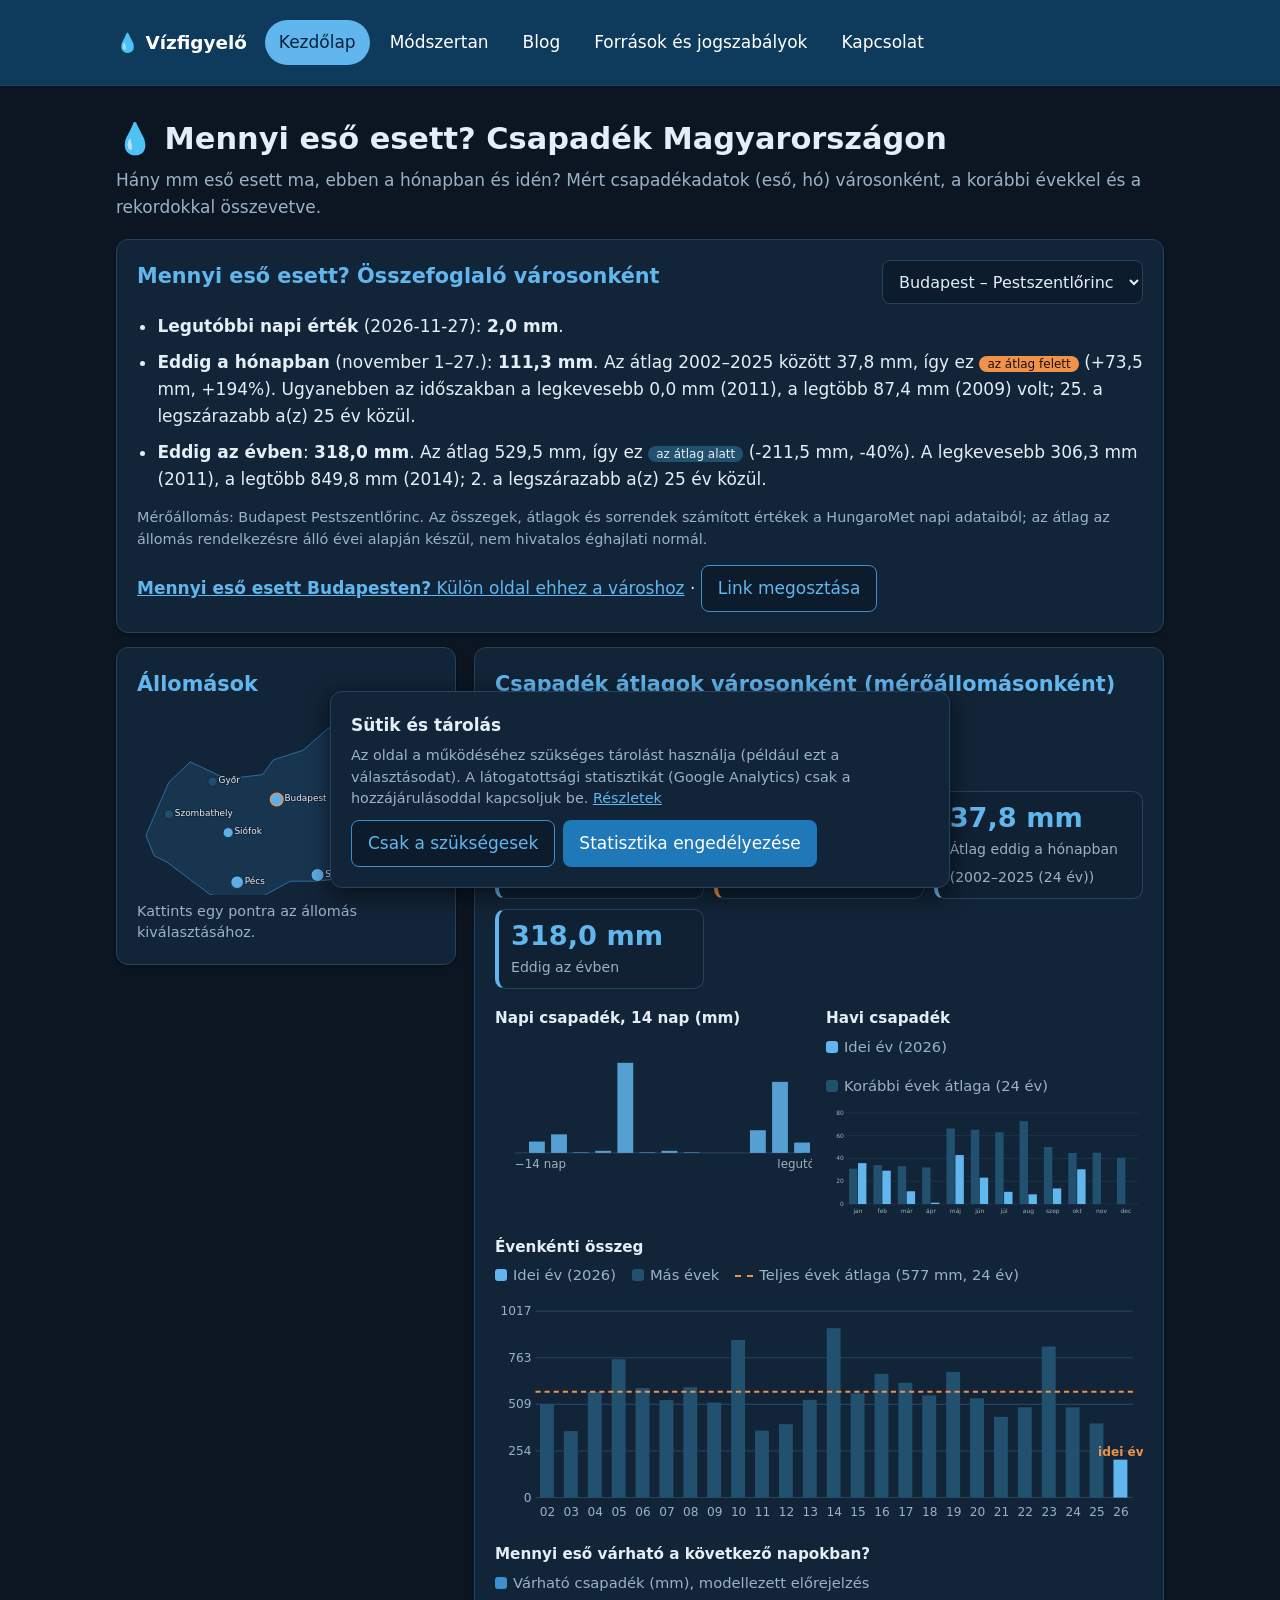
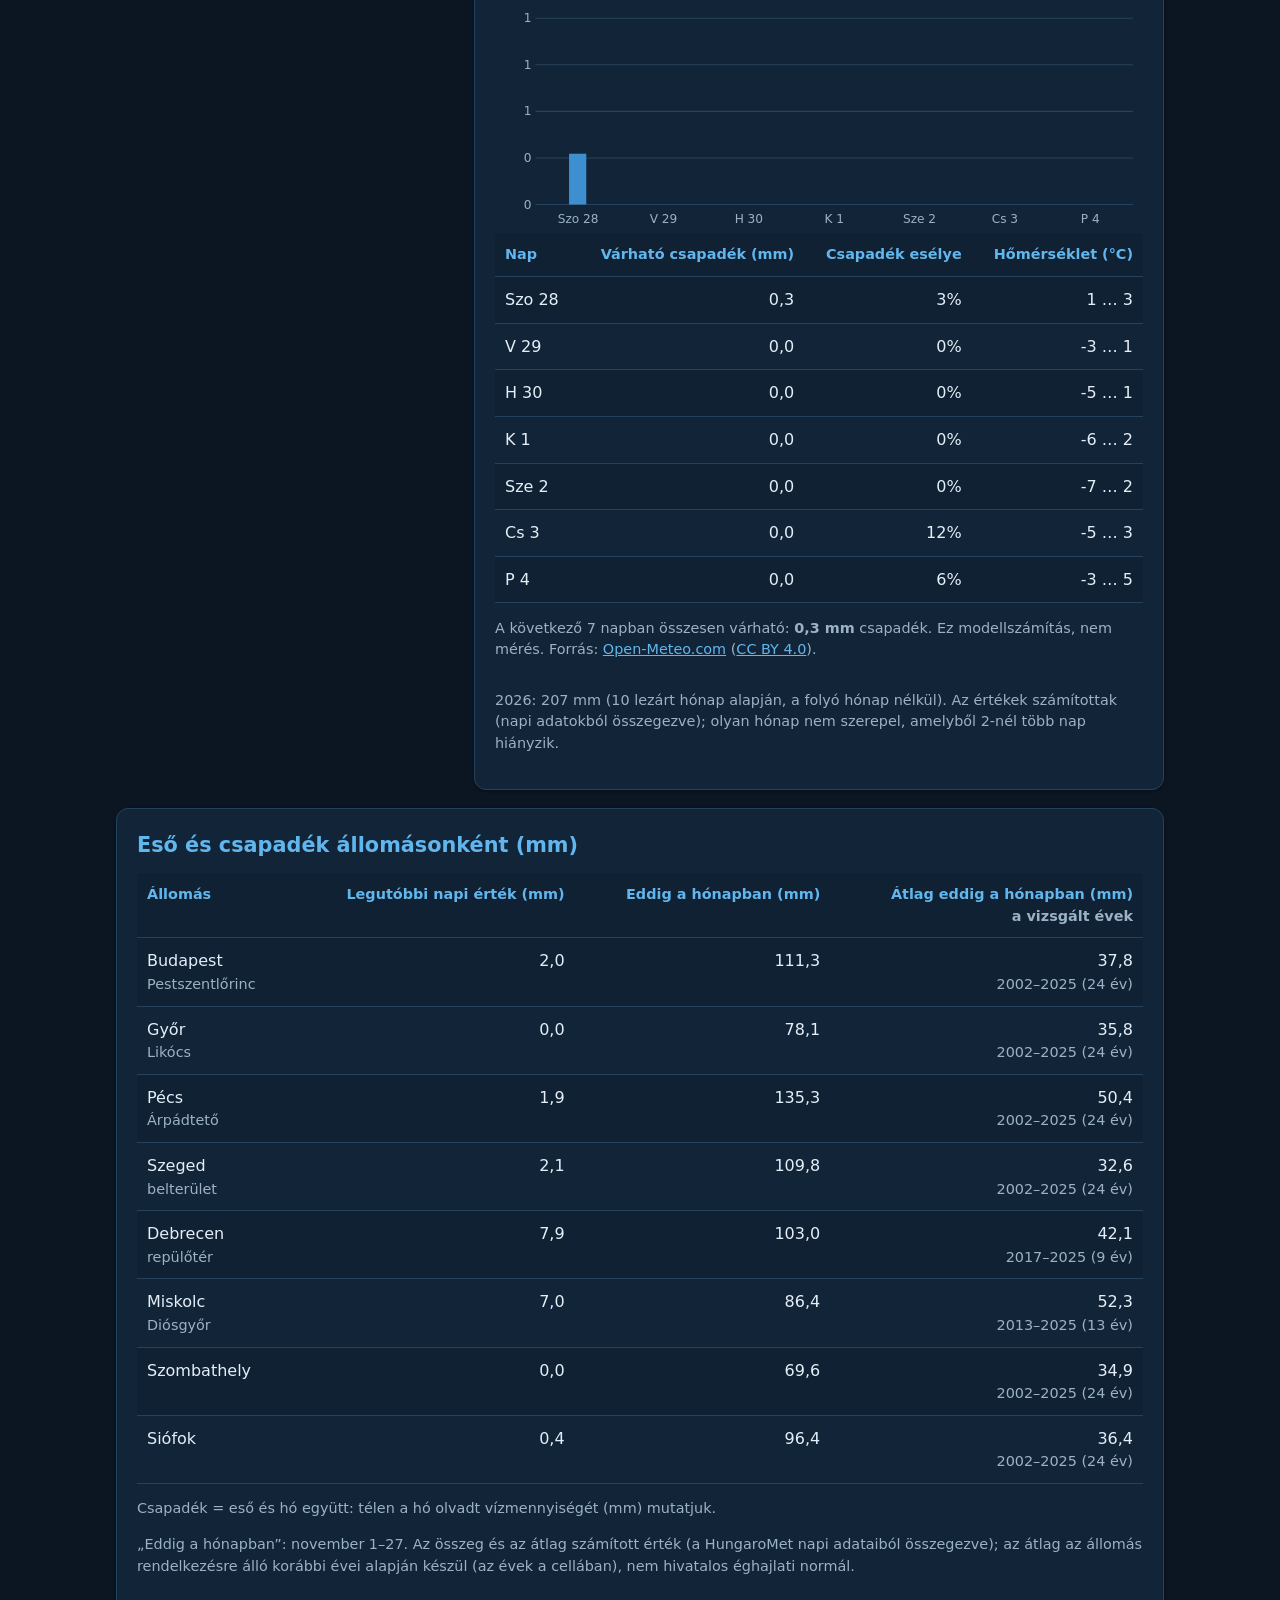
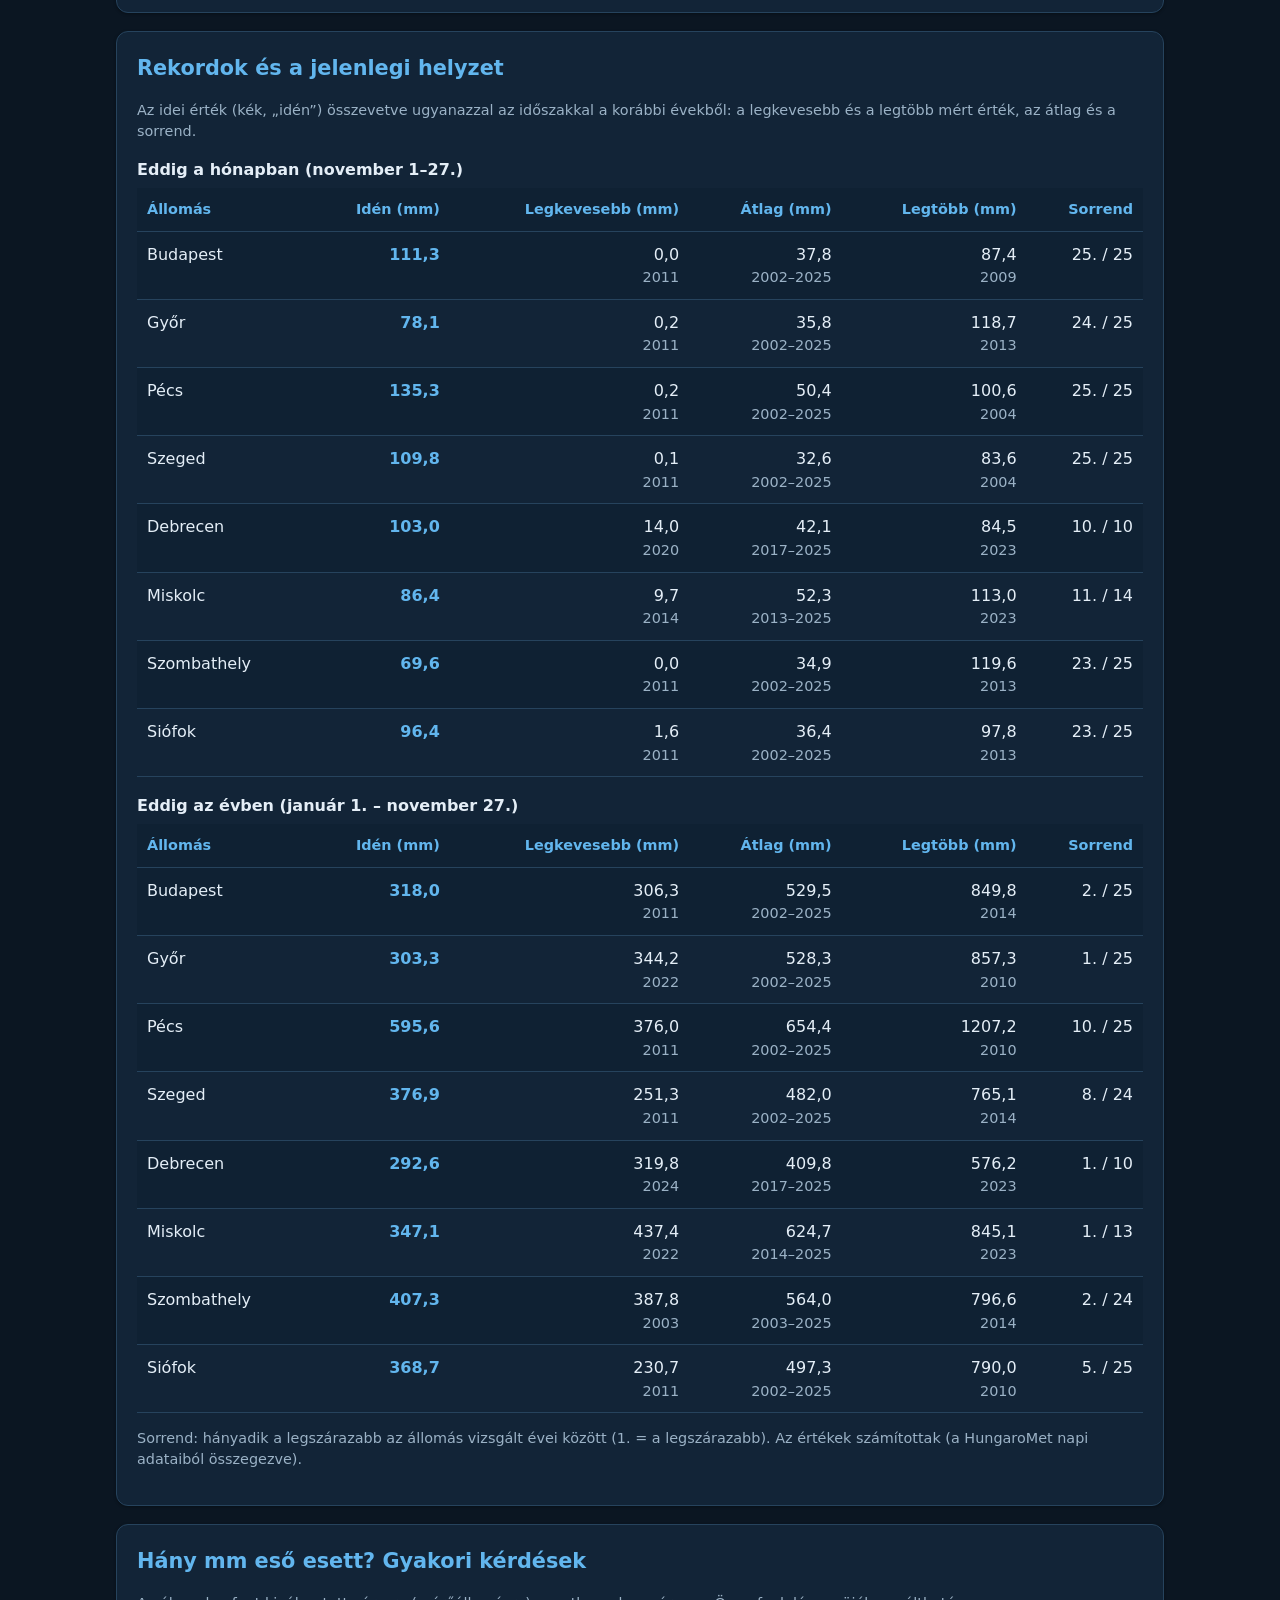
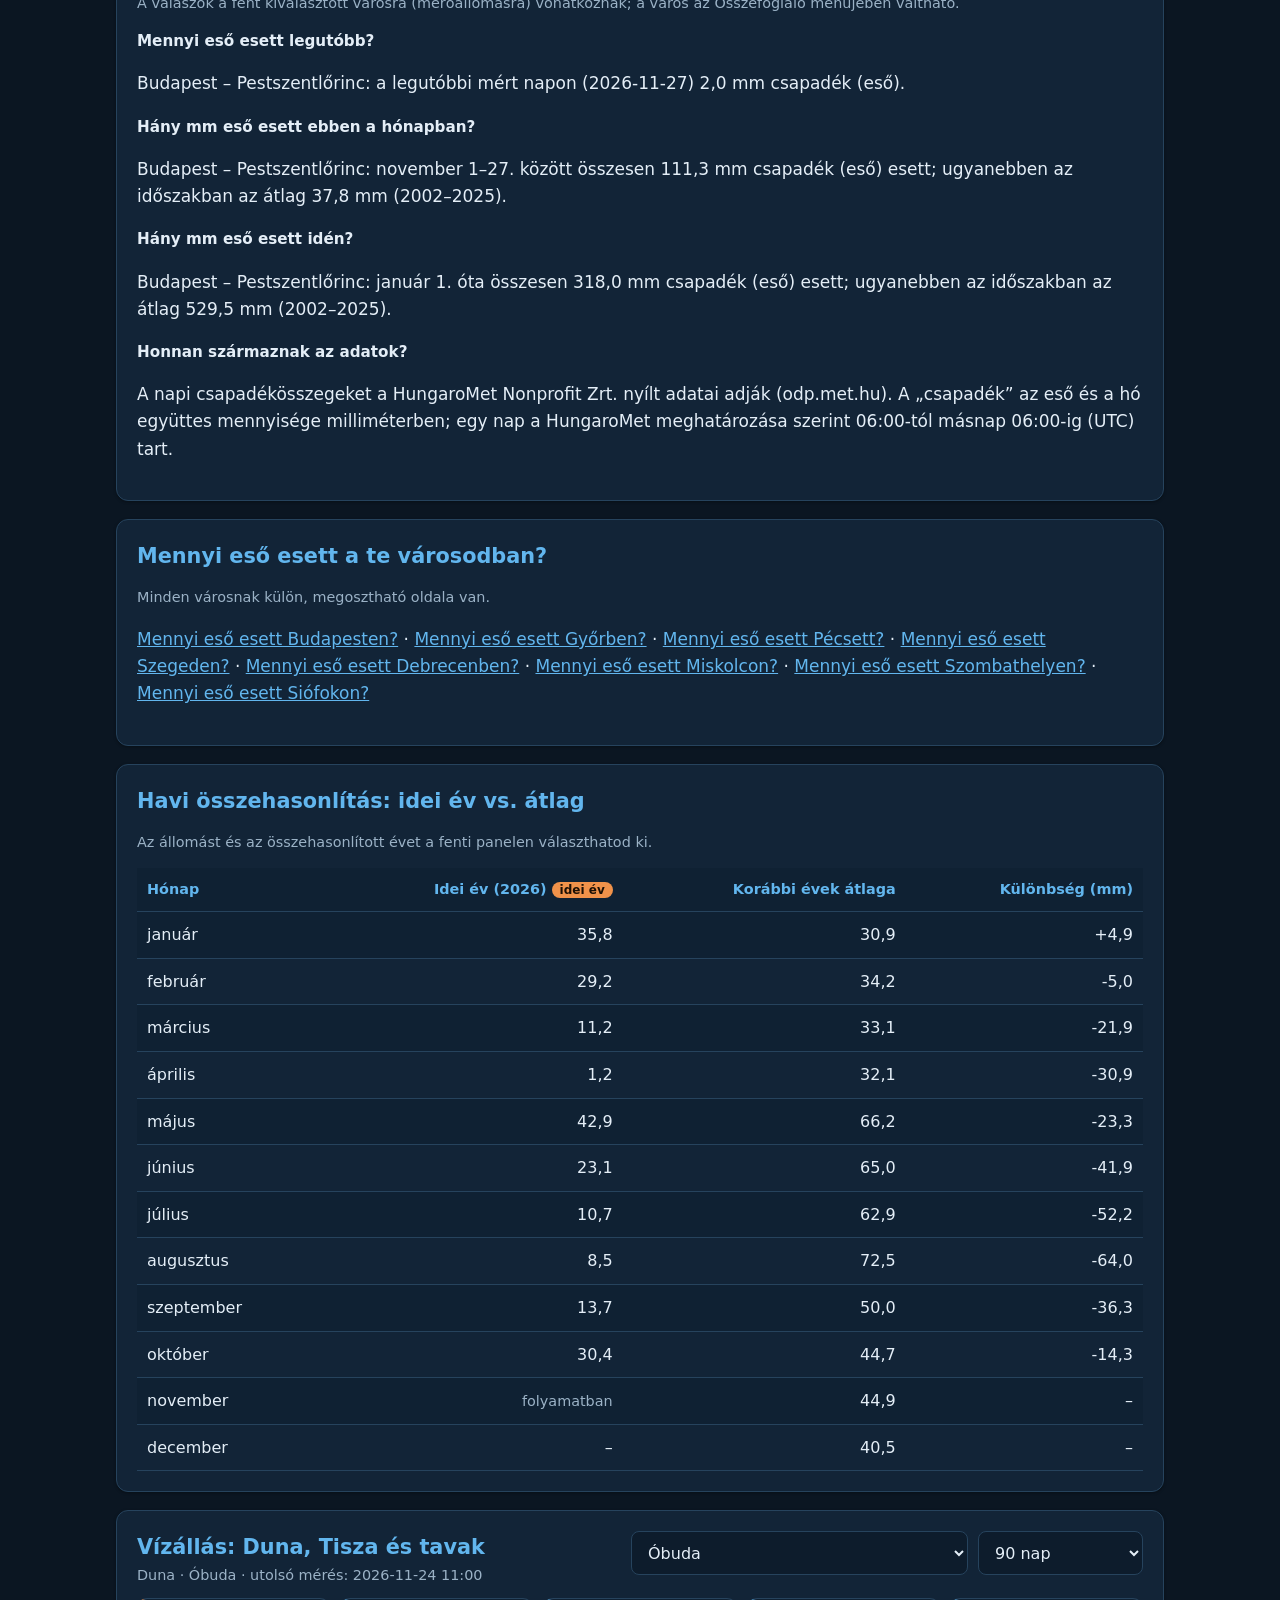
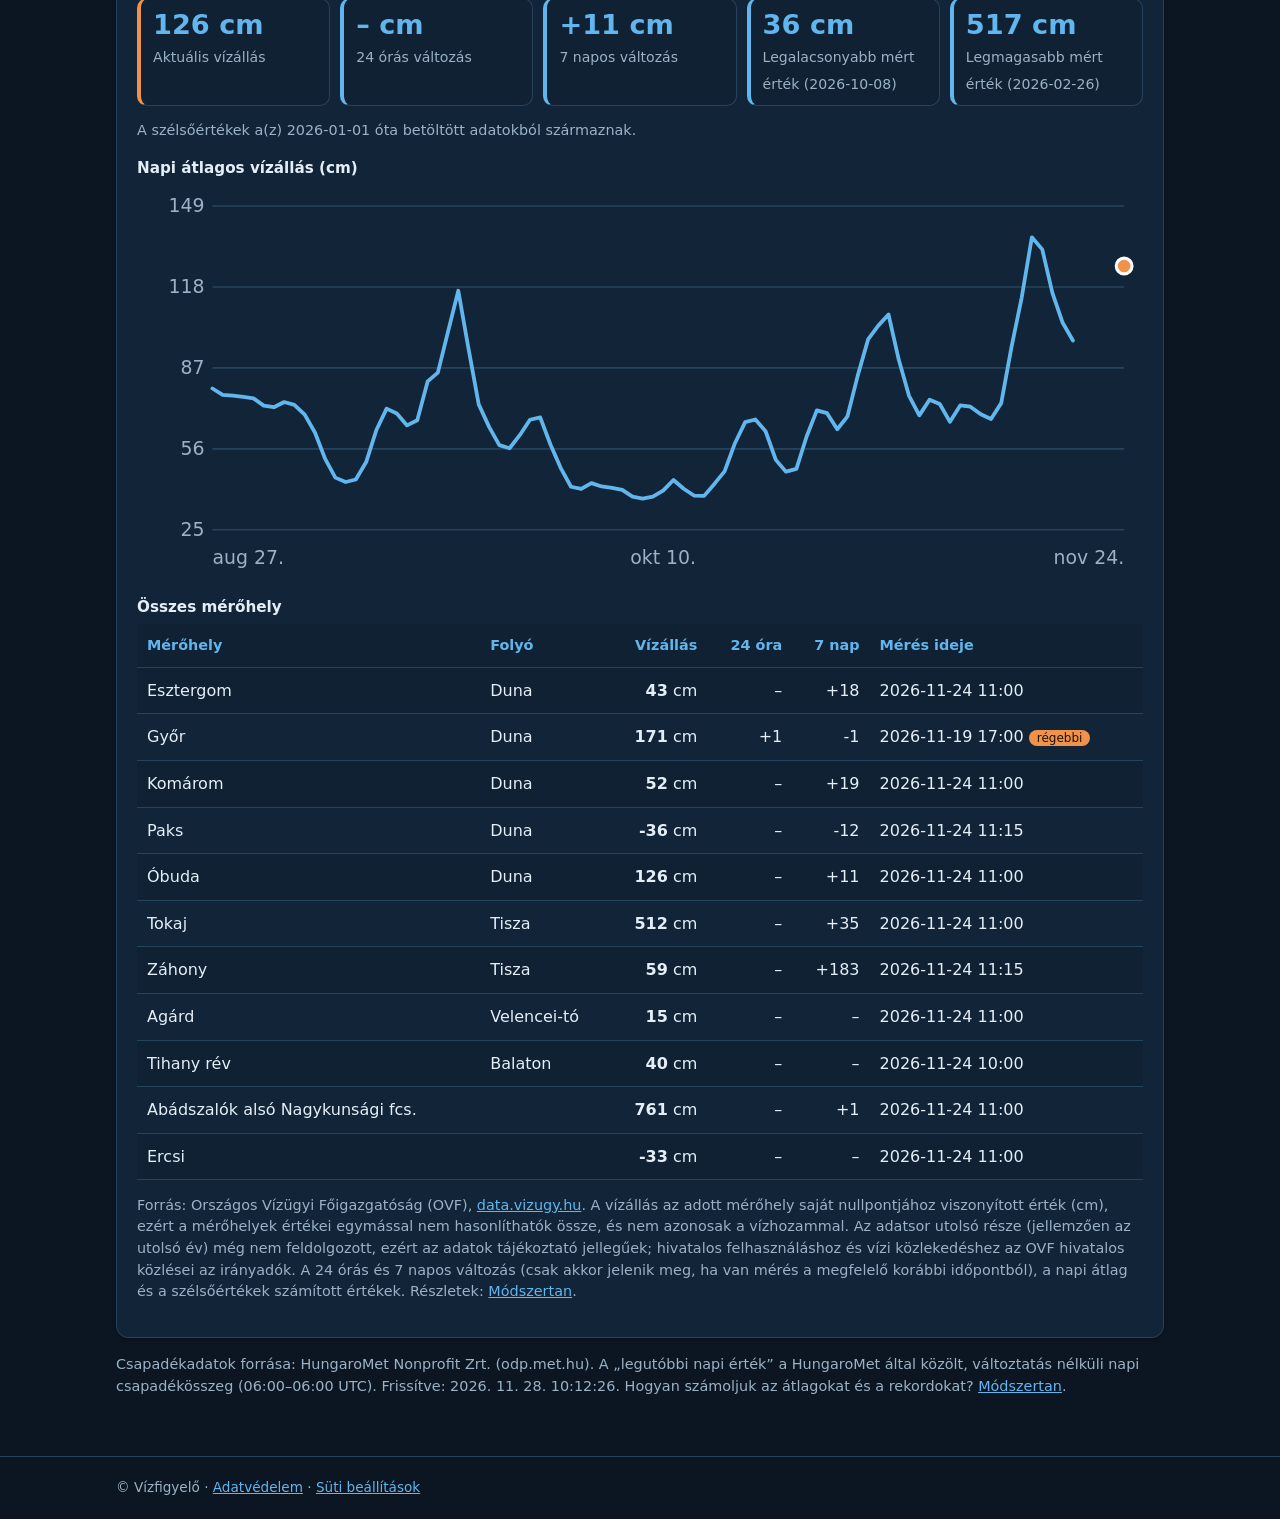
<file: index.html>
<!DOCTYPE html>
<html lang="hu">
<head>
<meta charset="utf-8">
<meta name="viewport" content="width=device-width, initial-scale=1">
<title>Mennyi eső esett? Csapadék Magyarországon – Vízfigyelő</title>
<meta name="description" content="Mennyi eső esett, hány mm eső esett ma, e hónapban és idén? Mért csapadékadatok városonként a HungaroMet adataiból, a korábbi évek átlagával és rekordjaival összevetve.">
<link rel="canonical" href="https://vizesmagyarorszag.hu/">
<meta property="og:type" content="website">
<meta property="og:locale" content="hu_HU">
<meta property="og:title" content="Mennyi eső esett? Csapadék Magyarországon – Vízfigyelő">
<meta property="og:description" content="Hány mm eső esett? Mért csapadékadatok városonként, átlagokkal és rekordokkal.">
<meta property="og:url" content="https://vizesmagyarorszag.hu/">
<link rel="stylesheet" href="assets/site.css">
</head>
<body>
<main class="w">
<h1>💧 Mennyi eső esett? Csapadék Magyarországon</h1>
<p class="sub">Hány mm eső esett ma, ebben a hónapban és idén? Mért csapadékadatok (eső, hó) városonként, a korábbi évekkel és a rekordokkal összevetve.</p>
<div class="demo" id="demo"><b>Demó adatok.</b> A számok mintaadatok, nem valós mérések.</div>

<div class="card" id="sumc">
 <div class="phead">
  <h2>Mennyi eső esett? Összefoglaló városonként</h2>
  <div class="ctl"><select id="ss" aria-label="Város kiválasztása"></select></div>
 </div>
 <div id="sm"></div>
</div>

<div class="top">
 <div class="card"><h2>Állomások</h2><svg id="map" viewBox="0 0 700 430" role="img" aria-label="Magyarország térképe mérőállomásokkal"></svg><p class="note" style="margin:6px 0 0">Kattints egy pontra az állomás kiválasztásához.</p></div>
 <div class="card" id="panel">
  <div class="phead">
   <div><h2 id="dt">Csapadék átlagok városonként (mérőállomásonként)</h2><div id="dm" class="note"></div></div>
   <div class="ctl"><select id="cs" aria-label="Állomás"></select><select id="cy" aria-label="Összehasonlított év"></select></div>
  </div>
  <div class="tiles" id="tl"></div>
  <div class="charts">
   <div><h3>Napi csapadék, 14 nap (mm)</h3><svg id="ch" viewBox="0 0 320 140"></svg><div class="note" id="dn"></div></div>
   <div><h3>Havi csapadék</h3><div class="legend" id="lg1"></div><div id="c1"></div></div>
   <div class="wide"><h3>Évenkénti összeg</h3><div class="legend" id="lg2"></div><div id="c2"></div></div>
   <div class="wide" id="fcw" hidden><h3>Mennyi eső várható a következő napokban?</h3><div id="fcb"></div></div>
  </div>
  <p class="note" id="cn"></p>
 </div>
</div>

<div class="card">
 <h2>Eső és csapadék állomásonként (mm)</h2>
 <div class="sc"><table id="tb"></table></div>
 <p class="note">Csapadék = eső és hó együtt: télen a hó olvadt vízmennyiségét (mm) mutatjuk.</p>
 <p class="note" id="tn"></p>
</div>

<div class="card">
 <h2>Rekordok és a jelenlegi helyzet</h2>
 <p class="note">Az idei érték (kék, „idén”) összevetve ugyanazzal az időszakkal a korábbi évekből: a legkevesebb és a legtöbb mért érték, az átlag és a sorrend.</p>
 <h3 id="r1t" style="font-size:1rem;margin:.8em 0 .3em"></h3>
 <div class="sc"><table id="r1"></table></div>
 <h3 id="r2t" style="font-size:1rem;margin:1em 0 .3em"></h3>
 <div class="sc"><table id="r2"></table></div>
 <p class="note">Sorrend: hányadik a legszárazabb az állomás vizsgált évei között (1. = a legszárazabb). Az értékek számítottak (a HungaroMet napi adataiból összegezve).</p>
</div>

<div class="card" id="faqc">
 <h2>Hány mm eső esett? Gyakori kérdések</h2>
 <p class="note">A válaszok a fent kiválasztott városra (mérőállomásra) vonatkoznak; a város az Összefoglaló menüjében váltható.</p>
 <div id="faq"></div>
 <h3>Honnan származnak az adatok?</h3>
 <p>A napi csapadékösszegeket a HungaroMet Nonprofit Zrt. nyílt adatai adják (odp.met.hu). A „csapadék” az eső és a hó együttes mennyisége milliméterben; egy nap a HungaroMet meghatározása szerint 06:00-tól másnap 06:00-ig (UTC) tart.</p>
</div>

<div class="card" id="citc">
 <h2>Mennyi eső esett a te városodban?</h2>
 <p class="note">Minden városnak külön, megosztható oldala van.</p>
 <p id="citl"><!--CITIES--><a href="eso/budapest.html">Mennyi eső esett Budapesten?</a> · <a href="eso/gyor.html">Mennyi eső esett Győrben?</a> · <a href="eso/pecs.html">Mennyi eső esett Pécsett?</a> · <a href="eso/szeged.html">Mennyi eső esett Szegeden?</a> · <a href="eso/debrecen.html">Mennyi eső esett Debrecenben?</a> · <a href="eso/miskolc.html">Mennyi eső esett Miskolcon?</a> · <a href="eso/szombathely.html">Mennyi eső esett Szombathelyen?</a> · <a href="eso/siofok.html">Mennyi eső esett Siófokon?</a><!--/CITIES--></p>
</div>

<div class="card" id="cmpc">
 <h2>Havi összehasonlítás: idei év vs. átlag</h2>
 <p class="note">Az állomást és az összehasonlított évet a fenti panelen választhatod ki.</p>
 <div class="sc"><table id="mt"></table></div>
</div>

<div class="card" id="vz" hidden>
 <div class="phead">
  <div><h2>Vízállás: Duna, Tisza és tavak</h2><div class="note" id="vsub"></div></div>
  <div class="ctl"><select id="vs" aria-label="Mérőhely"></select><select id="vp" aria-label="Időszak"><option value="30">30 nap</option><option value="90" selected>90 nap</option><option value="all">Az év eleje óta</option></select></div>
 </div>
 <div class="tiles" id="vtl"></div>
 <div id="vnote"></div>
 <div id="vch"></div>
 <h3 style="margin:1.2em 0 .3em">Összes mérőhely</h3>
 <div class="sc"><table id="vt"></table></div>
 <p class="note" id="vn"></p>
</div>

<p class="note" style="margin-top:16px">Csapadékadatok forrása: HungaroMet Nonprofit Zrt. (odp.met.hu). A „legutóbbi napi érték” a HungaroMet által közölt, változtatás nélküli napi csapadékösszeg (06:00–06:00 UTC). Frissítve: <span id="up"></span>. Hogyan számoljuk az átlagokat és a rekordokat? <a href="modszertan.html">Módszertan</a>.</p>
</main>

<script src="assets/common.js"></script>
<script>
const DEMO={updated:"2026-11-18T12:00:00+01:00",demo:true,stations:[
 {n:"Budapest",lo:19.04,la:47.5,last:0.0,lastDate:"2026-11-17",daily:[0,0,0.2,0,0,0,0,0,1.1,0,0,0,0,0]},
 {n:"Győr",lo:17.63,la:47.69,last:1.8,lastDate:"2026-11-17",daily:[0,0,0,0,0.4,0,0,0,0,2.3,0,0,0,1.8]},
 {n:"Pécs",lo:18.23,la:46.07,last:0.0,lastDate:"2026-11-17",daily:[0,0,0,0,0,0,0,0.6,0,0,0,0,0,0]},
 {n:"Szeged",lo:20.15,la:46.25,last:0.0,lastDate:"2026-11-17",daily:[0,0,0,0,0,0,0,0,0,0,0.2,0,0,0]},
 {n:"Debrecen",lo:21.63,la:47.53,last:0.4,lastDate:"2026-11-17",daily:[0,0,0,0,0,0.8,0,0,0,0,0,1.2,0,0.4]},
 {n:"Miskolc",lo:20.78,la:48.1,last:2.6,lastDate:"2026-11-17",daily:[0,0,0,1.0,0,0,0,0,3.4,0,0,0,0,2.6]}]};
(function(){const N=[37,32,33,38,58,66,62,55,48,42,48,43],S=[3.2,6.5,1.1,0.8,4.0,9.9],A=[22.4,26.0,24.1,18.3,25.6,33.2],T=[310,356,298,402,330,288];
 DEMO.stations.forEach((s,i)=>{let x=i*977+13;const r=()=>(x=(x*9301+49297)%233280)/233280,Y={};
  for(let y=2012;y<=2026;y++)Y[y]=N.map((n,m)=>(y===2026&&m>=10)?null:Math.round(n*(.4+r()*1.3)*10)/10);
  s.years=Y;s.mtd={sum:S[i],days:18,month:11,year:2026};s.ytd={sum:T[i],days:322,year:2026};
  s.mtdAvg=A[i];s.mtdAvgN=14;s.mtdAvgFrom=2012;s.mtdAvgTo=2025;
  s.mtdStats={avg:A[i],n:14,from:2012,to:2025,min:{y:2013,v:1.2},max:{y:2019,v:71.4},rank:3+i,of:15};
  s.ytdStats={avg:520,n:14,from:2012,to:2025,min:{y:2022,v:301.5},max:{y:2014,v:760.2},rank:2+i,of:15}});})();
// ---------------------------------------------------------------------
const OUT=[[16.11,46.87],[16.45,47.4],[16.65,47.7],[17.15,48.02],[18.0,47.75],[18.85,47.82],[19.1,48.05],[19.8,48.2],[20.4,48.55],[21.4,48.55],[22.15,48.4],[22.9,48.4],[22.9,47.95],[22.4,47.75],[22.0,47.5],[21.7,46.9],[21.3,46.4],[20.8,46.2],[20.1,46.15],[19.5,46.15],[18.9,45.93],[18.4,45.78],[17.6,45.95],[16.6,46.45],[16.3,46.55]];
const P=(lo,la)=>[(lo-16)*100+10,(48.7-la)*150+15];
const NS="http://www.w3.org/2000/svg";
let DATA=DEMO,sel=null,csi=0,cyr=null;

function map(){
 const m=el("map");m.innerHTML="";
 const poly=document.createElementNS(NS,"polygon");poly.setAttribute("class","land");
 poly.setAttribute("points",OUT.map(p=>P(...p).join(",")).join(" "));m.appendChild(poly);
 DATA.stations.forEach((s,i)=>{
  const [x,y]=P(s.lo,s.la),r=11+Math.min(s.last||0,10)*2;
  const c=document.createElementNS(NS,"circle");
  c.setAttribute("cx",x);c.setAttribute("cy",y);c.setAttribute("r",r);
  c.style.fill=s.last>0?"var(--ac)":"var(--ac3)";c.setAttribute("fill-opacity",".95");
  c.setAttribute("class","dot"+(sel===i?" sel":""));
  c.onclick=()=>pick(i);
  const t=document.createElementNS(NS,"title");t.textContent=s.n+": "+f(s.last)+" mm";c.appendChild(t);m.appendChild(c);
  const l=document.createElementNS(NS,"text");l.setAttribute("x",x+r+3);l.setAttribute("y",y+4);l.setAttribute("class","lblm");l.textContent=s.n;m.appendChild(l);
 });
}
function table(){
 el("tb").innerHTML="<tr><th>Állomás</th><th class=n>Legutóbbi napi érték (mm)</th><th class=n>Eddig a hónapban (mm)</th><th class=n>Átlag eddig a hónapban (mm)<div class=note>a vizsgált évek</div></th></tr>"+
  DATA.stations.map((s,i)=>`<tr class="r" data-i="${i}"><td>${esc(s.n)}${s.hmName?`<div class=note>${esc(lbl(s).slice(s.n.length+3)||"")}</div>`:""}</td><td class=n>${f(s.last)}</td><td class=n>${f(s.mtd&&s.mtd.sum)}</td><td class=n>${f(s.mtdAvg)}<div class=note>${yrs(s)}</div></td></tr>`).join("");
 el("tb").querySelectorAll("tr.r").forEach(r=>r.onclick=()=>pick(+r.dataset.i));
 const m=DATA.stations.find(s=>s.mtd);
 el("tn").textContent=m?`„Eddig a hónapban”: ${MN[m.mtd.month-1]} 1–${m.mtd.days}. Az összeg és az átlag számított érték (a HungaroMet napi adataiból összegezve); az átlag az állomás rendelkezésre álló korábbi évei alapján készül (az évek a cellában), nem hivatalos éghajlati normál.`:"";
}
function recs(){
 const m=DATA.stations.find(s=>s.mtd&&s.mtdStats)||DATA.stations.find(s=>s.mtd);
 const head=l=>`<tr><th>Állomás</th><th class=n>Idén (mm)</th><th class=n>Legkevesebb (mm)</th><th class=n>Átlag (mm)</th><th class=n>Legtöbb (mm)</th><th class=n>Sorrend</th></tr>`;
 const rows=(k,cur)=>DATA.stations.filter(s=>s[k+"Stats"]&&s[k]).map(s=>{const t=s[k+"Stats"];
  return `<tr><td>${esc(s.n)}</td><td class=n><b style="color:var(--ac)">${f(cur(s))}</b></td><td class=n>${f(t.min.v)}<div class=note>${t.min.y}</div></td><td class=n>${f(t.avg)}<div class=note>${t.from}–${t.to}</div></td><td class=n>${f(t.max.v)}<div class=note>${t.max.y}</div></td><td class=n>${t.rank}. / ${t.of}</td></tr>`}).join("");
 const a=rows("mtd",s=>s.mtd.sum),b=rows("ytd",s=>s.ytd.sum);
 el("r1t").textContent=m?`Eddig a hónapban (${MN[m.mtd.month-1]} 1–${m.mtd.days}.)`:"";
 el("r2t").textContent=m&&m.ytd?`Eddig az évben (január 1. – ${MN[m.mtd.month-1]} ${m.mtd.days}.)`:"";
 el("r1").innerHTML=a?head()+a:"<tr><td class=note>Még nincs elég hosszú adatsor.</td></tr>";
 el("r2").innerHTML=b?head()+b:"<tr><td class=note>Még nincs elég hosszú adatsor.</td></tr>";
}
function detail(){
 const ch=el("ch");ch.innerHTML="";el("tl").innerHTML="";
 if(sel===null)return;
 const s=DATA.stations[sel];
 el("dm").textContent=lbl(s)+(s.lastDate?" · legutóbbi adat: "+s.lastDate:"");
 const T=[["Legutóbbi napi érték",f(s.last)+" mm",""]];
 if(s.mtd)T.push(["Eddig a hónapban",f(s.mtd.sum)+" mm","hl"],["Átlag eddig a hónapban"+(yrs(s)?" ("+yrs(s)+")":""),f(s.mtdAvg)+" mm",""]);
 if(s.ytd)T.push(["Eddig az évben",f(s.ytd.sum)+" mm",""]);
 el("tl").innerHTML=T.map(t=>`<div class="tile ${t[2]}"><b>${t[1]}</b><span>${esc(t[0])}</span></div>`).join("");
 const d=s.daily.map(v=>v||0),mx=Math.max(...d,1)*1.1,X=i=>20+i*(290/13),Y=v=>120-v/mx*100;
 ch.innerHTML=`<line x1="20" y1="120" x2="310" y2="120" stroke="var(--bd)"/>`+d.map((v,i)=>`<rect x="${X(i)-8}" y="${Y(v)}" width="16" height="${120-Y(v)}" style="fill:var(--ac)" opacity=".85"/>`).join("")+
  `<text x="20" y="135" class="lbl" style="fill:var(--mu)">−14 nap</text><text x="285" y="135" class="lbl" style="fill:var(--mu)">legutóbbi</text>`;
 summary();faq();fcRender();el("dn").innerHTML=DATA.demo?'<span class="tag">demó adat</span>':"";
}
function summary(){
 const ss=el("ss");
 ss.innerHTML=DATA.stations.map((s,i)=>`<option value="${i}"${i===sel?" selected":""}>${esc(lbl(s))}</option>`).join("");
 if(sel===null){el("sm").innerHTML="";return}
 const s=DATA.stations[sel],M=s.mtdStats,Yt=s.ytdStats,L=[];
 const rel=(cur,avg)=>{if(avg==null||!avg)return null;const p=(cur-avg)/avg*100,d=cur-avg;
  const w=Math.abs(p)<=10?["az átlag körül","tag"]:p>0?["az átlag felett","tag now"]:["az átlag alatt","tag"];
  return `<span class="${w[1]}">${w[0]}</span> (${d>0?"+":""}${f(d)} mm, ${p>0?"+":""}${f(p,0)}%)`};
 L.push(`<b>Legutóbbi napi érték</b> (${esc(s.lastDate||"–")}): <b>${f(s.last)} mm</b>.`);
 if(s.mtd){let t=`<b>Eddig a hónapban</b> (${MN[s.mtd.month-1]} 1–${s.mtd.days}.): <b>${f(s.mtd.sum)} mm</b>`;
  if(M){t+=`. Az átlag ${M.from}–${M.to} között ${f(M.avg)} mm, így ez ${rel(s.mtd.sum,M.avg)}.`;
   t+=` Ugyanebben az időszakban a legkevesebb ${f(M.min.v)} mm (${M.min.y}), a legtöbb ${f(M.max.v)} mm (${M.max.y}) volt; ${M.rank}. a legszárazabb a(z) ${M.of} év közül.`}
  else t+=". Az átlaghoz még nincs elég hosszú adatsor.";L.push(t)}
 if(s.ytd){let t=`<b>Eddig az évben</b>: <b>${f(s.ytd.sum)} mm</b>`;
  if(Yt){t+=`. Az átlag ${f(Yt.avg)} mm, így ez ${rel(s.ytd.sum,Yt.avg)}.`;
   t+=` A legkevesebb ${f(Yt.min.v)} mm (${Yt.min.y}), a legtöbb ${f(Yt.max.v)} mm (${Yt.max.y}); ${Yt.rank}. a legszárazabb a(z) ${Yt.of} év közül.`}
  else t+=". Az átlaghoz még nincs elég hosszú adatsor.";L.push(t)}
 el("sm").innerHTML="<ul style='margin:.4em 0 0;padding-left:1.2em'>"+L.map(x=>`<li style="margin:.5em 0">${x}</li>`).join("")+"</ul>"+
  `<p class="note">${s.hmName?"Mérőállomás: "+esc(s.hmName)+". ":""}Az összegek, átlagok és sorrendek számított értékek a HungaroMet napi adataiból; az átlag az állomás rendelkezésre álló évei alapján készül, nem hivatalos éghajlati normál.${DATA.demo?' <span class="tag">demó adat</span>':""}</p>`+
  (s.slug?`<p style="margin:.6em 0 0"><a href="eso/${esc(s.slug)}.html"><b>Mennyi eső esett ${esc(s.loc||s.n)}?</b> Külön oldal ehhez a városhoz</a> · <button class="btn alt" id="shm" type="button">Link megosztása</button> <span class="note" id="shs" role="status"></span></p>`:"");
 if(s.slug)shareButton(el("shm"),el("shs"),new URL("eso/"+s.slug+".html",location.href).href,s.n+" – Mennyi eső esett?");
}
function faq(){
 if(sel===null){el("faq").innerHTML="";return}
 const s=DATA.stations[sel],P=lbl(s);
 const mm=x=>x==null?"nincs adat":(x===0?"nem esett eső (0 mm)":f(x)+" mm csapadék (eső)");
 const Q=[["Mennyi eső esett legutóbb?",`${P}: a legutóbbi mért napon (${esc(s.lastDate||"–")}) ${mm(s.last)}.`]];
 if(s.mtd)Q.push(["Hány mm eső esett ebben a hónapban?",`${P}: ${MN[s.mtd.month-1]} 1–${s.mtd.days}. között összesen ${f(s.mtd.sum)} mm csapadék (eső) esett`+(s.mtdAvg!=null?`; ugyanebben az időszakban az átlag ${f(s.mtdAvg)} mm (${s.mtdAvgFrom}–${s.mtdAvgTo}).`:".")]);
 if(s.ytd)Q.push(["Hány mm eső esett idén?",`${P}: január 1. óta összesen ${f(s.ytd.sum)} mm csapadék (eső) esett`+(s.ytdStats?`; ugyanebben az időszakban az átlag ${f(s.ytdStats.avg)} mm (${s.ytdStats.from}–${s.ytdStats.to}).`:".")]);
 el("faq").innerHTML=Q.map(q=>`<h3>${q[0]}</h3><p>${q[1]}</p>`).join("")+(DATA.demo?'<p class="note"><span class="tag">demó adat</span></p>':"");
}
function cmp(){
 el("cs").innerHTML=DATA.stations.map((s,i)=>`<option value="${i}"${i===csi?" selected":""}>${esc(lbl(s))}</option>`).join("");
 const s=DATA.stations[csi],Y=s.years||{},ys=Object.keys(Y).sort();
 if(!ys.length){["c1","c2","mt","lg1","lg2"].forEach(i=>el(i).innerHTML="");el("c1").innerHTML="<p class='sub'>Még nincs elég adat az összehasonlításhoz.</p>";el("cn").textContent="";el("cy").innerHTML="";return}
 const curY=String(s.mtd&&s.mtd.year||ys[ys.length-1]);
 if(cyr==null||!Y[cyr])cyr=Y[curY]?curY:ys[ys.length-1];
 const isCur=cyr===curY;
 el("cy").innerHTML=ys.slice().reverse().map(y=>`<option value="${y}"${y===cyr?" selected":""}>${y}${y===curY?" (idei év)":""}</option>`).join("");
 const others=ys.filter(y=>y!==cyr);
 const avg=MS.map((_,m)=>{const v=others.map(y=>Y[y][m]).filter(x=>x!=null);return v.length>=3?sum(v)/v.length:null});
 const yl=isCur?"Idei év":"Kiválasztott év",al=isCur?"Korábbi évek átlaga":"A többi év átlaga";
 el("lg1").innerHTML=`<span><i style="background:var(--ac)"></i>${yl} (${cyr})</span><span><i style="background:var(--ac3)"></i>${al} (${others.length} év)</span>`;
 el("c1").innerHTML=barChart(MS,[{v:avg,c:"var(--ac3)"},{v:Y[cyr],c:"var(--ac)"}]);
 const cm=isCur&&s.mtd?s.mtd.month-1:-1;
 el("mt").innerHTML=`<tr><th>Hónap</th><th class=n>${yl} (${cyr}) ${isCur?'<span class="tag now">idei év</span>':""}</th><th class=n>${al}</th><th class=n>Különbség (mm)</th></tr>`+
  MN.map((mn,m)=>{const v=Y[cyr][m],a=avg[m],d=v!=null&&a!=null?v-a:null;
   return `<tr><td>${mn}</td><td class=n>${m===cm?'<span class="note">folyamatban</span>':f(v)}</td><td class=n>${f(a)}</td><td class=n>${d==null?"–":(d>0?"+":"")+f(d)}</td></tr>`}).join("");
 const full=y=>Y[y].every(x=>x!=null)?sum(Y[y]):null;
 const tot=ys.map(y=>full(y)!=null?full(y):(y===cyr?sum(Y[y].filter(x=>x!=null)):null));
 const fo=others.map(full).filter(x=>x!=null),avgT=fo.length?sum(fo)/fo.length:null;
 el("lg2").innerHTML=`<span><i style="background:var(--ac)"></i>${yl} (${cyr})</span><span><i style="background:var(--ac3)"></i>Más évek</span><span><i class="dash"></i>Teljes évek átlaga${avgT!=null?` (${f(avgT,0)} mm, ${fo.length} év)`:""}</span>`;
 el("c2").innerHTML=barChart(ys.map(y=>y.slice(2)),[{v:tot,c:ys.map(y=>y===cyr?"var(--ac)":"var(--ac3)")}],avgT,{i:ys.indexOf(cyr),t:isCur?"idei év":"kiv."});
 const done=Y[cyr].filter(x=>x!=null).length;
 el("cn").textContent=`${cyr}: ${f(sum(Y[cyr].filter(x=>x!=null)),0)} mm`+(done<12?` (${done} lezárt hónap alapján${isCur?", a folyó hónap nélkül":""})`:"")+`. Az értékek számítottak (napi adatokból összegezve); olyan hónap nem szerepel, amelyből 2-nél több nap hiányzik.`;
}
function pick(i){sel=i;csi=i;try{const sl=DATA.stations[i]&&DATA.stations[i].slug;if(sl)history.replaceState(null,"","#"+sl)}catch(e){}map();detail();cmp()}
el("ss").onchange=e=>pick(+e.target.value);
el("cs").onchange=e=>{csi=+e.target.value;cmp()};
el("cy").onchange=e=>{cyr=e.target.value;cmp()};

let FC=null;
function fcRender(){const s=sel===null?null:DATA.stations[sel],fc=FC&&s&&s.slug&&FC.stations&&FC.stations[s.slug];el("fcw").hidden=!fc;if(fc)el("fcb").innerHTML=forecastHtml(fc)}
let VZ=null,vzSel=0;
const vStale=(x)=>(new Date(VZ.updated.replace(" ","T"))-new Date(x.time.replace(" ","T")))/36e5>24;
function vzRender(){
 const v=VZ,g=v.gauges[vzSel],u=g.unit||"cm";
 const grp=[...new Set(v.gauges.map(x=>x.group))];
 el("vs").innerHTML=grp.map(G=>`<optgroup label="${esc(G)}">`+v.gauges.map((x,i)=>x.group===G?`<option value="${i}"${i===vzSel?" selected":""}>${esc(x.name)}</option>`:"").join("")+"</optgroup>").join("");
 const per=el("vp").value,n=v.dates.length,k=per==="all"?n:Math.min(+per,n);
 el("vsub").textContent=`${g.river?g.river+" · ":""}${g.name} · utolsó mérés: ${g.time}`;
 const stale=vStale(g),span=Math.round((new Date(g.time.replace(" ","T"))-new Date(g.from+"T00:00"))/864e5)+1,long=span>=30;
 const T=[["Aktuális vízállás",f(g.level,0)+" "+u,"hl"],["24 órás változás",sg(g.c24)+" "+u,""],["7 napos változás",sg(g.c7)+" "+u,""]];
 if(long)T.push(["Legalacsonyabb mért érték ("+g.min.t+")",f(g.min.v,0)+" "+u,""],["Legmagasabb mért érték ("+g.max.t+")",f(g.max.v,0)+" "+u,""]);
 el("vtl").innerHTML=T.map(t=>`<div class="tile ${t[2]}"><b>${t[1]}</b><span>${esc(t[0])}</span></div>`).join("");
 el("vnote").innerHTML=(stale?`<p class="note"><span class="tag now">régebbi adat</span> Ehhez a mérőhelyhez a legutóbbi betöltött adat időpontja ${esc(g.time)}, a többi mérőhelynél frissebb adat van.</p>`:"")+
  (long?`<p class="note">A szélsőértékek a(z) ${esc(g.from)} óta betöltött adatokból származnak.</p>`:`<p class="note">Ehhez a mérőhelyhez csak ${span} napnyi adat van betöltve, ezért szélsőértékeket nem mutatunk.</p>`);
 el("vch").innerHTML=`<h3>Napi átlagos vízállás (${u})</h3>`+lineChart(v.dates.slice(n-k),g.v.slice(n-k));
 el("vt").innerHTML="<tr><th>Mérőhely</th><th>Folyó</th><th class=n>Vízállás</th><th class=n>24 óra</th><th class=n>7 nap</th><th>Mérés ideje</th></tr>"+
  v.gauges.map((x,i)=>`<tr class="r" data-i="${i}"><td>${esc(x.name)}</td><td>${esc(x.river)}</td><td class=n><b>${f(x.level,0)}</b> ${esc(x.unit||"")}</td><td class=n>${sg(x.c24)}</td><td class=n>${sg(x.c7)}</td><td>${esc(x.time)}${vStale(x)?' <span class="tag now">régebbi</span>':""}</td></tr>`).join("");
 el("vt").querySelectorAll("tr.r").forEach(r=>r.onclick=()=>{vzSel=+r.dataset.i;vzRender()});
}
function vizugy(v){
 VZ=v;vzSel=Math.max(0,v.gauges.findIndex(x=>/Budapest|Óbuda/.test(x.name)));
 el("vs").onchange=e=>{vzSel=+e.target.value;vzRender()};el("vp").onchange=vzRender;
 el("vn").innerHTML=`Forrás: Országos Vízügyi Főigazgatóság (OVF), <a href="https://data.vizugy.hu" rel="noopener">data.vizugy.hu</a>. A vízállás az adott mérőhely saját nullpontjához viszonyított érték (cm), ezért a mérőhelyek értékei egymással nem hasonlíthatók össze, és nem azonosak a vízhozammal. Az adatsor utolsó része (jellemzően az utolsó év) még nem feldolgozott, ezért az adatok tájékoztató jellegűek; hivatalos felhasználáshoz és vízi közlekedéshez az OVF hivatalos közlései az irányadók. A 24 órás és 7 napos változás (csak akkor jelenik meg, ha van mérés a megfelelő korábbi időpontból), a napi átlag és a szélsőértékek számított értékek. Részletek: <a href="modszertan.html">Módszertan</a>.`;
 el("vz").hidden=false;vzRender();
}
function init(){
 el("demo").style.display=DATA.demo?"":"none";
 el("up").textContent=new Date(DATA.updated).toLocaleString("hu-HU")+(DATA.demo?" (demó)":"");
 const hi=DATA.stations.findIndex(s=>s.slug&&s.slug===location.hash.slice(1));if(hi>=0){sel=hi;csi=hi}
 if(sel===null&&DATA.stations.length){sel=0;csi=0}
 map();table();recs();detail();cmp();
}
fetch("data.json",{cache:"no-store"}).then(r=>r.ok?r.json():Promise.reject())
 .then(d=>{if(d&&d.stations&&d.stations.length)DATA=d}).catch(()=>{}).finally(init);
fetch("vizugy.json",{cache:"no-store"}).then(r=>r.ok?r.json():Promise.reject())
 .then(v=>{if(v&&v.gauges&&v.gauges.length)vizugy(v)}).catch(()=>{});
fetch("forecast.json",{cache:"no-store"}).then(r=>r.ok?r.json():Promise.reject())
 .then(F=>{if(F&&F.stations){FC=F;fcRender()}}).catch(()=>{});
</script>
<script src="assets/site.js"></script>
</body>
</html>
</file>
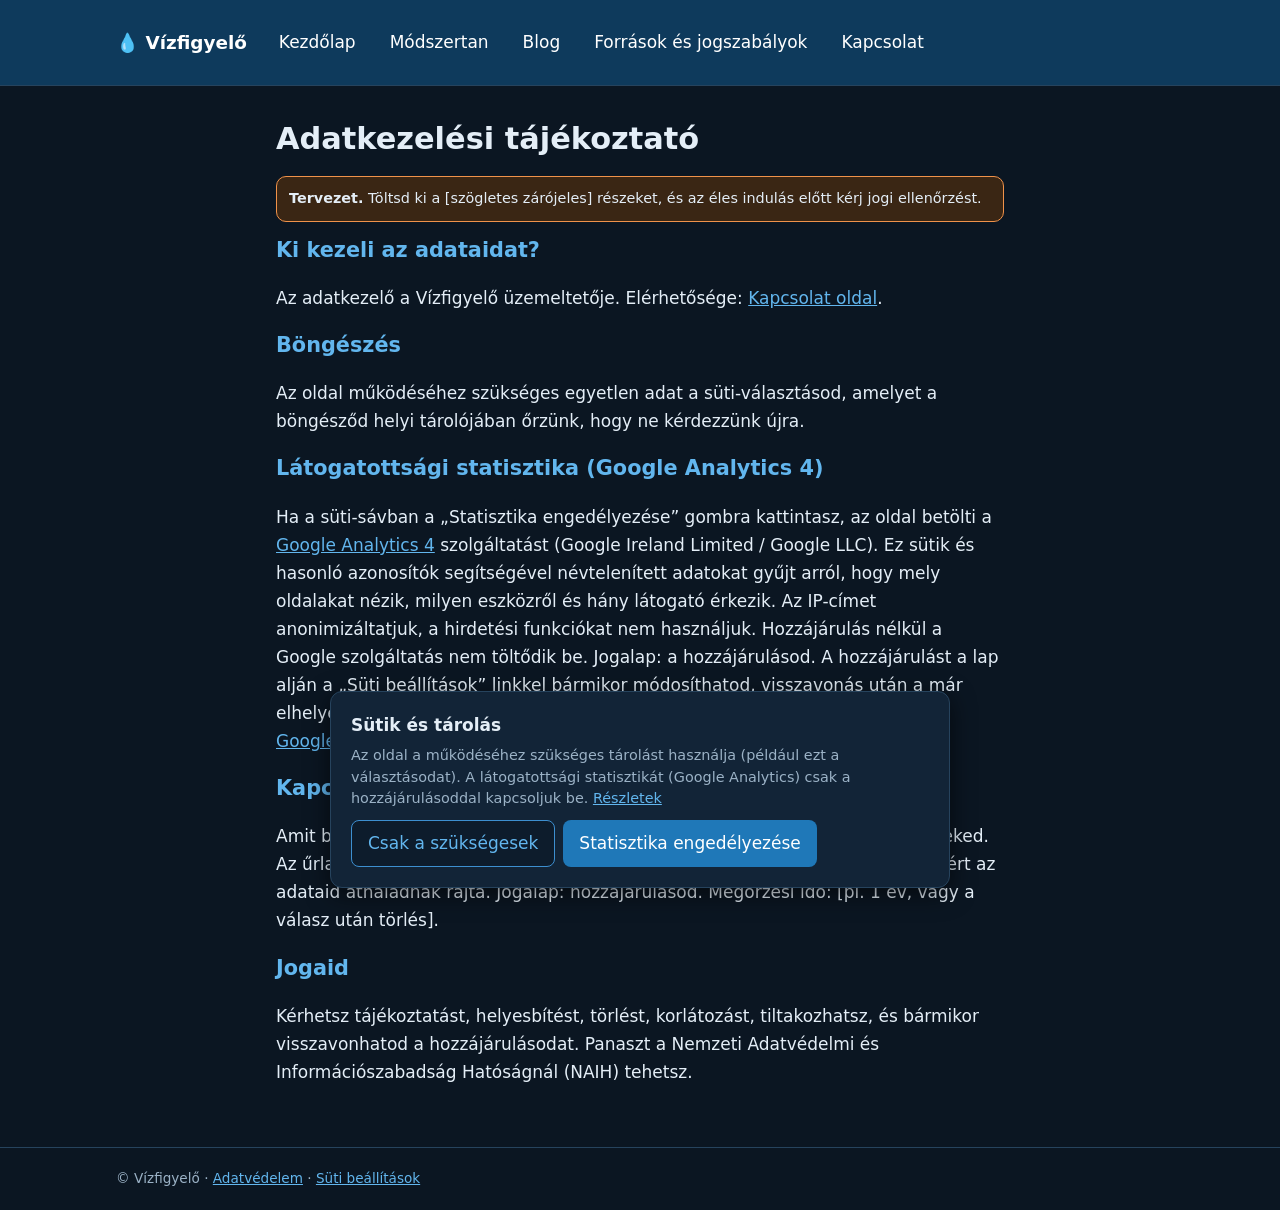
<file: adatvedelem.html>
<!DOCTYPE html>
<html lang="hu"><head><meta charset="utf-8"><meta name="viewport" content="width=device-width, initial-scale=1">
<title>Adatvédelem – Vízfigyelő</title><link rel="stylesheet" href="assets/site.css"></head>
<body><main class="w prose">
<h1>Adatkezelési tájékoztató</h1>
<p class="demo"><b>Tervezet.</b> Töltsd ki a [szögletes zárójeles] részeket, és az éles indulás előtt kérj jogi ellenőrzést.</p>
<h2>Ki kezeli az adataidat?</h2>
<p>Az adatkezelő a Vízfigyelő üzemeltetője. Elérhetősége: <a href="kapcsolat.html">Kapcsolat oldal</a>.</p>
<h2>Böngészés</h2>
<p>Az oldal működéséhez szükséges egyetlen adat a süti-választásod, amelyet a böngésződ helyi tárolójában őrzünk, hogy ne kérdezzünk újra.</p>
<h2>Látogatottsági statisztika (Google Analytics 4)</h2>
<p>Ha a süti-sávban a „Statisztika engedélyezése” gombra kattintasz, az oldal betölti a <a href="https://marketingplatform.google.com/about/analytics/" rel="noopener">Google Analytics 4</a> szolgáltatást (Google Ireland Limited / Google LLC). Ez sütik és hasonló azonosítók segítségével névtelenített adatokat gyűjt arról, hogy mely oldalakat nézik, milyen eszközről és hány látogató érkezik. Az IP-címet anonimizáltatjuk, a hirdetési funkciókat nem használjuk. Hozzájárulás nélkül a Google szolgáltatás nem töltődik be. Jogalap: a hozzájárulásod. A hozzájárulást a lap alján a „Süti beállítások” linkkel bármikor módosíthatod, visszavonás után a már elhelyezett sütiket a böngésző beállításaiban törölheted. További tájékoztató: <a href="https://policies.google.com/technologies/partner-sites" rel="noopener">Google: hogyan használja a Google az adatokat</a>.</p>
<h2>Kapcsolatfelvételi űrlap</h2>
<p>Amit beírsz (név, e-mail-cím, üzenet), azt arra használjuk, hogy válaszoljunk neked. Az űrlapot a [Formspree, Inc.] szolgáltatás továbbítja számunkra e-mailben, ezért az adataid áthaladnak rajta. Jogalap: hozzájárulásod. Megőrzési idő: [pl. 1 év, vagy a válasz után törlés].</p>
<h2>Jogaid</h2>
<p>Kérhetsz tájékoztatást, helyesbítést, törlést, korlátozást, tiltakozhatsz, és bármikor visszavonhatod a hozzájárulásodat. Panaszt a Nemzeti Adatvédelmi és Információszabadság Hatóságnál (NAIH) tehetsz.</p>
</main><script src="assets/site.js"></script></body></html>
</file>
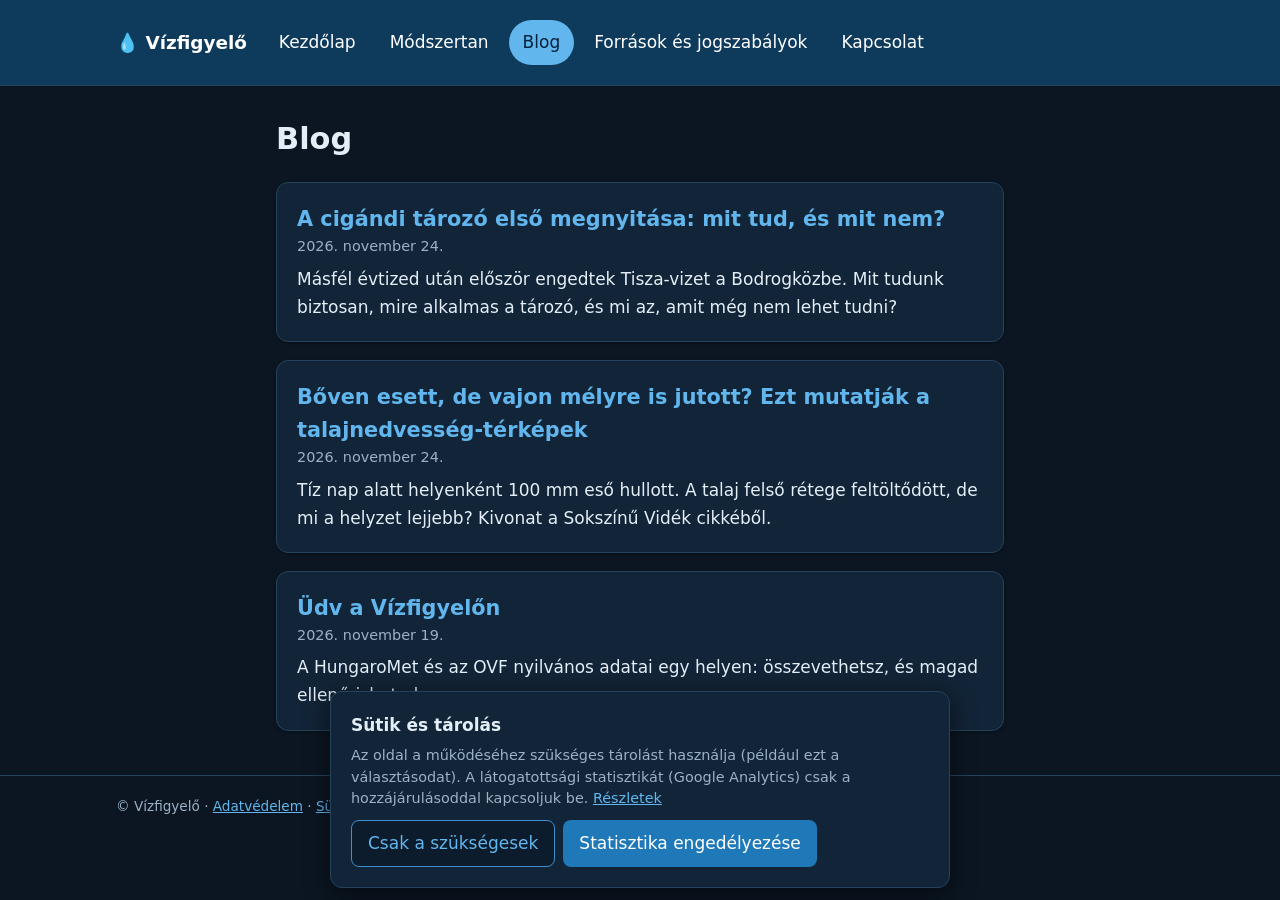
<file: blog.html>
<!DOCTYPE html>
<html lang="hu"><head><meta charset="utf-8"><meta name="viewport" content="width=device-width, initial-scale=1">
<title>Blog – Vízfigyelő</title><link rel="stylesheet" href="assets/site.css"></head>
<body><main class="w prose" id="app"><p class="sub">Betöltés…</p></main>
<script>
const app=document.getElementById("app");
const esc=s=>String(s).replace(/[&<>"']/g,c=>({"&":"&amp;","<":"&lt;",">":"&gt;",'"':"&quot;","'":"&#39;"}[c]));
function md(src){ // minimal Markdown: #, ##, ###, **bold**, *italic*, [link](https://…), - lists
 const inl=t=>t.replace(/\*\*(.+?)\*\*/g,"<b>$1</b>").replace(/\*(.+?)\*/g,"<i>$1</i>").replace(/\[([^\]]+)\]\((https?:\/\/[^)\s]+|[a-z0-9\-]+\.html)\)/g,'<a href="$2" rel="noopener">$1</a>');
 let out="",ul=false,p=[];const fp=()=>{if(p.length){out+="<p>"+inl(p.join(" "))+"</p>";p=[]}},fu=()=>{if(ul){out+="</ul>";ul=false}};
 for(const raw of esc(src).split(/\r?\n/)){const l=raw.trim();let m;
  if(!l){fp();fu()}
  else if(m=l.match(/^(#{1,3})\s+(.*)/)){fp();fu();out+=`<h${m[1].length+1}>${inl(m[2])}</h${m[1].length+1}>`}
  else if(m=l.match(/^[-*]\s+(.*)/)){fp();if(!ul){out+="<ul>";ul=true}out+="<li>"+inl(m[1])+"</li>"}
  else{fu();p.push(l)}}
 fp();fu();return out}
const fd=d=>new Date(d).toLocaleDateString("hu-HU",{year:"numeric",month:"long",day:"numeric"});
async function route(){
 let posts=[];
 try{posts=await (await fetch("blog/index.json",{cache:"no-store"})).json()}catch(e){app.innerHTML="<p>A blog most nem érhető el.</p>";return}
 posts.sort((a,b)=>b.date.localeCompare(a.date));
 const slug=location.hash.slice(1),post=posts.find(p=>p.slug===slug);
 if(post){
  document.title=post.title+" – Vízfigyelő";
  try{const r=await fetch("blog/"+post.slug+".md",{cache:"no-store"});const t=r.ok?await r.text():"";
   if(!t||/^\s*<(!doctype|html)/i.test(t))throw 0;
   app.innerHTML=`<p><a href="blog.html">← Minden bejegyzés</a></p><h1>${esc(post.title)}</h1><p class="note">${fd(post.date)}</p>`+md(t)}
  catch(e){app.innerHTML=`<p><a href="blog.html">← Minden bejegyzés</a></p><p>A bejegyzés most nem tölthető be.</p>`}
 }else{
  document.title="Blog – Vízfigyelő";
  app.innerHTML="<h1>Blog</h1>"+(posts.length?posts.map(p=>`<a class="post card" href="#${esc(p.slug)}"><h2>${esc(p.title)}</h2><div class="note">${fd(p.date)}</div><p style="margin:.4em 0 0">${esc(p.summary||"")}</p></a>`).join(""):"<p>Még nincs bejegyzés.</p>");
 }
 window.scrollTo(0,0);
}
window.addEventListener("hashchange",route);route();
</script><script src="assets/site.js"></script></body></html>
</file>
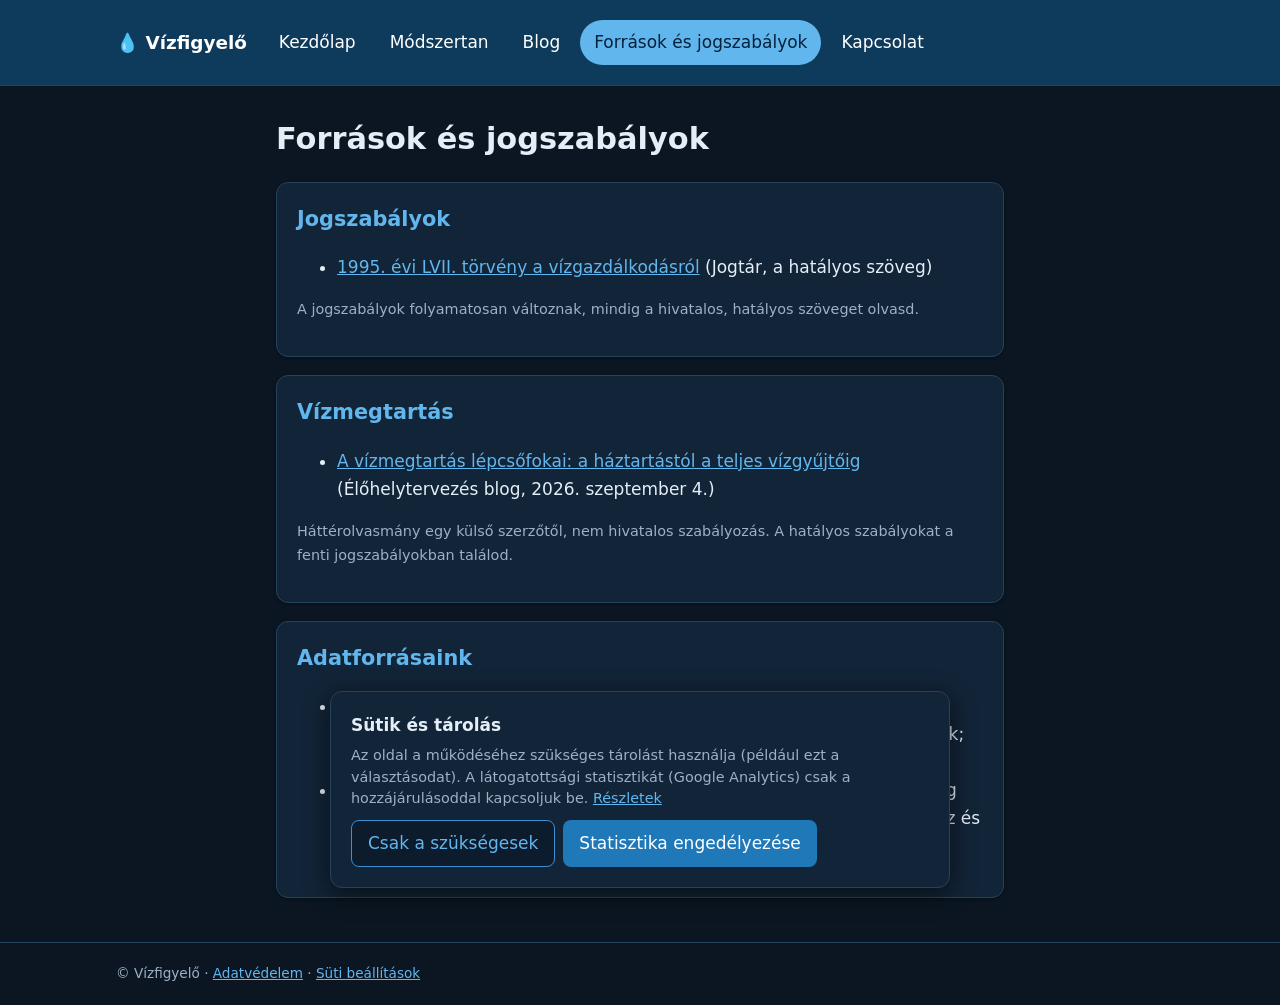
<file: forrasok.html>
<!DOCTYPE html>
<html lang="hu"><head><meta charset="utf-8"><meta name="viewport" content="width=device-width, initial-scale=1">
<title>Források és jogszabályok – Vízfigyelő</title><link rel="stylesheet" href="assets/site.css"></head>
<body><main class="w prose">
<h1>Források és jogszabályok</h1>

<div class="card"><h2>Jogszabályok</h2>
 <ul>
  <li><a href="https://net.jogtar.hu/jogszabaly?docid=99500057.tv" rel="noopener">1995. évi LVII. törvény a vízgazdálkodásról</a> (Jogtár, a hatályos szöveg)</li>
 </ul>
 <p class="note">A jogszabályok folyamatosan változnak, mindig a hivatalos, hatályos szöveget olvasd.</p>
</div>

<div class="card"><h2>Vízmegtartás</h2>
 <ul>
  <li><a href="https://www.elohelytervezes.hu/blog/a-vizmegtartas-lepcsofokai" rel="noopener">A vízmegtartás lépcsőfokai: a háztartástól a teljes vízgyűjtőig</a> (Élőhelytervezés blog, 2026. szeptember 4.)</li>
 </ul>
 <p class="note">Háttérolvasmány egy külső szerzőtől, nem hivatalos szabályozás. A hatályos szabályokat a fenti jogszabályokban találod.</p>
 <!-- További link: <li><a href="https://...">Megnevezés</a></li> -->
</div>

<div class="card"><h2>Adatforrásaink</h2>
 <ul>
  <li><b>Csapadék:</b> HungaroMet Nonprofit Zrt., <a href="https://odp.met.hu" rel="noopener">odp.met.hu</a> (Meteorológiai Adattár). Az adatokat a forrás megjelölésével, változtatás nélkül közöljük; az összegzett és átlagolt értékeket „számított” jelzéssel látjuk el.</li>
  <li><b>Vízállás (ha megjelenik az oldalon):</b> Országos Vízügyi Főigazgatóság (OVF), <a href="https://vizugy.hu" rel="noopener">vizugy.hu</a>. Az adatok tájékoztató jellegűek; hivatalos döntésekhez és vízi közlekedéshez az eredeti hatósági közlemények az irányadók.</li>
 </ul>
</div>
</main><script src="assets/site.js"></script></body></html>
</file>
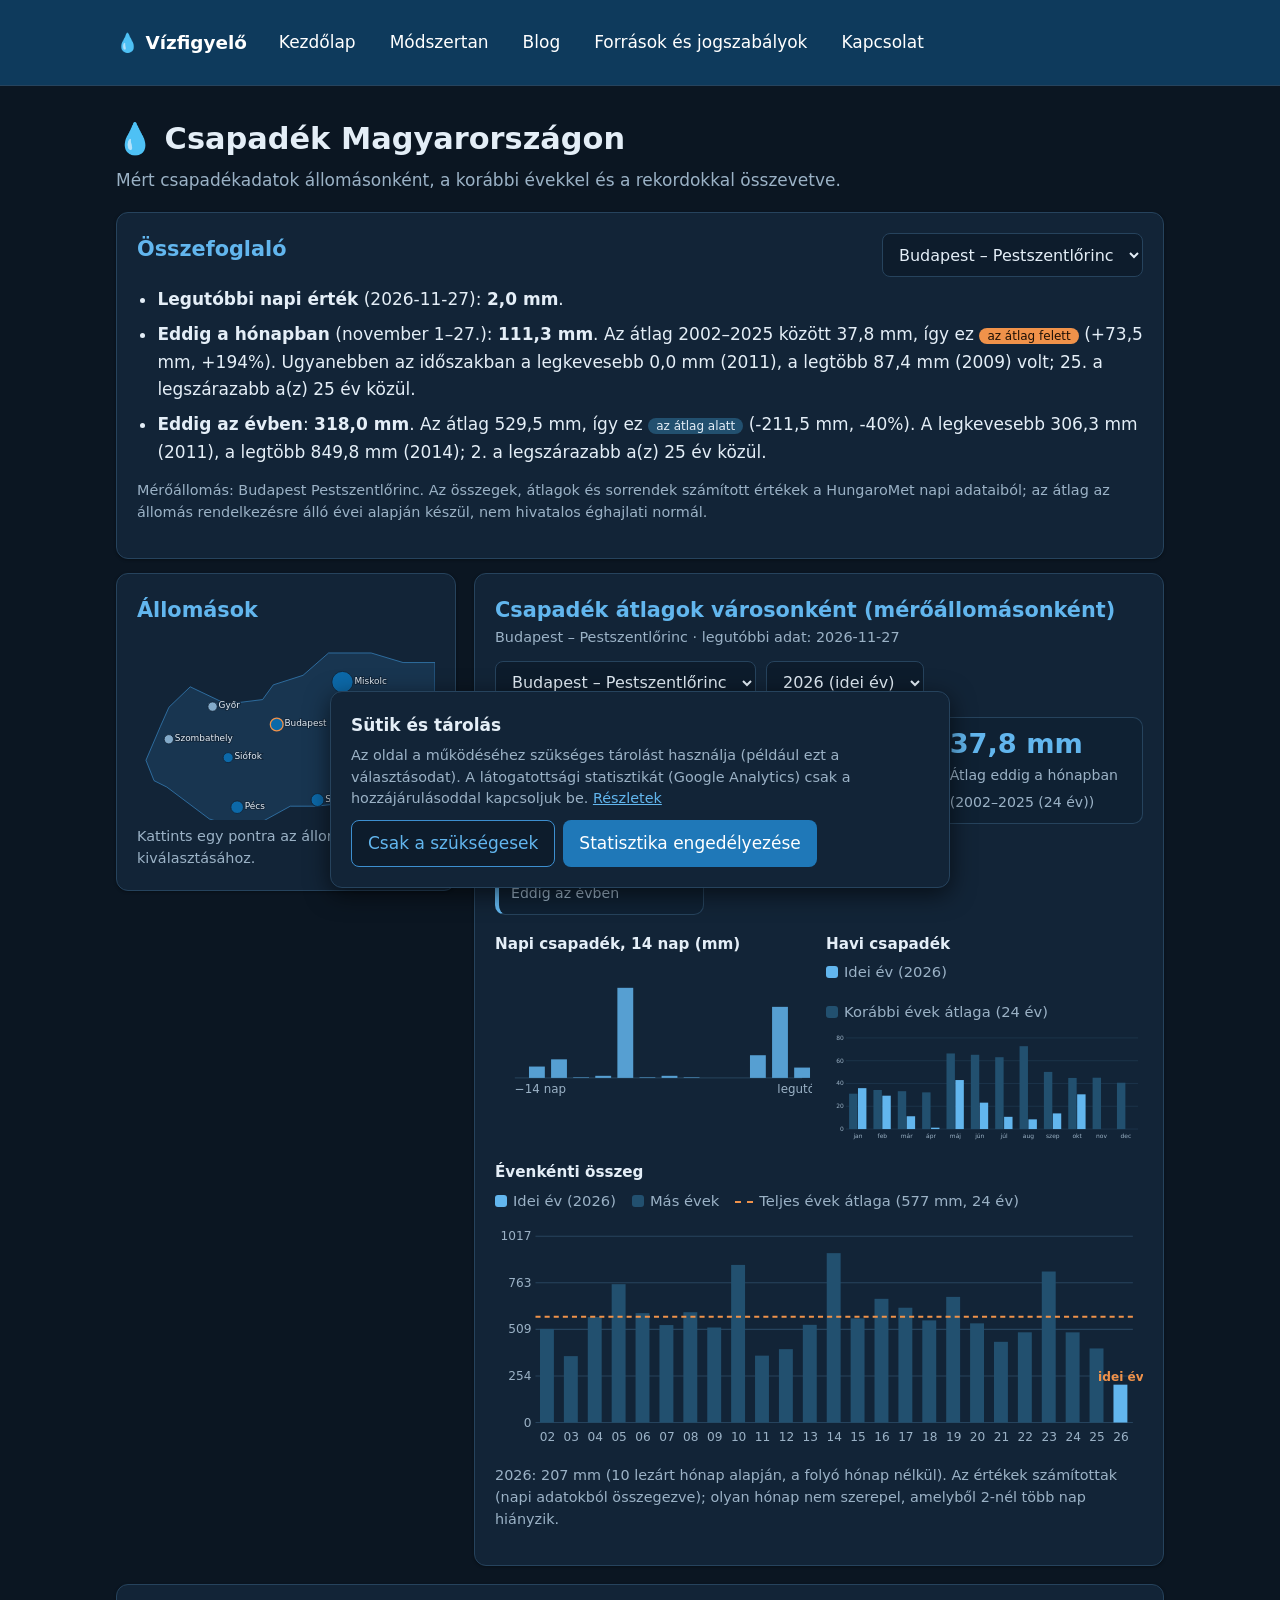
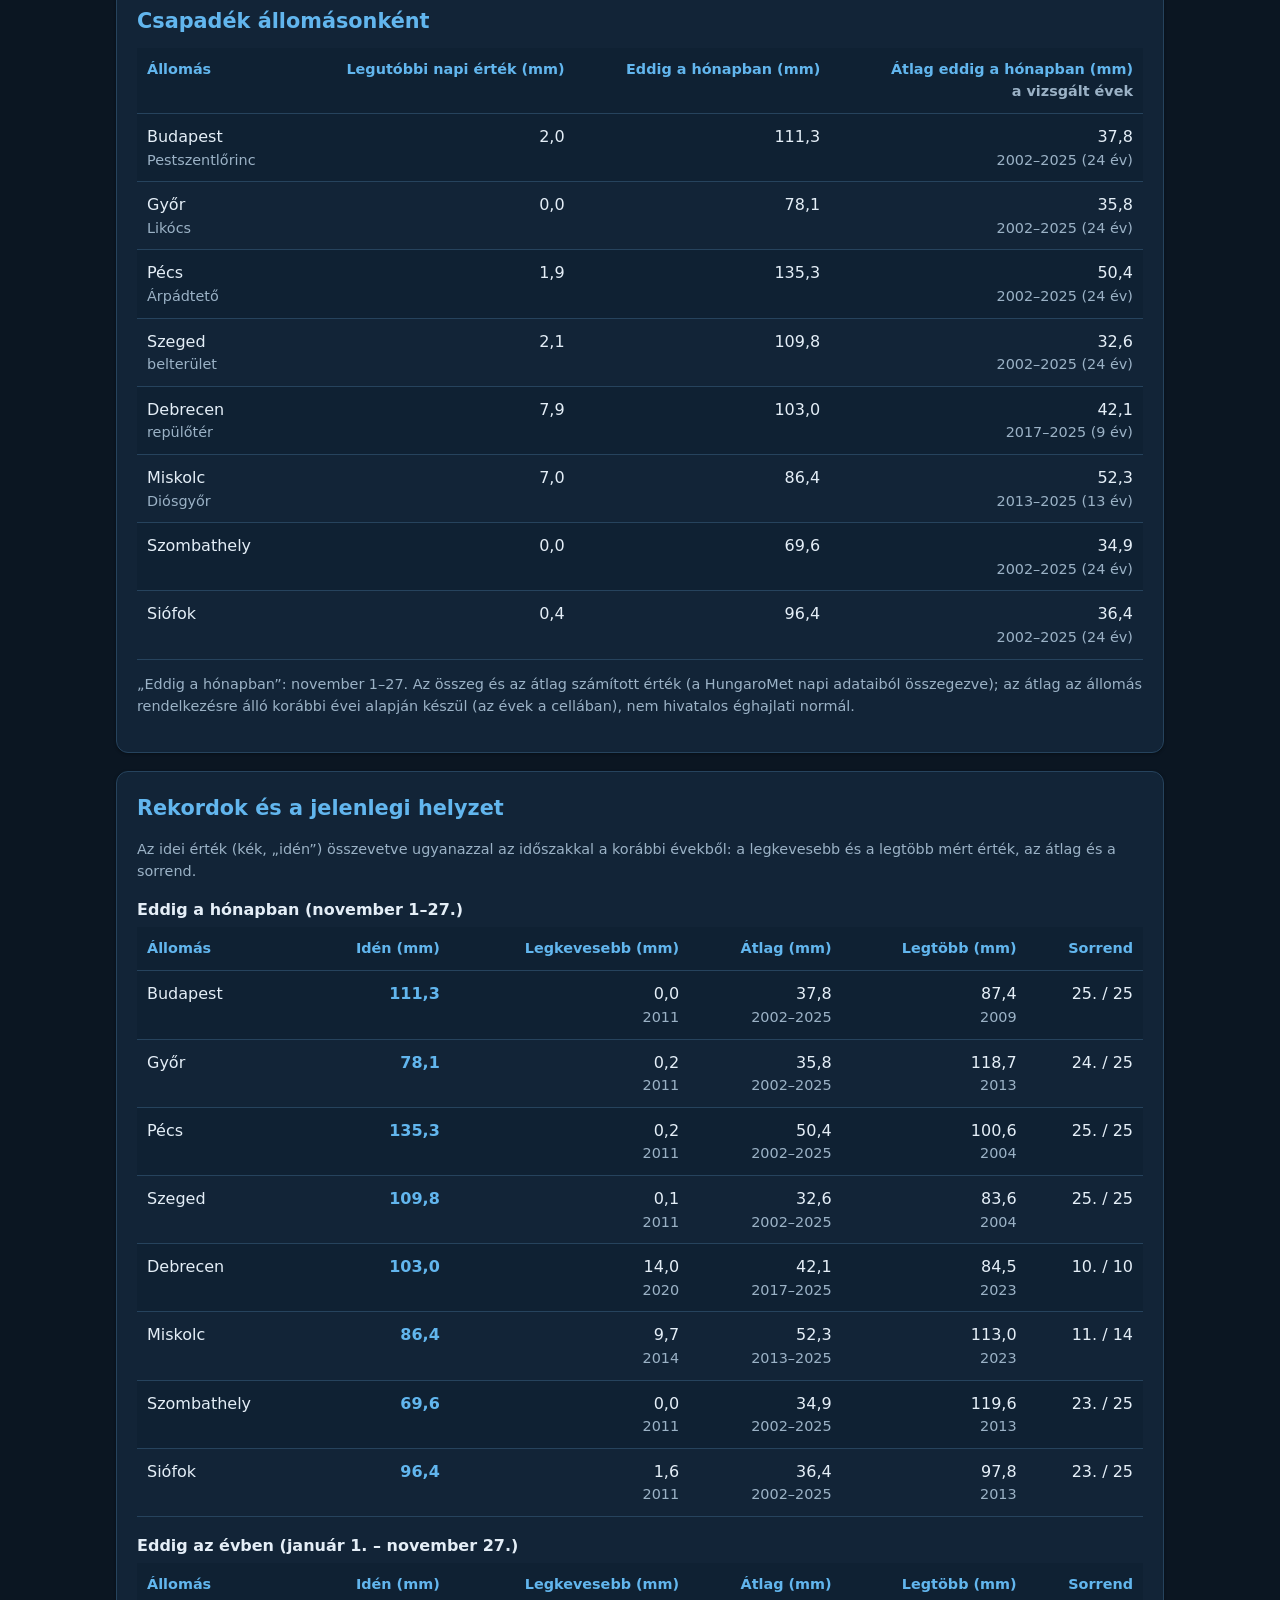
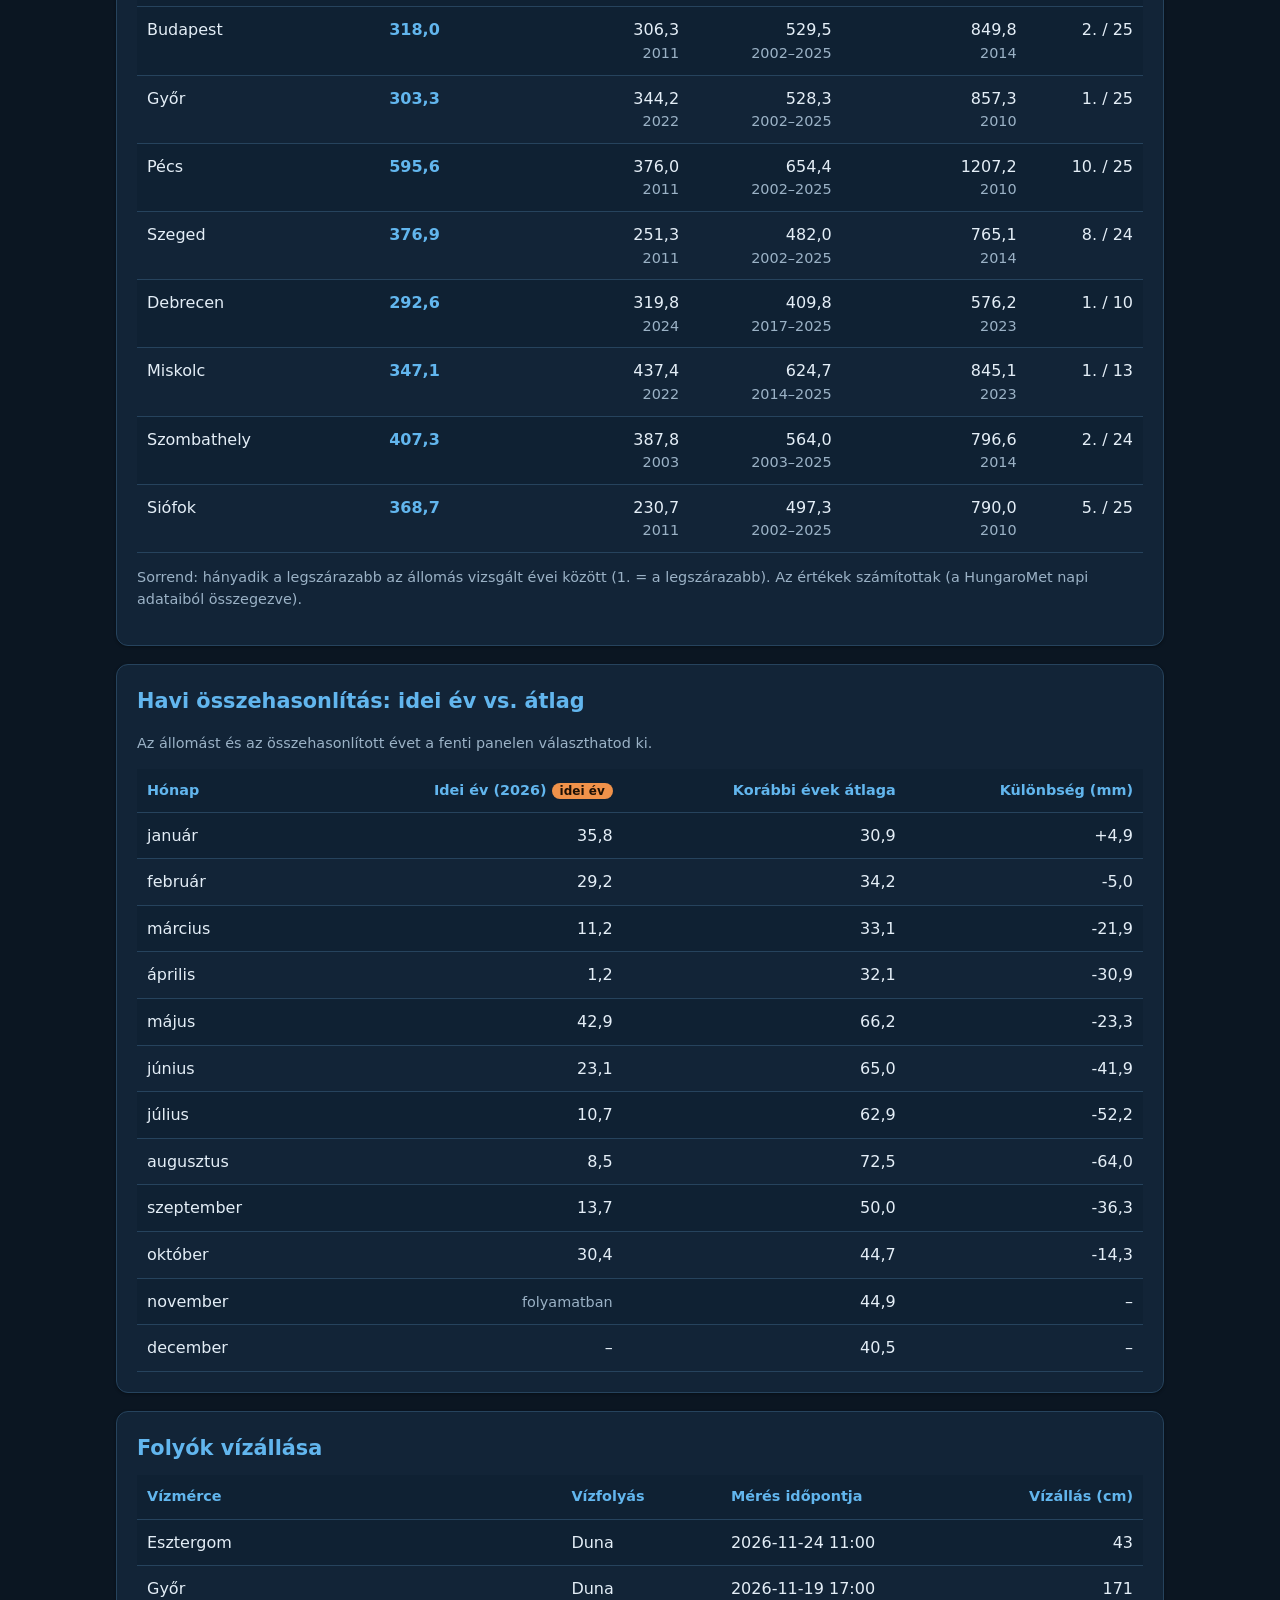
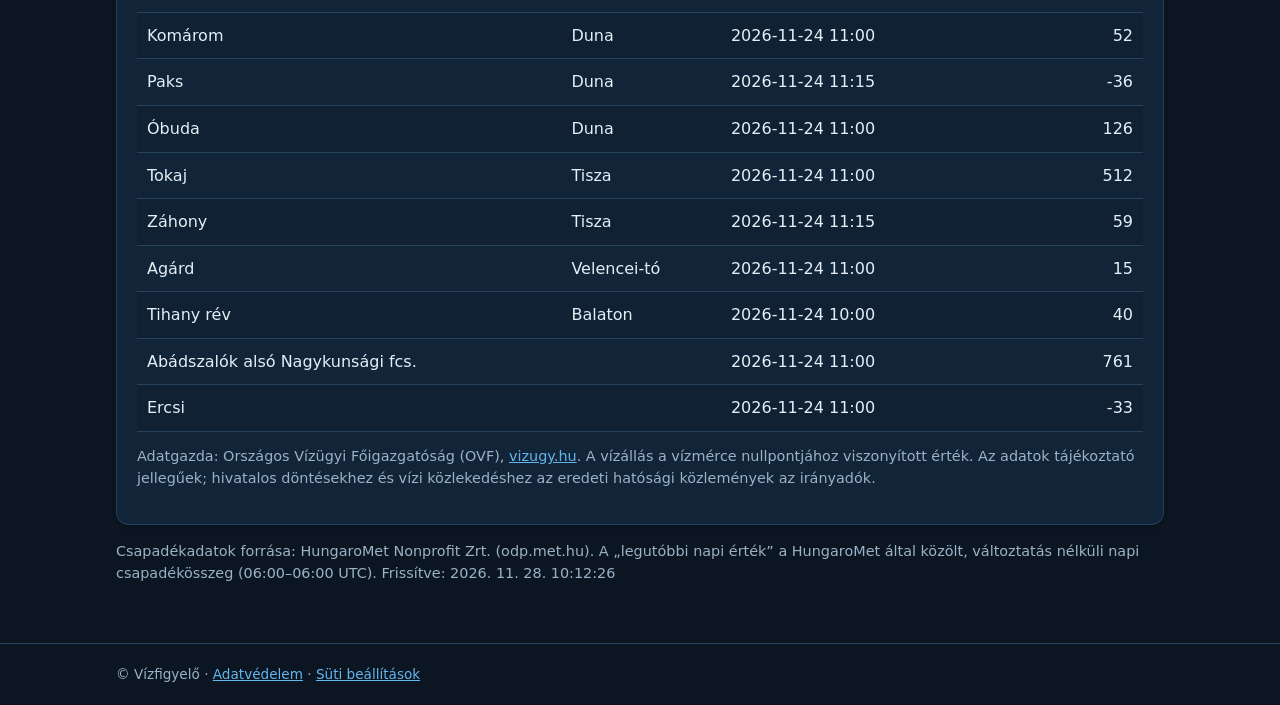
<file: index (1).html>
<!DOCTYPE html>
<html lang="hu">
<head>
<meta charset="utf-8">
<meta name="viewport" content="width=device-width, initial-scale=1">
<title>Vízfigyelő – Csapadék Magyarországon</title>
<link rel="stylesheet" href="assets/site.css">
</head>
<body>
<main class="w">
<h1>💧 Csapadék Magyarországon</h1>
<p class="sub">Mért csapadékadatok állomásonként, a korábbi évekkel és a rekordokkal összevetve.</p>
<div class="demo" id="demo"><b>Demó adatok.</b> A számok mintaadatok, nem valós mérések.</div>

<div class="card" id="sumc">
 <div class="phead">
  <h2>Összefoglaló</h2>
  <div class="ctl"><select id="ss" aria-label="Város kiválasztása"></select></div>
 </div>
 <div id="sm"></div>
</div>

<div class="top">
 <div class="card"><h2>Állomások</h2><svg id="map" viewBox="0 0 700 430" role="img" aria-label="Magyarország térképe mérőállomásokkal"></svg><p class="note" style="margin:6px 0 0">Kattints egy pontra az állomás kiválasztásához.</p></div>
 <div class="card" id="panel">
  <div class="phead">
   <div><h2 id="dt">Csapadék átlagok városonként (mérőállomásonként)</h2><div id="dm" class="note"></div></div>
   <div class="ctl"><select id="cs" aria-label="Állomás"></select><select id="cy" aria-label="Összehasonlított év"></select></div>
  </div>
  <div class="tiles" id="tl"></div>
  <div class="charts">
   <div><h3>Napi csapadék, 14 nap (mm)</h3><svg id="ch" viewBox="0 0 320 140"></svg><div class="note" id="dn"></div></div>
   <div><h3>Havi csapadék</h3><div class="legend" id="lg1"></div><div id="c1"></div></div>
   <div class="wide"><h3>Évenkénti összeg</h3><div class="legend" id="lg2"></div><div id="c2"></div></div>
  </div>
  <p class="note" id="cn"></p>
 </div>
</div>

<div class="card">
 <h2>Csapadék állomásonként</h2>
 <div class="sc"><table id="tb"></table></div>
 <p class="note" id="tn"></p>
</div>

<div class="card">
 <h2>Rekordok és a jelenlegi helyzet</h2>
 <p class="note">Az idei érték (kék, „idén”) összevetve ugyanazzal az időszakkal a korábbi évekből: a legkevesebb és a legtöbb mért érték, az átlag és a sorrend.</p>
 <h3 id="r1t" style="font-size:1rem;margin:.8em 0 .3em"></h3>
 <div class="sc"><table id="r1"></table></div>
 <h3 id="r2t" style="font-size:1rem;margin:1em 0 .3em"></h3>
 <div class="sc"><table id="r2"></table></div>
 <p class="note">Sorrend: hányadik a legszárazabb az állomás vizsgált évei között (1. = a legszárazabb). Az értékek számítottak (a HungaroMet napi adataiból összegezve).</p>
</div>

<div class="card" id="cmpc">
 <h2>Havi összehasonlítás: idei év vs. átlag</h2>
 <p class="note">Az állomást és az összehasonlított évet a fenti panelen választhatod ki.</p>
 <div class="sc"><table id="mt"></table></div>
</div>

<div class="card" id="vz" hidden>
 <h2>Folyók vízállása</h2>
 <div class="sc"><table id="vt"></table></div>
 <p class="note" id="vn"></p>
</div>

<p class="note" style="margin-top:16px">Csapadékadatok forrása: HungaroMet Nonprofit Zrt. (odp.met.hu). A „legutóbbi napi érték” a HungaroMet által közölt, változtatás nélküli napi csapadékösszeg (06:00–06:00 UTC). Frissítve: <span id="up"></span></p>
</main>

<script>
const DEMO={updated:"2026-11-18T12:00:00+01:00",demo:true,stations:[
 {n:"Budapest",lo:19.04,la:47.5,last:0.0,lastDate:"2026-11-17",daily:[0,0,0.2,0,0,0,0,0,1.1,0,0,0,0,0]},
 {n:"Győr",lo:17.63,la:47.69,last:1.8,lastDate:"2026-11-17",daily:[0,0,0,0,0.4,0,0,0,0,2.3,0,0,0,1.8]},
 {n:"Pécs",lo:18.23,la:46.07,last:0.0,lastDate:"2026-11-17",daily:[0,0,0,0,0,0,0,0.6,0,0,0,0,0,0]},
 {n:"Szeged",lo:20.15,la:46.25,last:0.0,lastDate:"2026-11-17",daily:[0,0,0,0,0,0,0,0,0,0,0.2,0,0,0]},
 {n:"Debrecen",lo:21.63,la:47.53,last:0.4,lastDate:"2026-11-17",daily:[0,0,0,0,0,0.8,0,0,0,0,0,1.2,0,0.4]},
 {n:"Miskolc",lo:20.78,la:48.1,last:2.6,lastDate:"2026-11-17",daily:[0,0,0,1.0,0,0,0,0,3.4,0,0,0,0,2.6]}]};
(function(){const N=[37,32,33,38,58,66,62,55,48,42,48,43],S=[3.2,6.5,1.1,0.8,4.0,9.9],A=[22.4,26.0,24.1,18.3,25.6,33.2],T=[310,356,298,402,330,288];
 DEMO.stations.forEach((s,i)=>{let x=i*977+13;const r=()=>(x=(x*9301+49297)%233280)/233280,Y={};
  for(let y=2012;y<=2026;y++)Y[y]=N.map((n,m)=>(y===2026&&m>=10)?null:Math.round(n*(.4+r()*1.3)*10)/10);
  s.years=Y;s.mtd={sum:S[i],days:18,month:11,year:2026};s.ytd={sum:T[i],days:322,year:2026};
  s.mtdAvg=A[i];s.mtdAvgN=14;s.mtdAvgFrom=2012;s.mtdAvgTo=2025;
  s.mtdStats={avg:A[i],n:14,from:2012,to:2025,min:{y:2013,v:1.2},max:{y:2019,v:71.4},rank:3+i,of:15};
  s.ytdStats={avg:520,n:14,from:2012,to:2025,min:{y:2022,v:301.5},max:{y:2014,v:760.2},rank:2+i,of:15}});})();
// ---------------------------------------------------------------------
const OUT=[[16.11,46.87],[16.45,47.4],[16.65,47.7],[17.15,48.02],[18.0,47.75],[18.85,47.82],[19.1,48.05],[19.8,48.2],[20.4,48.55],[21.4,48.55],[22.15,48.4],[22.9,48.4],[22.9,47.95],[22.4,47.75],[22.0,47.5],[21.7,46.9],[21.3,46.4],[20.8,46.2],[20.1,46.15],[19.5,46.15],[18.9,45.93],[18.4,45.78],[17.6,45.95],[16.6,46.45],[16.3,46.55]];
const MN=["január","február","március","április","május","június","július","augusztus","szeptember","október","november","december"];
const MS=["jan","feb","már","ápr","máj","jún","júl","aug","szep","okt","nov","dec"];
const P=(lo,la)=>[(lo-16)*100+10,(48.7-la)*150+15];
const el=id=>document.getElementById(id),NS="http://www.w3.org/2000/svg";
const f=(x,d=1)=>x==null?"–":Number(x).toLocaleString("hu-HU",{minimumFractionDigits:d,maximumFractionDigits:d});
const esc=s=>String(s).replace(/[&<>"']/g,c=>({"&":"&amp;","<":"&lt;",">":"&gt;",'"':"&quot;","'":"&#39;"}[c]));
const lbl=s=>{let p="";if(s.hmName){p=s.hmName.toLowerCase().startsWith(s.n.toLowerCase())?s.hmName.slice(s.n.length).trim():s.hmName}return p?s.n+" – "+p:s.n};
const sum=a=>a.reduce((p,q)=>p+q,0);
const yrs=s=>s.mtdAvg!=null&&s.mtdAvgFrom?`${s.mtdAvgFrom}–${s.mtdAvgTo} (${s.mtdAvgN} év)`:"";
let DATA=DEMO,sel=null,csi=0,cyr=null;

function map(){
 const m=el("map");m.innerHTML="";
 const poly=document.createElementNS(NS,"polygon");poly.setAttribute("class","land");
 poly.setAttribute("points",OUT.map(p=>P(...p).join(",")).join(" "));m.appendChild(poly);
 DATA.stations.forEach((s,i)=>{
  const [x,y]=P(s.lo,s.la),r=11+Math.min(s.last||0,10)*2;
  const c=document.createElementNS(NS,"circle");
  c.setAttribute("cx",x);c.setAttribute("cy",y);c.setAttribute("r",r);
  c.setAttribute("fill",s.last>0?"#0b6fb3":"#8fb7d6");c.setAttribute("fill-opacity",".9");
  c.setAttribute("class","dot"+(sel===i?" sel":""));
  c.onclick=()=>pick(i);
  const t=document.createElementNS(NS,"title");t.textContent=s.n+": "+f(s.last)+" mm";c.appendChild(t);m.appendChild(c);
  const l=document.createElementNS(NS,"text");l.setAttribute("x",x+r+3);l.setAttribute("y",y+4);l.setAttribute("class","lblm");l.textContent=s.n;m.appendChild(l);
 });
}
function table(){
 el("tb").innerHTML="<tr><th>Állomás</th><th class=n>Legutóbbi napi érték (mm)</th><th class=n>Eddig a hónapban (mm)</th><th class=n>Átlag eddig a hónapban (mm)<div class=note>a vizsgált évek</div></th></tr>"+
  DATA.stations.map((s,i)=>`<tr class="r" data-i="${i}"><td>${esc(s.n)}${s.hmName?`<div class=note>${esc(lbl(s).slice(s.n.length+3)||"")}</div>`:""}</td><td class=n>${f(s.last)}</td><td class=n>${f(s.mtd&&s.mtd.sum)}</td><td class=n>${f(s.mtdAvg)}<div class=note>${yrs(s)}</div></td></tr>`).join("");
 el("tb").querySelectorAll("tr.r").forEach(r=>r.onclick=()=>pick(+r.dataset.i));
 const m=DATA.stations.find(s=>s.mtd);
 el("tn").textContent=m?`„Eddig a hónapban”: ${MN[m.mtd.month-1]} 1–${m.mtd.days}. Az összeg és az átlag számított érték (a HungaroMet napi adataiból összegezve); az átlag az állomás rendelkezésre álló korábbi évei alapján készül (az évek a cellában), nem hivatalos éghajlati normál.`:"";
}
function recs(){
 const m=DATA.stations.find(s=>s.mtd&&s.mtdStats)||DATA.stations.find(s=>s.mtd);
 const head=l=>`<tr><th>Állomás</th><th class=n>Idén (mm)</th><th class=n>Legkevesebb (mm)</th><th class=n>Átlag (mm)</th><th class=n>Legtöbb (mm)</th><th class=n>Sorrend</th></tr>`;
 const rows=(k,cur)=>DATA.stations.filter(s=>s[k+"Stats"]&&s[k]).map(s=>{const t=s[k+"Stats"];
  return `<tr><td>${esc(s.n)}</td><td class=n><b style="color:var(--ac)">${f(cur(s))}</b></td><td class=n>${f(t.min.v)}<div class=note>${t.min.y}</div></td><td class=n>${f(t.avg)}<div class=note>${t.from}–${t.to}</div></td><td class=n>${f(t.max.v)}<div class=note>${t.max.y}</div></td><td class=n>${t.rank}. / ${t.of}</td></tr>`}).join("");
 const a=rows("mtd",s=>s.mtd.sum),b=rows("ytd",s=>s.ytd.sum);
 el("r1t").textContent=m?`Eddig a hónapban (${MN[m.mtd.month-1]} 1–${m.mtd.days}.)`:"";
 el("r2t").textContent=m&&m.ytd?`Eddig az évben (január 1. – ${MN[m.mtd.month-1]} ${m.mtd.days}.)`:"";
 el("r1").innerHTML=a?head()+a:"<tr><td class=note>Még nincs elég hosszú adatsor.</td></tr>";
 el("r2").innerHTML=b?head()+b:"<tr><td class=note>Még nincs elég hosszú adatsor.</td></tr>";
}
function detail(){
 const ch=el("ch");ch.innerHTML="";el("tl").innerHTML="";
 if(sel===null)return;
 const s=DATA.stations[sel];
 el("dm").textContent=lbl(s)+(s.lastDate?" · legutóbbi adat: "+s.lastDate:"");
 const T=[["Legutóbbi napi érték",f(s.last)+" mm",""]];
 if(s.mtd)T.push(["Eddig a hónapban",f(s.mtd.sum)+" mm","hl"],["Átlag eddig a hónapban"+(yrs(s)?" ("+yrs(s)+")":""),f(s.mtdAvg)+" mm",""]);
 if(s.ytd)T.push(["Eddig az évben",f(s.ytd.sum)+" mm",""]);
 el("tl").innerHTML=T.map(t=>`<div class="tile ${t[2]}"><b>${t[1]}</b><span>${esc(t[0])}</span></div>`).join("");
 const d=s.daily.map(v=>v||0),mx=Math.max(...d,1)*1.1,X=i=>20+i*(290/13),Y=v=>120-v/mx*100;
 ch.innerHTML=`<line x1="20" y1="120" x2="310" y2="120" stroke="var(--bd)"/>`+d.map((v,i)=>`<rect x="${X(i)-8}" y="${Y(v)}" width="16" height="${120-Y(v)}" style="fill:var(--ac)" opacity=".85"/>`).join("")+
  `<text x="20" y="135" class="lbl" style="fill:var(--mu)">−14 nap</text><text x="285" y="135" class="lbl" style="fill:var(--mu)">legutóbbi</text>`;
 summary();el("dn").innerHTML=DATA.demo?'<span class="tag">demó adat</span>':"";
}
function summary(){
 const ss=el("ss");
 ss.innerHTML=DATA.stations.map((s,i)=>`<option value="${i}"${i===sel?" selected":""}>${esc(lbl(s))}</option>`).join("");
 if(sel===null){el("sm").innerHTML="";return}
 const s=DATA.stations[sel],M=s.mtdStats,Yt=s.ytdStats,L=[];
 const rel=(cur,avg)=>{if(avg==null||!avg)return null;const p=(cur-avg)/avg*100,d=cur-avg;
  const w=Math.abs(p)<=10?["az átlag körül","tag"]:p>0?["az átlag felett","tag now"]:["az átlag alatt","tag"];
  return `<span class="${w[1]}">${w[0]}</span> (${d>0?"+":""}${f(d)} mm, ${p>0?"+":""}${f(p,0)}%)`};
 L.push(`<b>Legutóbbi napi érték</b> (${esc(s.lastDate||"–")}): <b>${f(s.last)} mm</b>.`);
 if(s.mtd){let t=`<b>Eddig a hónapban</b> (${MN[s.mtd.month-1]} 1–${s.mtd.days}.): <b>${f(s.mtd.sum)} mm</b>`;
  if(M){t+=`. Az átlag ${M.from}–${M.to} között ${f(M.avg)} mm, így ez ${rel(s.mtd.sum,M.avg)}.`;
   t+=` Ugyanebben az időszakban a legkevesebb ${f(M.min.v)} mm (${M.min.y}), a legtöbb ${f(M.max.v)} mm (${M.max.y}) volt; ${M.rank}. a legszárazabb a(z) ${M.of} év közül.`}
  else t+=". Az átlaghoz még nincs elég hosszú adatsor.";L.push(t)}
 if(s.ytd){let t=`<b>Eddig az évben</b>: <b>${f(s.ytd.sum)} mm</b>`;
  if(Yt){t+=`. Az átlag ${f(Yt.avg)} mm, így ez ${rel(s.ytd.sum,Yt.avg)}.`;
   t+=` A legkevesebb ${f(Yt.min.v)} mm (${Yt.min.y}), a legtöbb ${f(Yt.max.v)} mm (${Yt.max.y}); ${Yt.rank}. a legszárazabb a(z) ${Yt.of} év közül.`}
  else t+=". Az átlaghoz még nincs elég hosszú adatsor.";L.push(t)}
 el("sm").innerHTML="<ul style='margin:.4em 0 0;padding-left:1.2em'>"+L.map(x=>`<li style="margin:.5em 0">${x}</li>`).join("")+"</ul>"+
  `<p class="note">${s.hmName?"Mérőállomás: "+esc(s.hmName)+". ":""}Az összegek, átlagok és sorrendek számított értékek a HungaroMet napi adataiból; az átlag az állomás rendelkezésre álló évei alapján készül, nem hivatalos éghajlati normál.${DATA.demo?' <span class="tag">demó adat</span>':""}</p>`;
}
function barChart(cats,groups,line,mark){
 const W=640,H=230,L=40,R=10,T=18,B=28,pw=W-L-R,ph=H-T-B;
 const all=groups.flatMap(g=>g.v).filter(v=>v!=null).concat(line!=null?[line]:[]);
 const mx=Math.max(...all,1)*1.1,n=cats.length,gw=pw/n,bw=Math.min(18,gw/(groups.length+.6));
 let s=`<svg viewBox="0 0 ${W} ${H}" role="img">`;
 for(let k=0;k<=4;k++){const y=T+ph-ph*k/4;s+=`<line x1="${L}" x2="${W-R}" y1="${y}" y2="${y}" stroke="var(--bd)"/><text x="${L-4}" y="${y+4}" text-anchor="end" class="lbl" style="fill:var(--mu)">${Math.round(mx*k/4)}</text>`}
 cats.forEach((c,i)=>{const x0=L+gw*i+gw/2-bw*groups.length/2;
  groups.forEach((g,j)=>{const v=g.v[i];if(v==null)return;const h=v/mx*ph,col=Array.isArray(g.c)?g.c[i]:g.c;
   s+=`<rect x="${x0+j*bw}" y="${T+ph-h}" width="${bw-1}" height="${h}" style="fill:${col}"><title>${c}: ${f(v)} mm</title></rect>`});
  s+=`<text x="${L+gw*i+gw/2}" y="${H-10}" text-anchor="middle" class="lbl" style="fill:var(--mu)">${c}</text>`});
 if(line!=null){const y=T+ph-line/mx*ph;s+=`<line x1="${L}" x2="${W-R}" y1="${y}" y2="${y}" style="stroke:var(--wa)" stroke-width="2" stroke-dasharray="5 4"/>`}
 if(mark&&groups[0].v[mark.i]!=null){const v=groups[0].v[mark.i];s+=`<text x="${L+gw*mark.i+gw/2}" y="${T+ph-v/mx*ph-4}" text-anchor="middle" class="lbl" style="fill:var(--wa);font-weight:700">${mark.t}</text>`}
 return s+"</svg>";
}
function cmp(){
 el("cs").innerHTML=DATA.stations.map((s,i)=>`<option value="${i}"${i===csi?" selected":""}>${esc(lbl(s))}</option>`).join("");
 const s=DATA.stations[csi],Y=s.years||{},ys=Object.keys(Y).sort();
 if(!ys.length){["c1","c2","mt","lg1","lg2"].forEach(i=>el(i).innerHTML="");el("c1").innerHTML="<p class='sub'>Még nincs elég adat az összehasonlításhoz.</p>";el("cn").textContent="";el("cy").innerHTML="";return}
 const curY=String(s.mtd&&s.mtd.year||ys[ys.length-1]);
 if(cyr==null||!Y[cyr])cyr=Y[curY]?curY:ys[ys.length-1];
 const isCur=cyr===curY;
 el("cy").innerHTML=ys.slice().reverse().map(y=>`<option value="${y}"${y===cyr?" selected":""}>${y}${y===curY?" (idei év)":""}</option>`).join("");
 const others=ys.filter(y=>y!==cyr);
 const avg=MS.map((_,m)=>{const v=others.map(y=>Y[y][m]).filter(x=>x!=null);return v.length>=3?sum(v)/v.length:null});
 const yl=isCur?"Idei év":"Kiválasztott év",al=isCur?"Korábbi évek átlaga":"A többi év átlaga";
 el("lg1").innerHTML=`<span><i style="background:var(--ac)"></i>${yl} (${cyr})</span><span><i style="background:var(--ac3)"></i>${al} (${others.length} év)</span>`;
 el("c1").innerHTML=barChart(MS,[{v:avg,c:"var(--ac3)"},{v:Y[cyr],c:"var(--ac)"}]);
 const cm=isCur&&s.mtd?s.mtd.month-1:-1;
 el("mt").innerHTML=`<tr><th>Hónap</th><th class=n>${yl} (${cyr}) ${isCur?'<span class="tag now">idei év</span>':""}</th><th class=n>${al}</th><th class=n>Különbség (mm)</th></tr>`+
  MN.map((mn,m)=>{const v=Y[cyr][m],a=avg[m],d=v!=null&&a!=null?v-a:null;
   return `<tr><td>${mn}</td><td class=n>${m===cm?'<span class="note">folyamatban</span>':f(v)}</td><td class=n>${f(a)}</td><td class=n>${d==null?"–":(d>0?"+":"")+f(d)}</td></tr>`}).join("");
 const full=y=>Y[y].every(x=>x!=null)?sum(Y[y]):null;
 const tot=ys.map(y=>full(y)!=null?full(y):(y===cyr?sum(Y[y].filter(x=>x!=null)):null));
 const fo=others.map(full).filter(x=>x!=null),avgT=fo.length?sum(fo)/fo.length:null;
 el("lg2").innerHTML=`<span><i style="background:var(--ac)"></i>${yl} (${cyr})</span><span><i style="background:var(--ac3)"></i>Más évek</span><span><i class="dash"></i>Teljes évek átlaga${avgT!=null?` (${f(avgT,0)} mm, ${fo.length} év)`:""}</span>`;
 el("c2").innerHTML=barChart(ys.map(y=>y.slice(2)),[{v:tot,c:ys.map(y=>y===cyr?"var(--ac)":"var(--ac3)")}],avgT,{i:ys.indexOf(cyr),t:isCur?"idei év":"kiv."});
 const done=Y[cyr].filter(x=>x!=null).length;
 el("cn").textContent=`${cyr}: ${f(sum(Y[cyr].filter(x=>x!=null)),0)} mm`+(done<12?` (${done} lezárt hónap alapján${isCur?", a folyó hónap nélkül":""})`:"")+`. Az értékek számítottak (napi adatokból összegezve); olyan hónap nem szerepel, amelyből 2-nél több nap hiányzik.`;
}
function pick(i){sel=i;csi=i;map();detail();cmp()}
el("ss").onchange=e=>pick(+e.target.value);
el("cs").onchange=e=>{csi=+e.target.value;cmp()};
el("cy").onchange=e=>{cyr=e.target.value;cmp()};

function vizugy(v){
 el("vt").innerHTML="<tr><th>Vízmérce</th><th>Vízfolyás</th><th>Mérés időpontja</th><th class=n>Vízállás (cm)</th></tr>"+
  v.gauges.map(g=>`<tr><td>${esc(g.name)}</td><td>${esc(g.river)}</td><td>${esc(g.time)}</td><td class=n>${esc(g.level)}</td></tr>`).join("");
 el("vn").innerHTML=`Adatgazda: Országos Vízügyi Főigazgatóság (OVF), <a href="https://vizugy.hu" rel="noopener">vizugy.hu</a>. A vízállás a vízmérce nullpontjához viszonyított érték. Az adatok tájékoztató jellegűek; hivatalos döntésekhez és vízi közlekedéshez az eredeti hatósági közlemények az irányadók.`;
 el("vz").hidden=false;
}
function init(){
 el("demo").style.display=DATA.demo?"":"none";
 el("up").textContent=new Date(DATA.updated).toLocaleString("hu-HU")+(DATA.demo?" (demó)":"");
 if(sel===null&&DATA.stations.length){sel=0;csi=0}
 map();table();recs();detail();cmp();
}
fetch("data.json",{cache:"no-store"}).then(r=>r.ok?r.json():Promise.reject())
 .then(d=>{if(d&&d.stations&&d.stations.length)DATA=d}).catch(()=>{}).finally(init);
fetch("vizugy.json",{cache:"no-store"}).then(r=>r.ok?r.json():Promise.reject())
 .then(v=>{if(v&&v.gauges&&v.gauges.length)vizugy(v)}).catch(()=>{});
</script>
<script src="assets/site.js"></script>
</body>
</html>
</file>
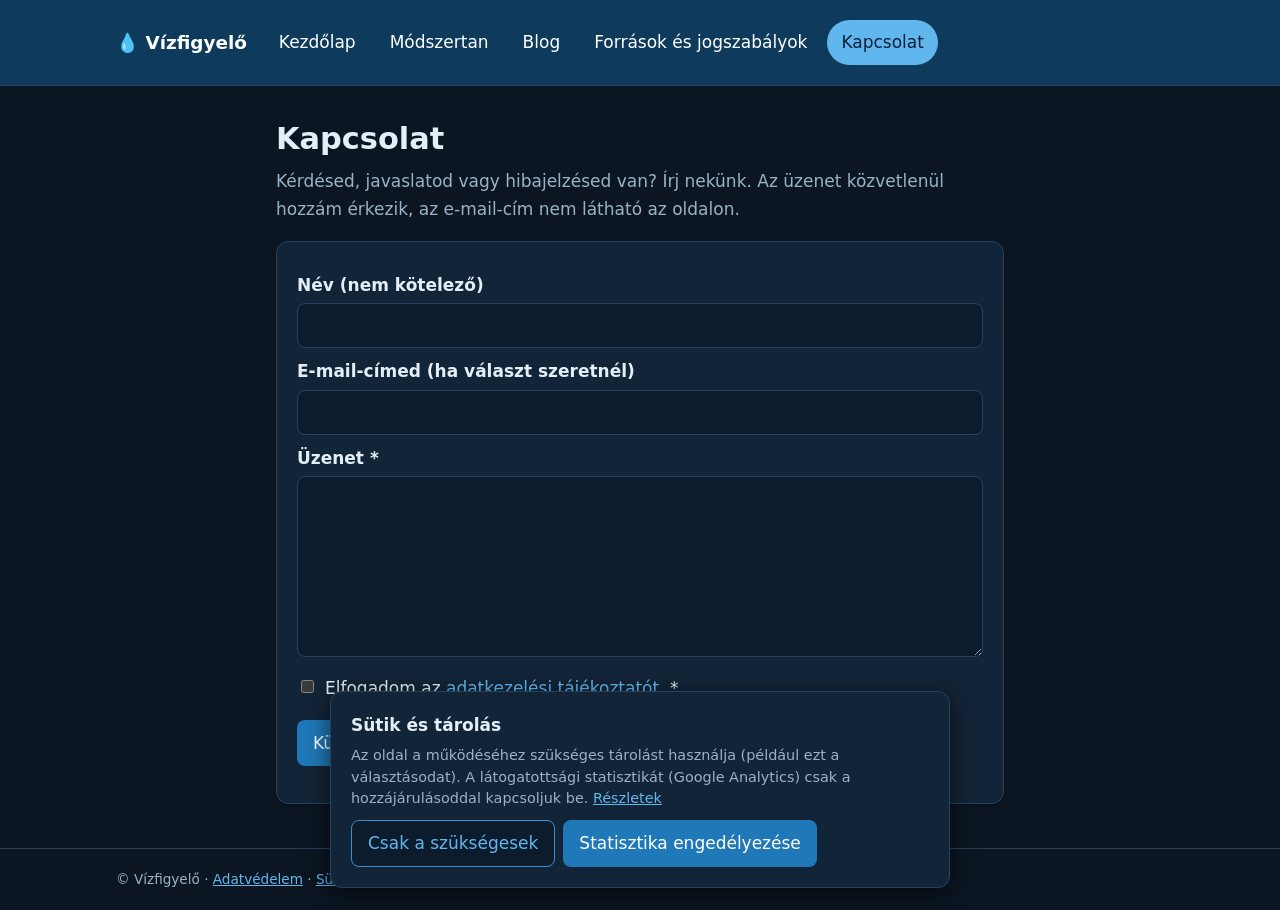
<file: kapcsolat.html>
<!DOCTYPE html>
<html lang="hu"><head><meta charset="utf-8"><meta name="viewport" content="width=device-width, initial-scale=1">
<title>Kapcsolat – Vízfigyelő</title><link rel="stylesheet" href="assets/site.css"></head>
<body><main class="w prose">
<h1>Kapcsolat</h1>
<p class="sub">Kérdésed, javaslatod vagy hibajelzésed van? Írj nekünk. Az üzenet közvetlenül hozzám érkezik, az e-mail-cím nem látható az oldalon.</p>
<form id="cf" class="card" novalidate>
 <label for="nm">Név (nem kötelező)</label><input id="nm" name="name" autocomplete="name" maxlength="100">
 <label for="em">E-mail-címed (ha választ szeretnél)</label><input id="em" name="email" type="email" autocomplete="email" maxlength="200">
 <label for="ms">Üzenet *</label><textarea id="ms" name="message" rows="6" maxlength="3000" required></textarea>
 <input name="_gotcha" tabindex="-1" autocomplete="off" aria-hidden="true" style="position:absolute;left:-9999px;width:1px">
 <label class="chk"><input type="checkbox" id="cn" required><span>Elfogadom az <a href="adatvedelem.html">adatkezelési tájékoztatót</a>. *</span></label>
 <p><button class="btn" type="submit" id="sb">Küldés</button></p>
 <p id="st" role="status"></p>
</form>
</main>
<script>
// Állítsd be a Formspree űrlap-azonosítót (lásd README): https://formspree.io/f/AZONOSÍTÓ
const FORM_ENDPOINT="https://formspree.io/f/YOUR_FORM_ID";
const f=document.getElementById("cf"),st=document.getElementById("st");
f.addEventListener("submit",async e=>{
 e.preventDefault();
 const d=Object.fromEntries(new FormData(f));
 if(!d.message||d.message.trim().length<10){st.textContent="Kérlek, írj legalább néhány mondatot.";return}
 if(d.email&&!f.email.checkValidity()){st.textContent="Az e-mail-cím formátuma hibásnak tűnik.";return}
 if(!document.getElementById("cn").checked){st.textContent="Az adatkezelési tájékoztató elfogadása szükséges.";return}
 if(d._gotcha){st.textContent="Köszönjük, az üzenet elment!";f.reset();return}
 if(FORM_ENDPOINT.includes("YOUR_FORM_ID")){st.textContent="Az űrlap még nincs bekötve (lásd README).";return}
 const b=document.getElementById("sb");b.disabled=true;st.textContent="Küldés…";
 try{
  const r=await fetch(FORM_ENDPOINT,{method:"POST",headers:{"Content-Type":"application/json","Accept":"application/json"},
   body:JSON.stringify({name:d.name,email:d.email,message:d.message,_gotcha:d._gotcha,consent:"adatkezelési tájékoztató elfogadva"})});
  if(!r.ok)throw 0;
  st.textContent="Köszönjük, az üzenet elment!";f.reset();
 }catch(_){st.textContent="Nem sikerült elküldeni. Kérlek, próbáld meg később."}
 b.disabled=false;
});
</script><script src="assets/site.js"></script></body></html>
</file>
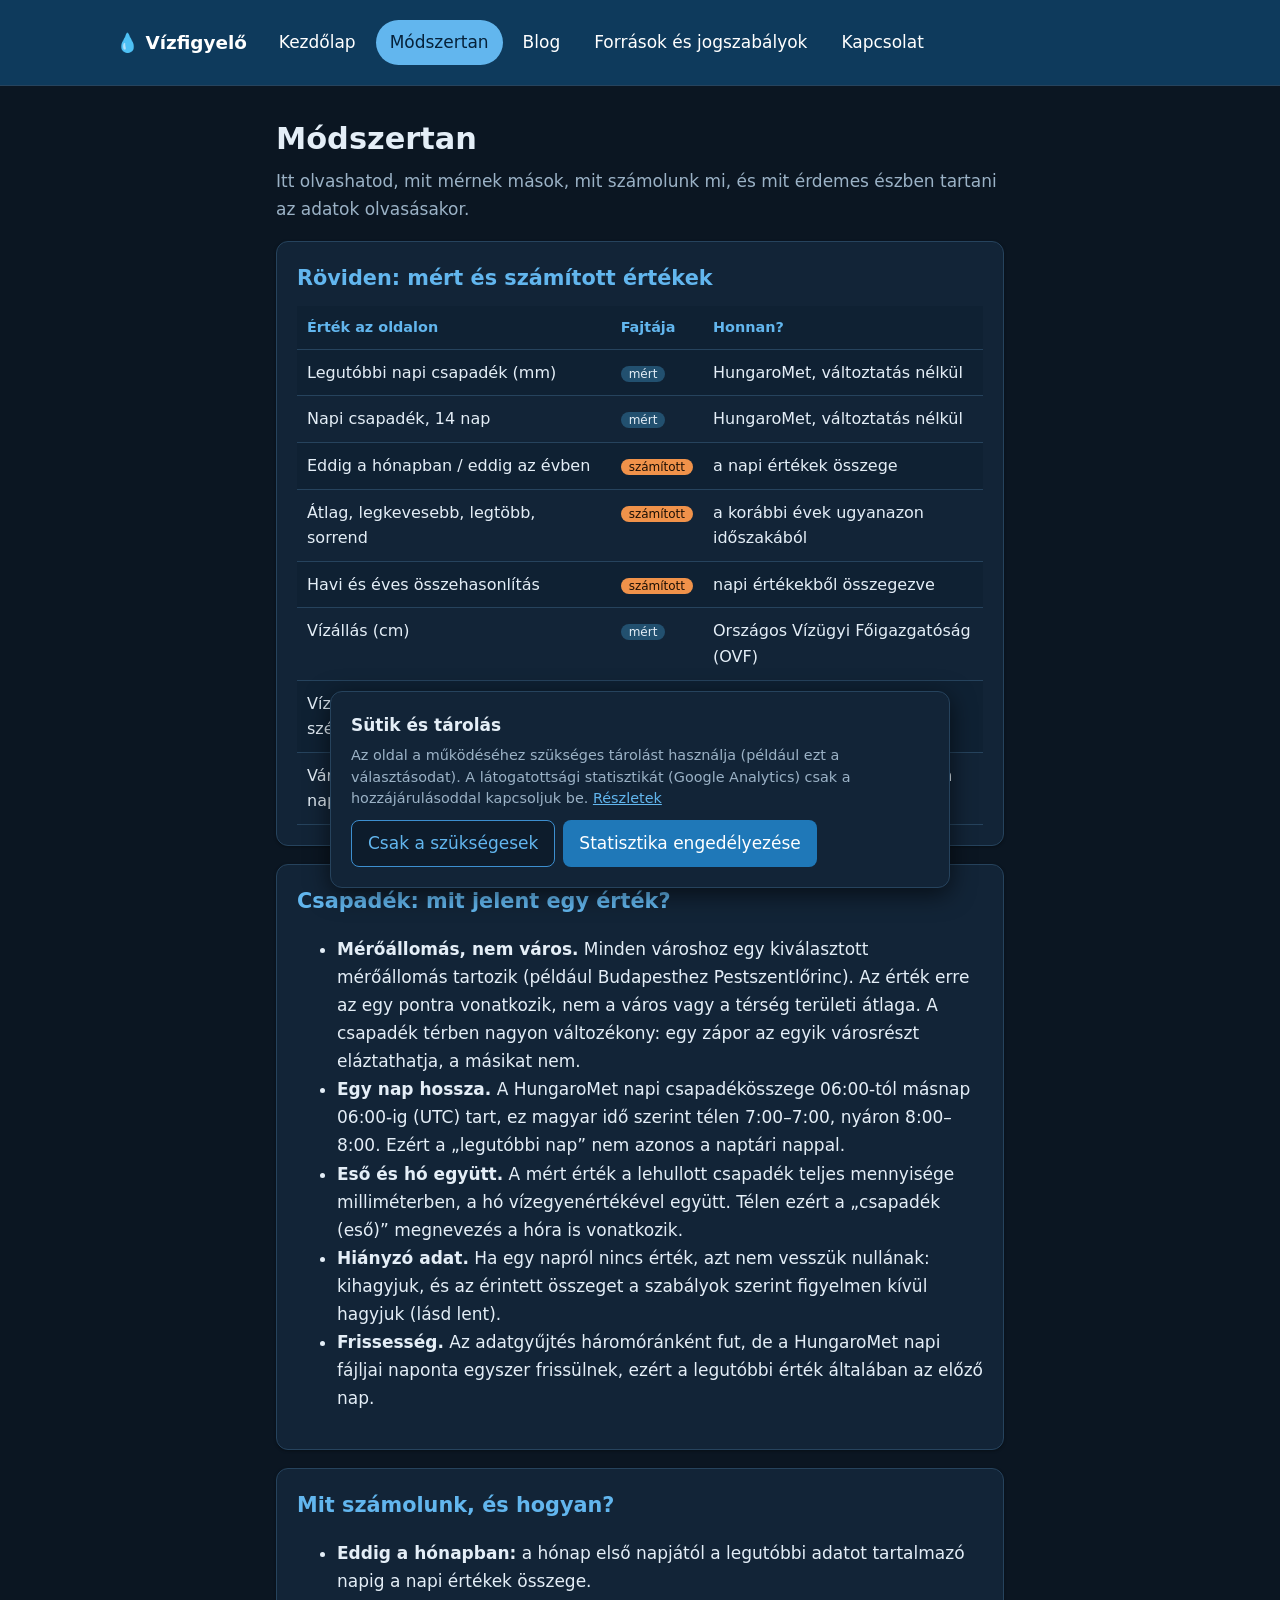
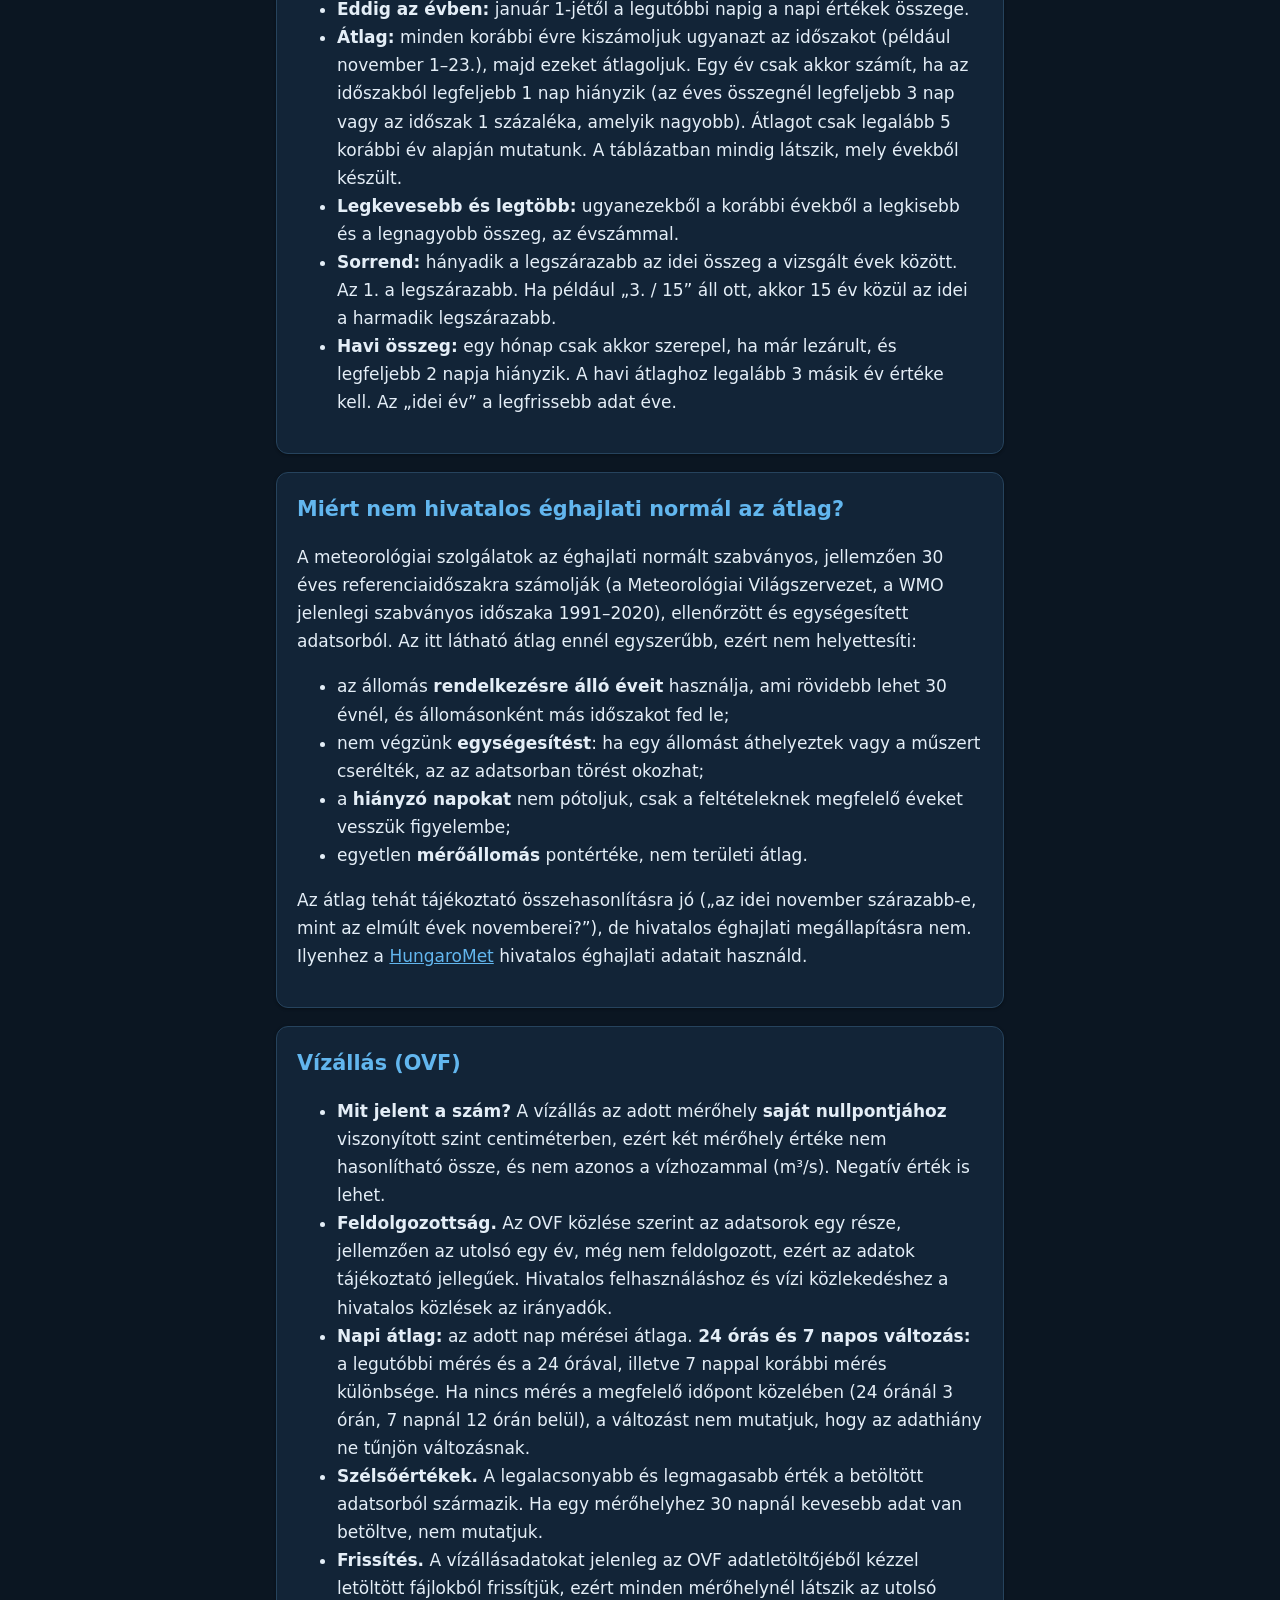
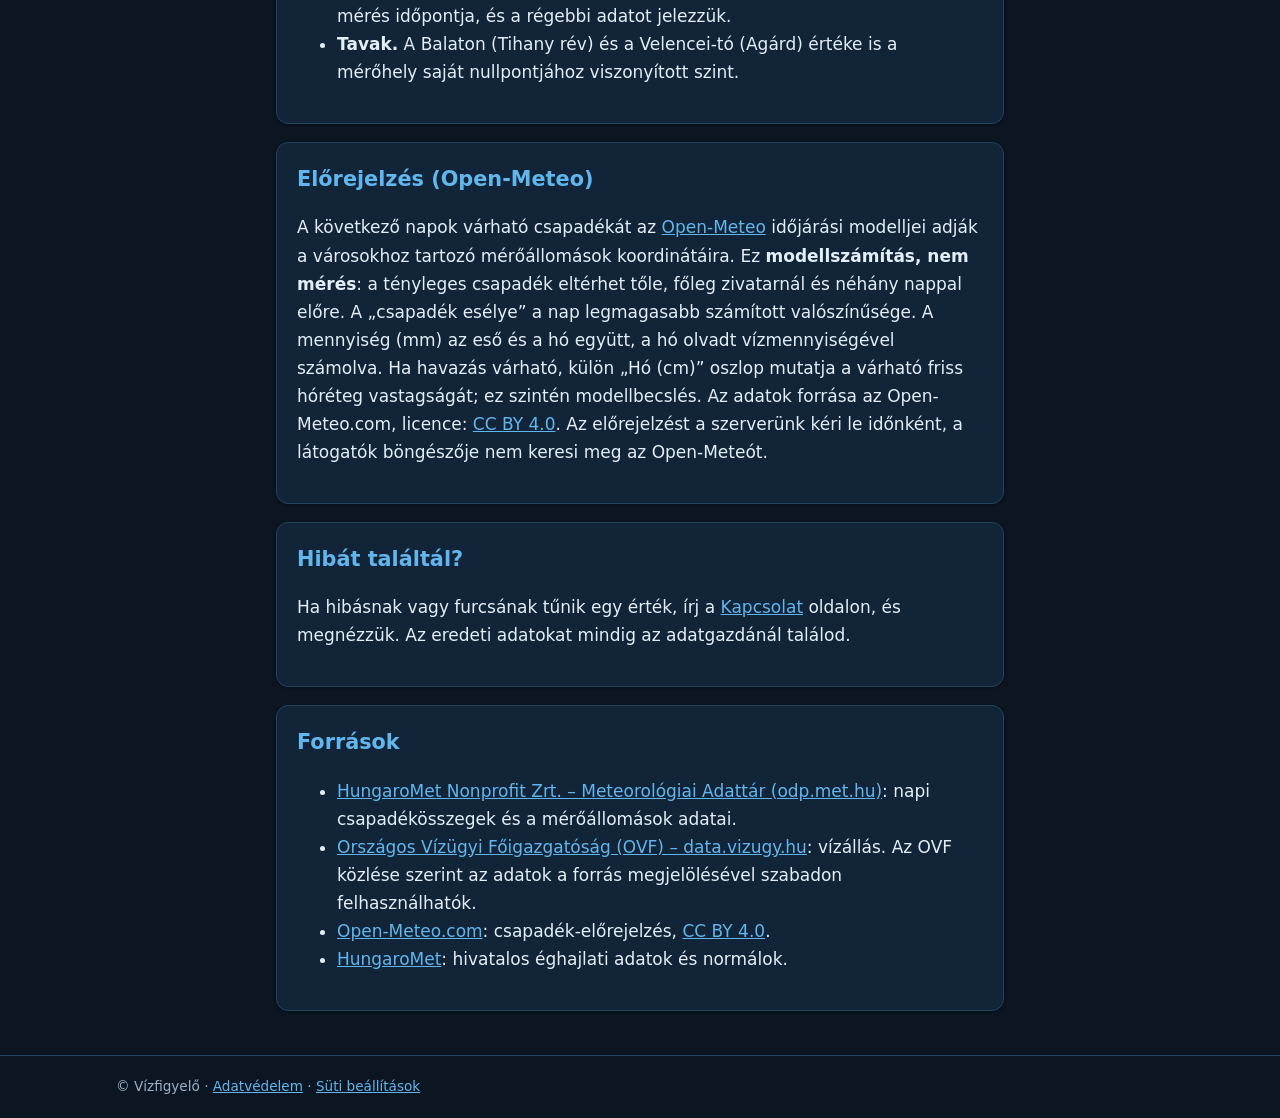
<file: modszertan.html>
<!DOCTYPE html>
<html lang="hu"><head><meta charset="utf-8"><meta name="viewport" content="width=device-width, initial-scale=1">
<title>Módszertan: mit mérünk, mit számolunk? – Vízfigyelő</title>
<meta name="description" content="Hogyan készülnek a Vízfigyelő adatai: melyek a mért értékek (HungaroMet, OVF), melyek a számított átlagok, rekordok és sorrendek, és miért nem hivatalos éghajlati normál az átlag.">
<link rel="canonical" href="https://vizesmagyarorszag.hu/modszertan.html">
<link rel="stylesheet" href="assets/site.css"></head>
<body><main class="w prose">
<h1>Módszertan</h1>
<p class="sub">Itt olvashatod, mit mérnek mások, mit számolunk mi, és mit érdemes észben tartani az adatok olvasásakor.</p>

<div class="card"><h2>Röviden: mért és számított értékek</h2>
<div class="sc"><table>
<tr><th>Érték az oldalon</th><th>Fajtája</th><th>Honnan?</th></tr>
<tr><td>Legutóbbi napi csapadék (mm)</td><td><span class="tag">mért</span></td><td>HungaroMet, változtatás nélkül</td></tr>
<tr><td>Napi csapadék, 14 nap</td><td><span class="tag">mért</span></td><td>HungaroMet, változtatás nélkül</td></tr>
<tr><td>Eddig a hónapban / eddig az évben</td><td><span class="tag now">számított</span></td><td>a napi értékek összege</td></tr>
<tr><td>Átlag, legkevesebb, legtöbb, sorrend</td><td><span class="tag now">számított</span></td><td>a korábbi évek ugyanazon időszakából</td></tr>
<tr><td>Havi és éves összehasonlítás</td><td><span class="tag now">számított</span></td><td>napi értékekből összegezve</td></tr>
<tr><td>Vízállás (cm)</td><td><span class="tag">mért</span></td><td>Országos Vízügyi Főigazgatóság (OVF)</td></tr>
<tr><td>Vízállás változása, napi átlag, szélsőértékek</td><td><span class="tag now">számított</span></td><td>a vízállás-mérésekből</td></tr>
<tr><td>Várható csapadék a következő napokra</td><td><span class="tag now">modell</span></td><td>Open-Meteo, előrejelzés, nem mérés</td></tr>
</table></div></div>

<div class="card"><h2>Csapadék: mit jelent egy érték?</h2>
<ul>
<li><b>Mérőállomás, nem város.</b> Minden városhoz egy kiválasztott mérőállomás tartozik (például Budapesthez Pestszentlőrinc). Az érték erre az egy pontra vonatkozik, nem a város vagy a térség területi átlaga. A csapadék térben nagyon változékony: egy zápor az egyik városrészt eláztathatja, a másikat nem.</li>
<li><b>Egy nap hossza.</b> A HungaroMet napi csapadékösszege 06:00-tól másnap 06:00-ig (UTC) tart, ez magyar idő szerint télen 7:00–7:00, nyáron 8:00–8:00. Ezért a „legutóbbi nap” nem azonos a naptári nappal.</li>
<li><b>Eső és hó együtt.</b> A mért érték a lehullott csapadék teljes mennyisége milliméterben, a hó vízegyenértékével együtt. Télen ezért a „csapadék (eső)” megnevezés a hóra is vonatkozik.</li>
<li><b>Hiányzó adat.</b> Ha egy napról nincs érték, azt nem vesszük nullának: kihagyjuk, és az érintett összeget a szabályok szerint figyelmen kívül hagyjuk (lásd lent).</li>
<li><b>Frissesség.</b> Az adatgyűjtés háromóránként fut, de a HungaroMet napi fájljai naponta egyszer frissülnek, ezért a legutóbbi érték általában az előző nap.</li>
</ul></div>

<div class="card"><h2>Mit számolunk, és hogyan?</h2>
<ul>
<li><b>Eddig a hónapban:</b> a hónap első napjától a legutóbbi adatot tartalmazó napig a napi értékek összege.</li>
<li><b>Eddig az évben:</b> január 1-jétől a legutóbbi napig a napi értékek összege.</li>
<li><b>Átlag:</b> minden korábbi évre kiszámoljuk ugyanazt az időszakot (például november 1–23.), majd ezeket átlagoljuk. Egy év csak akkor számít, ha az időszakból legfeljebb 1 nap hiányzik (az éves összegnél legfeljebb 3 nap vagy az időszak 1 százaléka, amelyik nagyobb). Átlagot csak legalább 5 korábbi év alapján mutatunk. A táblázatban mindig látszik, mely évekből készült.</li>
<li><b>Legkevesebb és legtöbb:</b> ugyanezekből a korábbi évekből a legkisebb és a legnagyobb összeg, az évszámmal.</li>
<li><b>Sorrend:</b> hányadik a legszárazabb az idei összeg a vizsgált évek között. Az 1. a legszárazabb. Ha például „3. / 15” áll ott, akkor 15 év közül az idei a harmadik legszárazabb.</li>
<li><b>Havi összeg:</b> egy hónap csak akkor szerepel, ha már lezárult, és legfeljebb 2 napja hiányzik. A havi átlaghoz legalább 3 másik év értéke kell. Az „idei év” a legfrissebb adat éve.</li>
</ul></div>

<div class="card"><h2>Miért nem hivatalos éghajlati normál az átlag?</h2>
<p>A meteorológiai szolgálatok az éghajlati normált szabványos, jellemzően 30 éves referenciaidőszakra számolják (a Meteorológiai Világszervezet, a WMO jelenlegi szabványos időszaka 1991–2020), ellenőrzött és egységesített adatsorból. Az itt látható átlag ennél egyszerűbb, ezért nem helyettesíti:</p>
<ul>
<li>az állomás <b>rendelkezésre álló éveit</b> használja, ami rövidebb lehet 30 évnél, és állomásonként más időszakot fed le;</li>
<li>nem végzünk <b>egységesítést</b>: ha egy állomást áthelyeztek vagy a műszert cserélték, az az adatsorban törést okozhat;</li>
<li>a <b>hiányzó napokat</b> nem pótoljuk, csak a feltételeknek megfelelő éveket vesszük figyelembe;</li>
<li>egyetlen <b>mérőállomás</b> pontértéke, nem területi átlag.</li>
</ul>
<p>Az átlag tehát tájékoztató összehasonlításra jó („az idei november szárazabb-e, mint az elmúlt évek novemberei?”), de hivatalos éghajlati megállapításra nem. Ilyenhez a <a href="https://www.met.hu/" rel="noopener">HungaroMet</a> hivatalos éghajlati adatait használd.</p></div>

<div class="card"><h2>Vízállás (OVF)</h2>
<ul>
<li><b>Mit jelent a szám?</b> A vízállás az adott mérőhely <b>saját nullpontjához</b> viszonyított szint centiméterben, ezért két mérőhely értéke nem hasonlítható össze, és nem azonos a vízhozammal (m³/s). Negatív érték is lehet.</li>
<li><b>Feldolgozottság.</b> Az OVF közlése szerint az adatsorok egy része, jellemzően az utolsó egy év, még nem feldolgozott, ezért az adatok tájékoztató jellegűek. Hivatalos felhasználáshoz és vízi közlekedéshez a hivatalos közlések az irányadók.</li>
<li><b>Napi átlag:</b> az adott nap mérései átlaga. <b>24 órás és 7 napos változás:</b> a legutóbbi mérés és a 24 órával, illetve 7 nappal korábbi mérés különbsége. Ha nincs mérés a megfelelő időpont közelében (24 óránál 3 órán, 7 napnál 12 órán belül), a változást nem mutatjuk, hogy az adathiány ne tűnjön változásnak.</li>
<li><b>Szélsőértékek.</b> A legalacsonyabb és legmagasabb érték a betöltött adatsorból származik. Ha egy mérőhelyhez 30 napnál kevesebb adat van betöltve, nem mutatjuk.</li>
<li><b>Frissítés.</b> A vízállásadatokat jelenleg az OVF adatletöltőjéből kézzel letöltött fájlokból frissítjük, ezért minden mérőhelynél látszik az utolsó mérés időpontja, és a régebbi adatot jelezzük.</li>
<li><b>Tavak.</b> A Balaton (Tihany rév) és a Velencei-tó (Agárd) értéke is a mérőhely saját nullpontjához viszonyított szint.</li>
</ul></div>

<div class="card"><h2>Előrejelzés (Open-Meteo)</h2>
<p>A következő napok várható csapadékát az <a href="https://open-meteo.com/" rel="noopener">Open-Meteo</a> időjárási modelljei adják a városokhoz tartozó mérőállomások koordinátáira. Ez <b>modellszámítás, nem mérés</b>: a tényleges csapadék eltérhet tőle, főleg zivatarnál és néhány nappal előre. A „csapadék esélye” a nap legmagasabb számított valószínűsége. A mennyiség (mm) az eső és a hó együtt, a hó olvadt vízmennyiségével számolva. Ha havazás várható, külön „Hó (cm)” oszlop mutatja a várható friss hóréteg vastagságát; ez szintén modellbecslés. Az adatok forrása az Open-Meteo.com, licence: <a href="https://creativecommons.org/licenses/by/4.0/" rel="noopener">CC BY 4.0</a>. Az előrejelzést a szerverünk kéri le időnként, a látogatók böngészője nem keresi meg az Open-Meteót.</p></div>

<div class="card"><h2>Hibát találtál?</h2>
<p>Ha hibásnak vagy furcsának tűnik egy érték, írj a <a href="kapcsolat.html">Kapcsolat</a> oldalon, és megnézzük. Az eredeti adatokat mindig az adatgazdánál találod.</p></div>

<div class="card"><h2>Források</h2>
<ul>
<li><a href="https://odp.met.hu" rel="noopener">HungaroMet Nonprofit Zrt. – Meteorológiai Adattár (odp.met.hu)</a>: napi csapadékösszegek és a mérőállomások adatai.</li>
<li><a href="https://data.vizugy.hu" rel="noopener">Országos Vízügyi Főigazgatóság (OVF) – data.vizugy.hu</a>: vízállás. Az OVF közlése szerint az adatok a forrás megjelölésével szabadon felhasználhatók.</li>
<li><a href="https://open-meteo.com/" rel="noopener">Open-Meteo.com</a>: csapadék-előrejelzés, <a href="https://creativecommons.org/licenses/by/4.0/" rel="noopener">CC BY 4.0</a>.</li>
<li><a href="https://www.met.hu/" rel="noopener">HungaroMet</a>: hivatalos éghajlati adatok és normálok.</li>
</ul></div>
</main><script src="assets/site.js"></script></body></html>
</file>
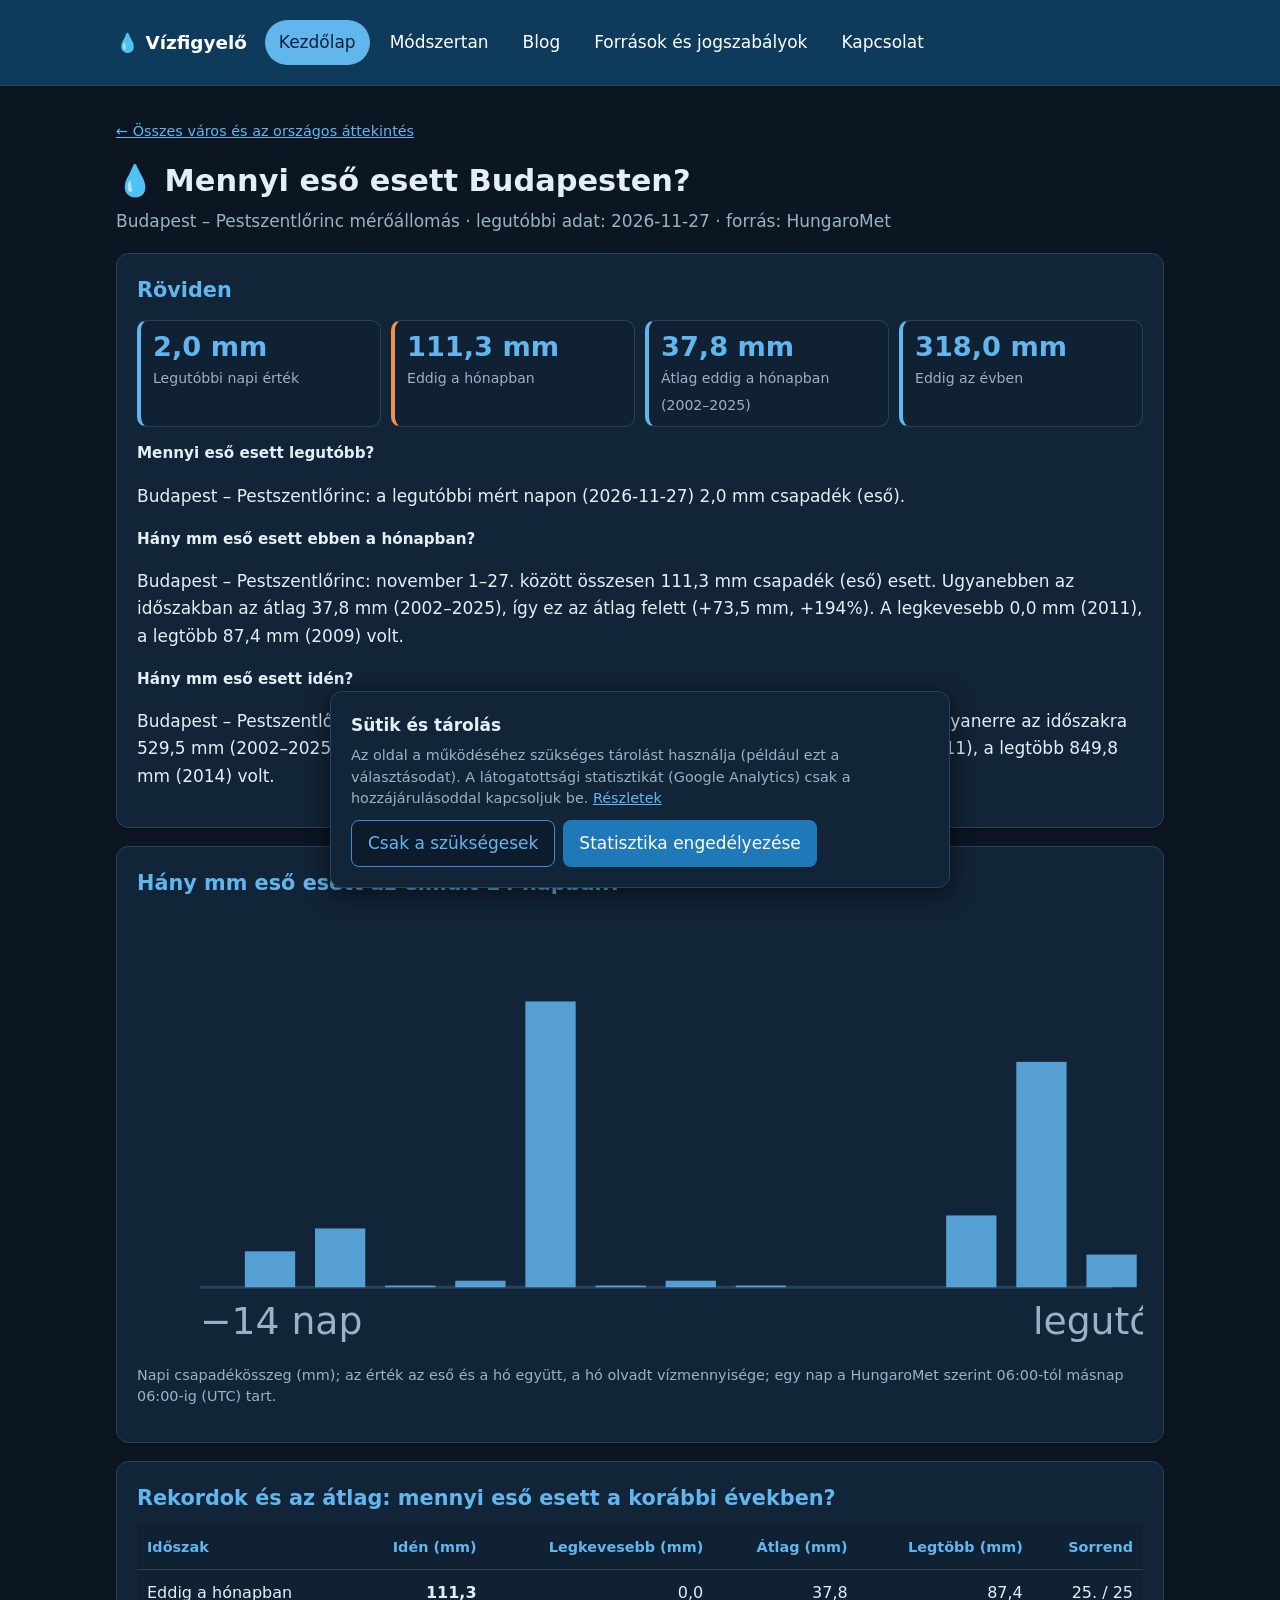
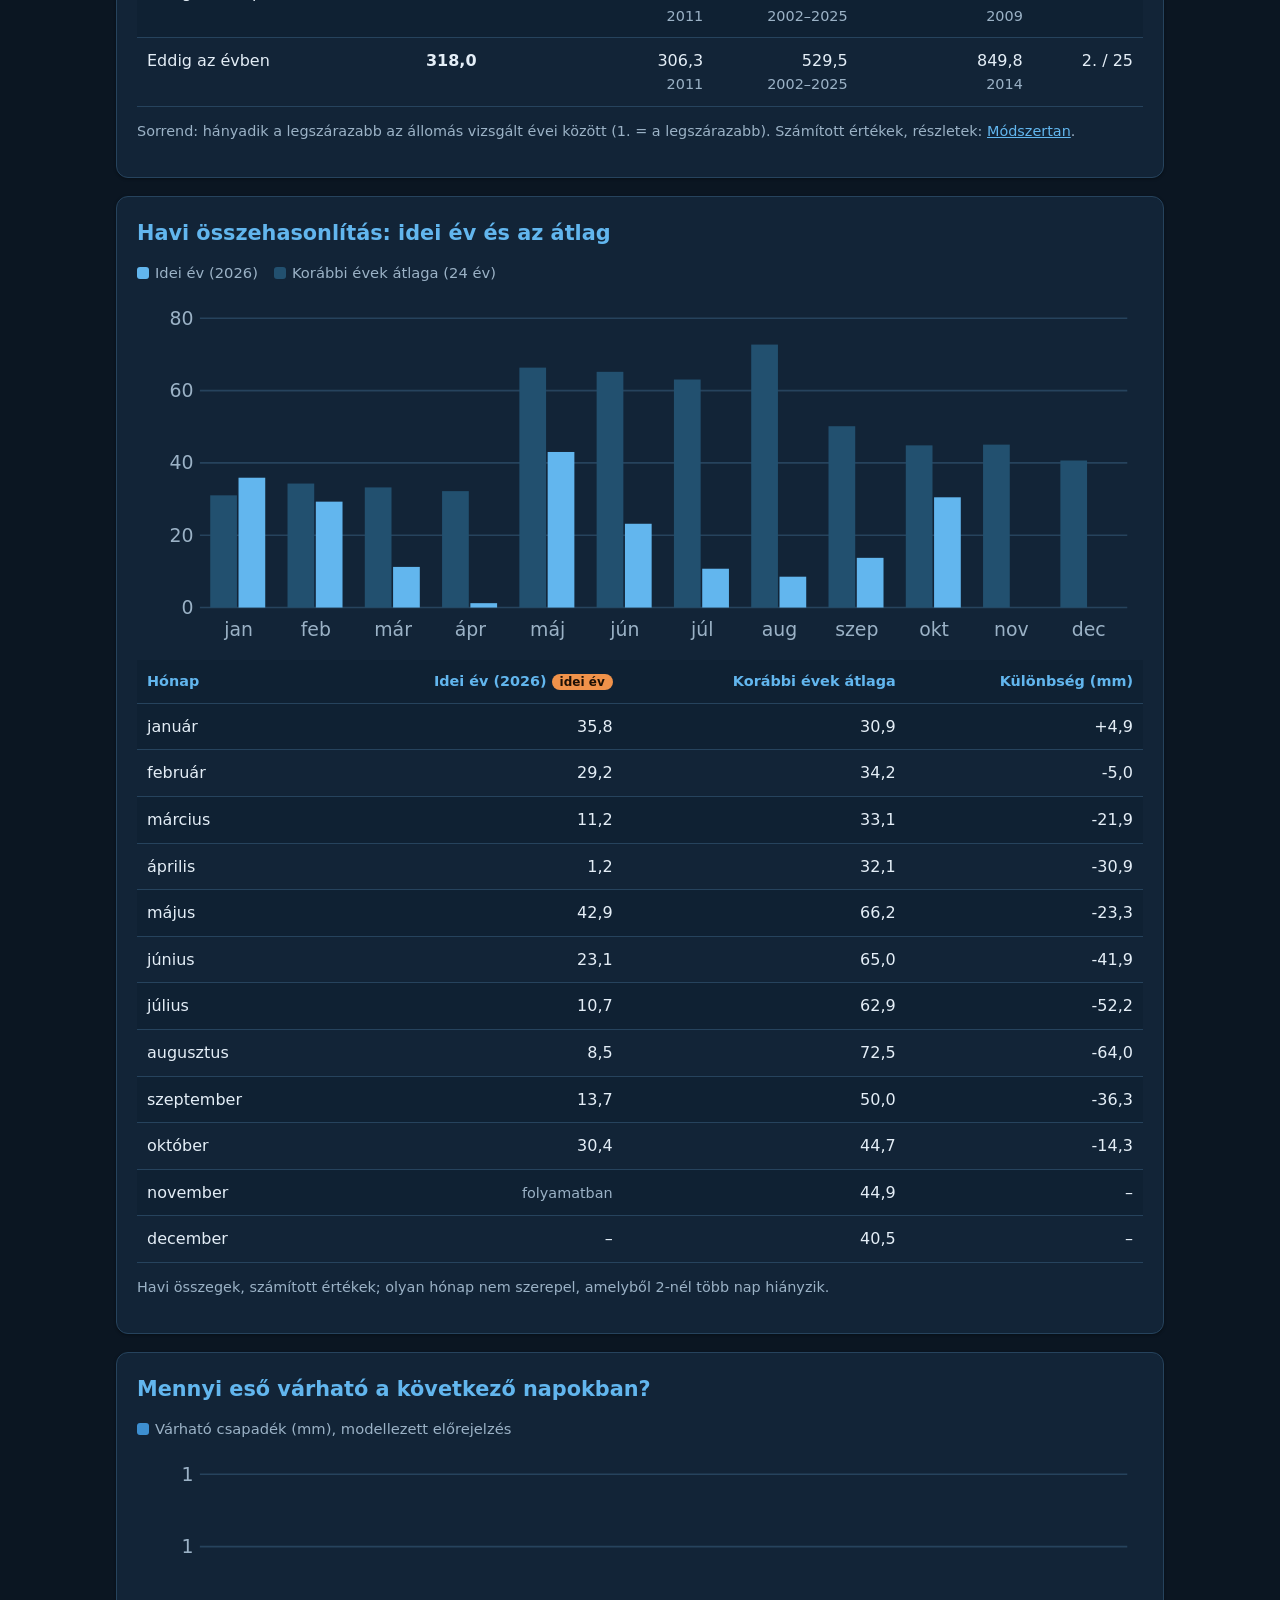
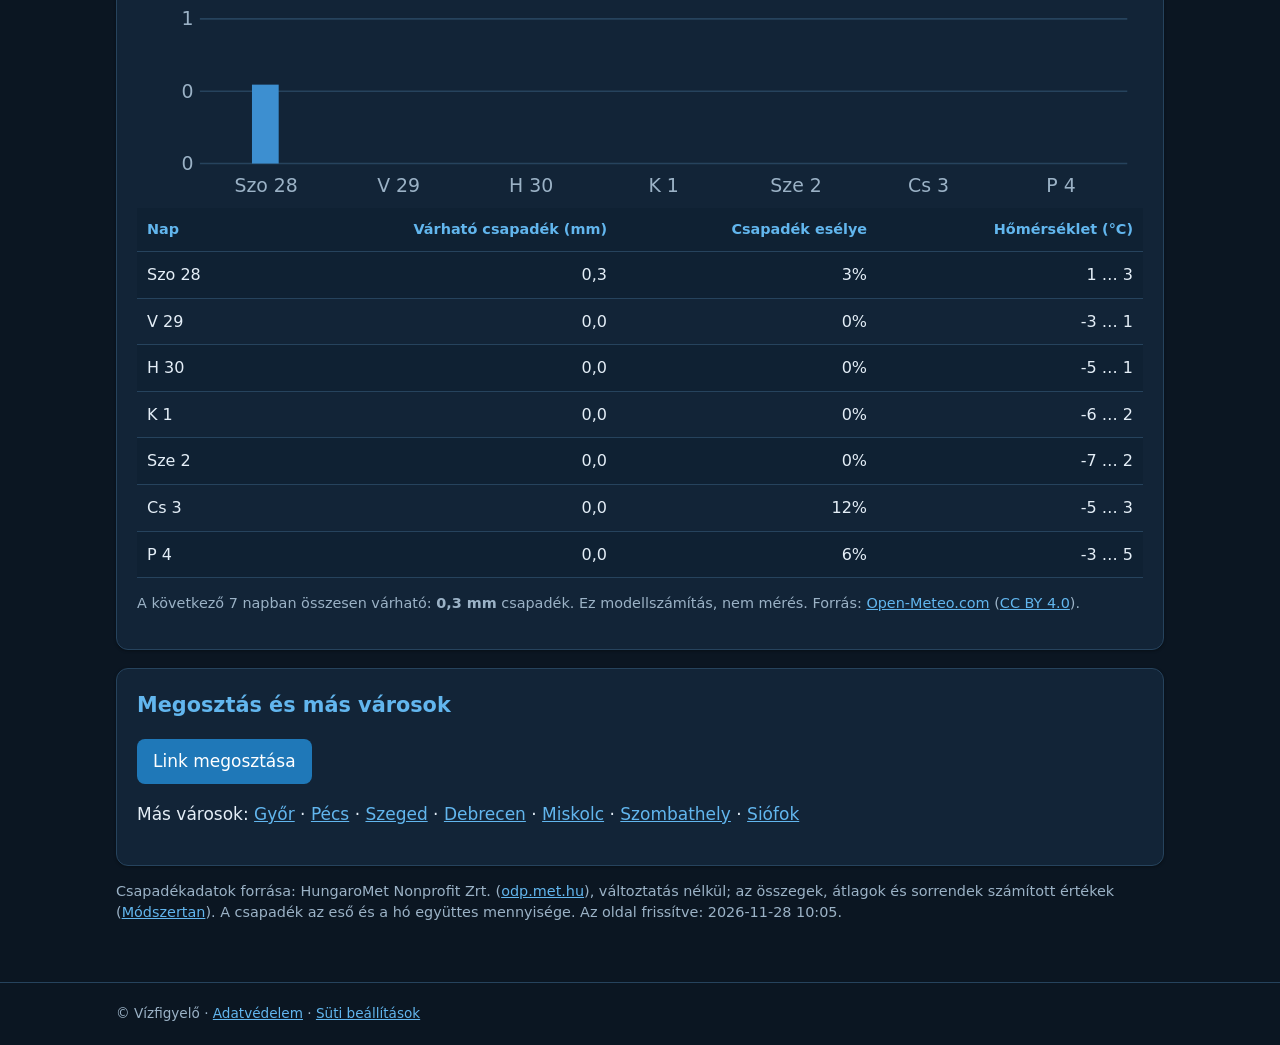
<file: eso/budapest.html>
<!DOCTYPE html>
<html lang="hu">
<head>
<meta charset="utf-8">
<meta name="viewport" content="width=device-width, initial-scale=1">
<title>Mennyi eső esett Budapesten? – Vízfigyelő</title>
<meta name="description" content="Hány mm eső esett Budapesten? Mért csapadék a(z) Budapest – Pestszentlőrinc állomáson: legutóbbi nap, hónap és év, az átlaggal és a rekordokkal összevetve.">
<link rel="canonical" href="https://vizesmagyarorszag.hu/eso/budapest.html">
<meta property="og:type" content="website">
<meta property="og:locale" content="hu_HU">
<meta property="og:title" content="Mennyi eső esett Budapesten? – Vízfigyelő">
<meta property="og:description" content="Hány mm eső esett Budapesten? Mért csapadék a(z) Budapest – Pestszentlőrinc állomáson: legutóbbi nap, hónap és év, az átlaggal és a rekordokkal összevetve.">
<meta property="og:url" content="https://vizesmagyarorszag.hu/eso/budapest.html">
<link rel="stylesheet" href="../assets/site.css">
</head>
<body data-nav="index.html" data-slug="budapest" data-url="https://vizesmagyarorszag.hu/eso/budapest.html">
<main class="w">
<p class="note"><a href="../index.html">← Összes város és az országos áttekintés</a></p>
<h1>💧 Mennyi eső esett Budapesten?</h1>
<p class="sub">Budapest – Pestszentlőrinc mérőállomás · legutóbbi adat: 2026-11-27 · forrás: HungaroMet</p>
<div class="card"><h2>Röviden</h2><div class="tiles"><div class="tile "><b>2,0 mm</b><span>Legutóbbi napi érték</span></div><div class="tile hl"><b>111,3 mm</b><span>Eddig a hónapban</span></div><div class="tile "><b>37,8 mm</b><span>Átlag eddig a hónapban (2002–2025)</span></div><div class="tile "><b>318,0 mm</b><span>Eddig az évben</span></div></div><h3>Mennyi eső esett legutóbb?</h3><p>Budapest – Pestszentlőrinc: a legutóbbi mért napon (2026-11-27) 2,0 mm csapadék (eső).</p><h3>Hány mm eső esett ebben a hónapban?</h3><p>Budapest – Pestszentlőrinc: november 1–27. között összesen 111,3 mm csapadék (eső) esett. Ugyanebben az időszakban az átlag 37,8 mm (2002–2025), így ez az átlag felett (+73,5 mm, +194%). A legkevesebb 0,0 mm (2011), a legtöbb 87,4 mm (2009) volt.</p><h3>Hány mm eső esett idén?</h3><p>Budapest – Pestszentlőrinc: január 1. óta összesen 318,0 mm csapadék (eső) esett. Az átlag ugyanerre az időszakra 529,5 mm (2002–2025), így ez az átlag alatt (-211,5 mm, -40%). A legkevesebb 306,3 mm (2011), a legtöbb 849,8 mm (2014) volt.</p></div><div class="card"><h2>Hány mm eső esett az elmúlt 14 napban?</h2><div id="c14"></div><p class="note">Napi csapadékösszeg (mm); az érték az eső és a hó együtt, a hó olvadt vízmennyisége; egy nap a HungaroMet szerint 06:00-tól másnap 06:00-ig (UTC) tart.</p></div><div class="card"><h2>Rekordok és az átlag: mennyi eső esett a korábbi években?</h2><div class="sc"><table><tr><th>Időszak</th><th class=n>Idén (mm)</th><th class=n>Legkevesebb (mm)</th><th class=n>Átlag (mm)</th><th class=n>Legtöbb (mm)</th><th class=n>Sorrend</th></tr><tr><td>Eddig a hónapban</td><td class=n><b>111,3</b></td><td class=n>0,0<div class=note>2011</div></td><td class=n>37,8<div class=note>2002–2025</div></td><td class=n>87,4<div class=note>2009</div></td><td class=n>25. / 25</td></tr><tr><td>Eddig az évben</td><td class=n><b>318,0</b></td><td class=n>306,3<div class=note>2011</div></td><td class=n>529,5<div class=note>2002–2025</div></td><td class=n>849,8<div class=note>2014</div></td><td class=n>2. / 25</td></tr></table></div><p class="note">Sorrend: hányadik a legszárazabb az állomás vizsgált évei között (1. = a legszárazabb). Számított értékek, részletek: <a href="../modszertan.html">Módszertan</a>.</p></div><div class="card"><h2>Havi összehasonlítás: idei év és az átlag</h2><div class="legend"><span><i style="background:var(--ac)"></i>Idei év (2026)</span><span><i style="background:var(--ac3)"></i>Korábbi évek átlaga (24 év)</span></div><div id="cm"></div><div class="sc" style="margin-top:8px"><table><tr><th>Hónap</th><th class=n>Idei év (2026) <span class="tag now">idei év</span></th><th class=n>Korábbi évek átlaga</th><th class=n>Különbség (mm)</th></tr><tr><td>január</td><td class=n>35,8</td><td class=n>30,9</td><td class=n>+4,9</td></tr><tr><td>február</td><td class=n>29,2</td><td class=n>34,2</td><td class=n>-5,0</td></tr><tr><td>március</td><td class=n>11,2</td><td class=n>33,1</td><td class=n>-21,9</td></tr><tr><td>április</td><td class=n>1,2</td><td class=n>32,1</td><td class=n>-30,9</td></tr><tr><td>május</td><td class=n>42,9</td><td class=n>66,2</td><td class=n>-23,3</td></tr><tr><td>június</td><td class=n>23,1</td><td class=n>65,0</td><td class=n>-41,9</td></tr><tr><td>július</td><td class=n>10,7</td><td class=n>62,9</td><td class=n>-52,2</td></tr><tr><td>augusztus</td><td class=n>8,5</td><td class=n>72,5</td><td class=n>-64,0</td></tr><tr><td>szeptember</td><td class=n>13,7</td><td class=n>50,0</td><td class=n>-36,3</td></tr><tr><td>október</td><td class=n>30,4</td><td class=n>44,7</td><td class=n>-14,3</td></tr><tr><td>november</td><td class=n><span class=note>folyamatban</span></td><td class=n>44,9</td><td class=n>–</td></tr><tr><td>december</td><td class=n>–</td><td class=n>40,5</td><td class=n>–</td></tr></table></div><p class="note">Havi összegek, számított értékek; olyan hónap nem szerepel, amelyből 2-nél több nap hiányzik.</p></div><div class="card" id="fcc" hidden><h2>Mennyi eső várható a következő napokban?</h2><div id="fc"></div></div>
<div class="card"><h2>Megosztás és más városok</h2>
<p><button class="btn" id="sh" type="button">Link megosztása</button> <span class="note" id="shs" role="status"></span></p>
<p>Más városok: <a href="gyor.html">Győr</a> · <a href="pecs.html">Pécs</a> · <a href="szeged.html">Szeged</a> · <a href="debrecen.html">Debrecen</a> · <a href="miskolc.html">Miskolc</a> · <a href="szombathely.html">Szombathely</a> · <a href="siofok.html">Siófok</a></p></div>
<p class="note">Csapadékadatok forrása: HungaroMet Nonprofit Zrt. (<a href="https://odp.met.hu" rel="noopener">odp.met.hu</a>), változtatás nélkül; az összegek, átlagok és sorrendek számított értékek (<a href="../modszertan.html">Módszertan</a>). A csapadék az eső és a hó együttes mennyisége. Az oldal frissítve: 2026-11-28 10:05.</p>
</main>
<script type="application/json" id="cd">{"n":"Budapest","slug":"budapest","loc":"Budapesten","id":"44527","hmName":"Budapest Pestszentlőrinc","lo":19.1822,"la":47.4292,"lastDate":"2026-11-27","last":2.0,"dates":["2026-11-14","2026-11-15","2026-11-16","2026-11-17","2026-11-18","2026-11-19","2026-11-20","2026-11-21","2026-11-22","2026-11-23","2026-11-24","2026-11-25","2026-11-26","2026-11-27"],"daily":[0.0,2.2,3.6,0.1,0.4,17.5,0.1,0.4,0.1,0.0,0.0,4.4,13.8,2.0],"mtd":{"sum":111.3,"days":27,"missing":0,"month":11,"year":2026},"mtdAvg":37.8,"mtdAvgN":24,"mtdAvgFrom":2002,"mtdAvgTo":2025,"mtdStats":{"avg":37.8,"n":24,"from":2002,"to":2025,"min":{"y":2011,"v":0.0},"max":{"y":2009,"v":87.4},"rank":25,"of":25},"ytd":{"sum":318.0,"days":331,"missing":0,"year":2026},"ytdStats":{"avg":529.5,"n":24,"from":2002,"to":2025,"min":{"y":2011,"v":306.3},"max":{"y":2014,"v":849.8},"rank":2,"of":25},"years":{"2002":[7.2,11.1,25.0,50.2,28.7,52.0,81.5,95.0,46.8,50.4,29.2,33.9],"2003":[28.6,21.9,1.6,19.9,37.3,15.4,63.4,19.7,17.2,94.5,37.8,5.3],"2004":[32.0,50.6,60.2,52.4,63.9,65.6,54.5,29.0,14.1,51.4,64.3,37.9],"2005":[17.6,41.1,18.1,105.1,61.9,62.4,108.4,171.7,47.3,5.1,39.6,77.2],"2006":[32.6,39.7,27.8,30.6,89.3,156.9,19.8,142.7,19.3,14.8,20.1,3.8],"2007":[24.7,49.2,32.6,3.0,40.8,46.1,36.8,131.6,42.3,43.9,49.4,31.8],"2008":[27.1,1.0,65.3,37.0,42.2,99.2,124.1,37.9,55.7,23.0,27.0,62.9],"2009":[35.1,34.4,33.2,3.2,19.1,101.9,34.2,30.8,20.9,47.4,89.0,69.6],"2010":[48.3,50.0,18.1,42.9,164.1,130.4,41.3,80.1,140.0,30.5,73.5,41.3],"2011":[15.0,4.0,22.1,7.0,62.7,81.0,68.0,14.4,3.5,28.6,0.0,58.9],"2012":[28.2,14.8,0.5,20.8,41.6,51.5,79.5,2.6,26.9,65.4,14.9,53.9],"2013":[51.0,79.2,112.6,32.1,64.0,31.8,1.5,51.5,31.1,23.5,51.7,3.4],"2014":[21.0,47.6,12.1,35.6,114.4,22.0,184.2,197.4,136.4,69.4,24.9,59.8],"2015":[67.0,27.0,16.0,6.6,60.3,32.1,55.1,95.1,83.9,98.6,21.6,5.5],"2016":[53.5,109.5,36.0,12.7,73.4,57.8,158.8,48.7,39.9,48.7,35.4,1.0],"2017":[25.5,32.3,44.4,65.9,68.0,33.7,54.5,55.8,94.8,69.7,44.9,37.3],"2018":[20.4,63.3,81.4,11.9,49.3,87.2,52.6,28.8,68.8,18.5,47.6,27.9],"2019":[26.0,7.3,7.1,14.6,199.5,81.6,95.0,23.9,55.4,15.5,82.1,78.0],"2020":[10.8,25.3,32.1,13.2,13.5,128.8,55.8,80.6,17.7,104.7,25.0,34.1],"2021":[14.5,42.7,4.6,38.0,81.4,17.2,40.6,73.1,19.5,19.6,49.9,39.5],"2022":[3.3,8.9,16.0,65.7,25.5,65.0,21.6,56.7,93.9,6.2,54.9,74.9],"2023":[115.2,15.7,36.2,30.3,67.2,85.9,20.3,150.6,15.1,71.8,116.7,99.6],"2024":[27.2,28.9,31.8,30.8,75.5,49.2,11.9,63.8,77.1,49.9,18.2,28.1],"2025":[10.9,15.1,60.3,40.9,44.3,5.4,45.9,59.0,32.5,22.2,60.5,7.5],"2026":[35.8,29.2,11.2,1.2,42.9,23.1,10.7,8.5,13.7,30.4,null,null]}}</script>
<script src="../assets/common.js"></script>
<script src="../assets/city.js"></script>
<script src="../assets/site.js"></script>
</body>
</html>
</file>
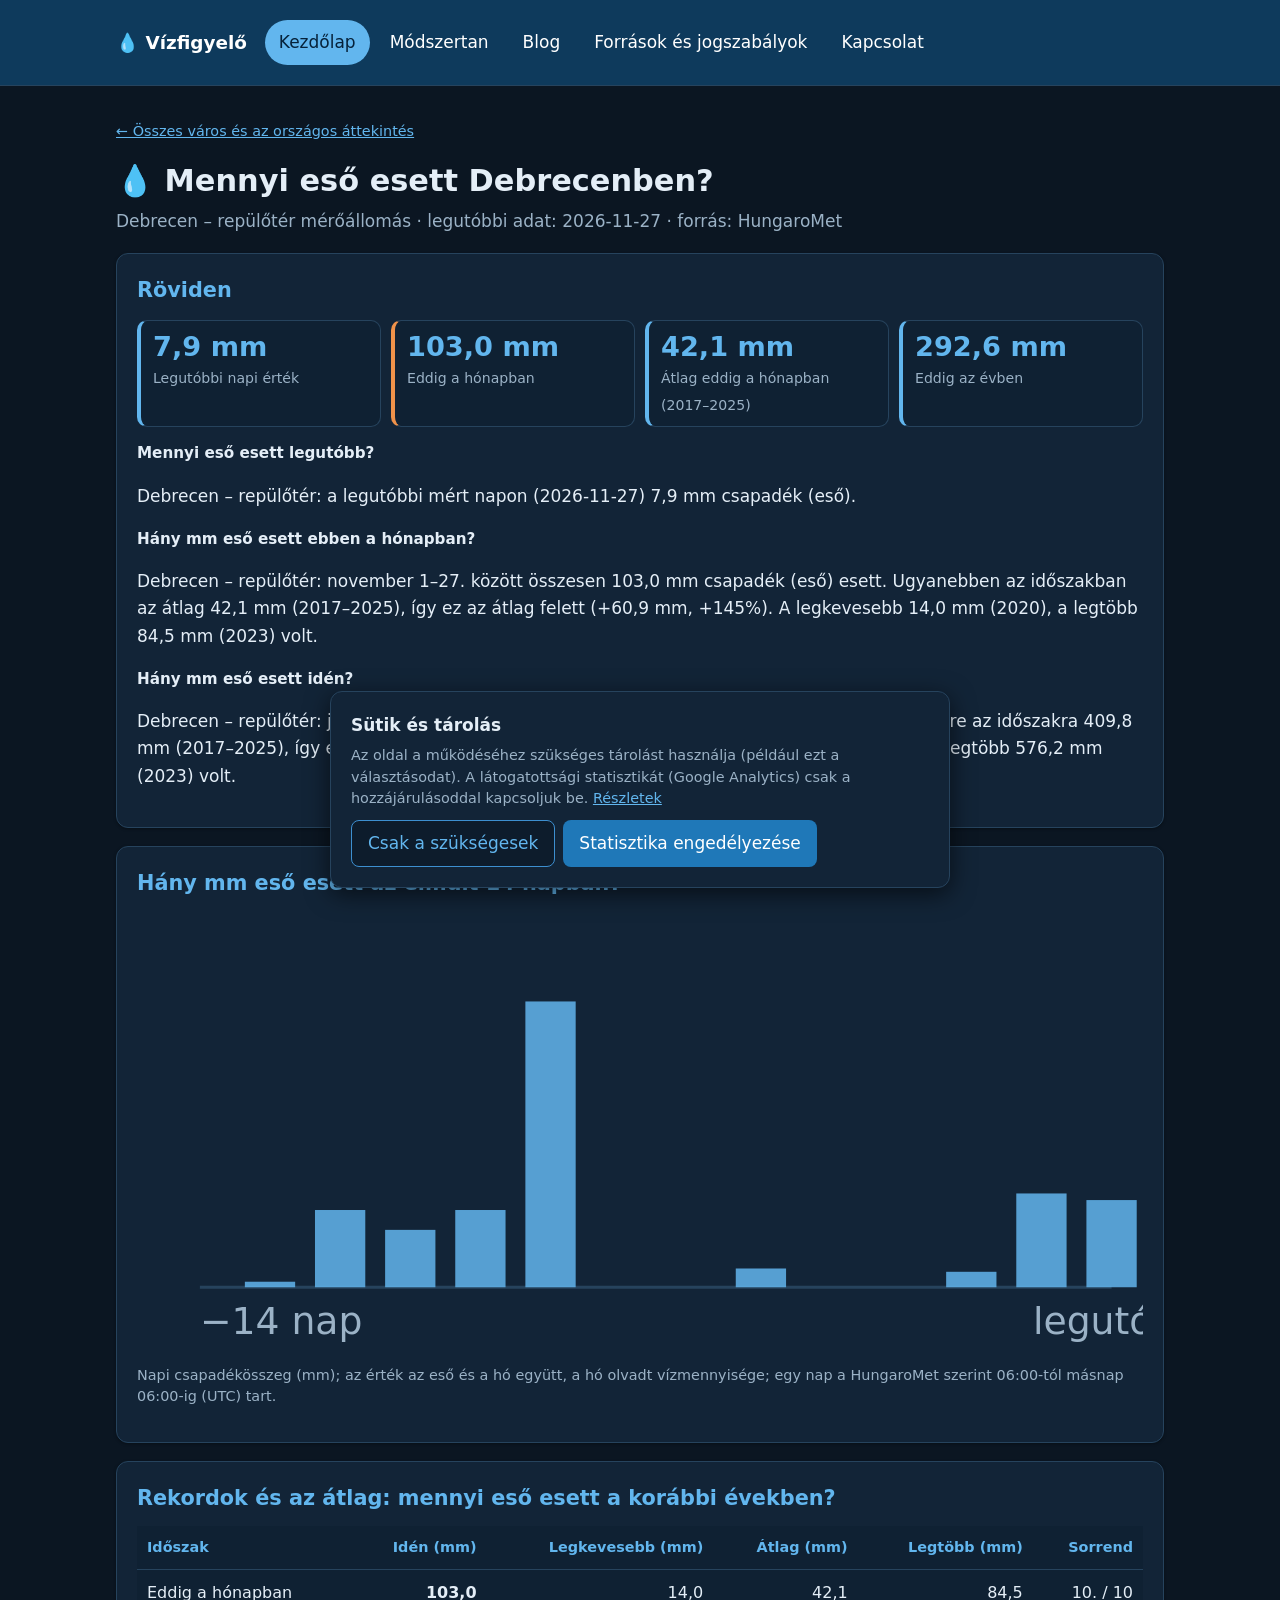
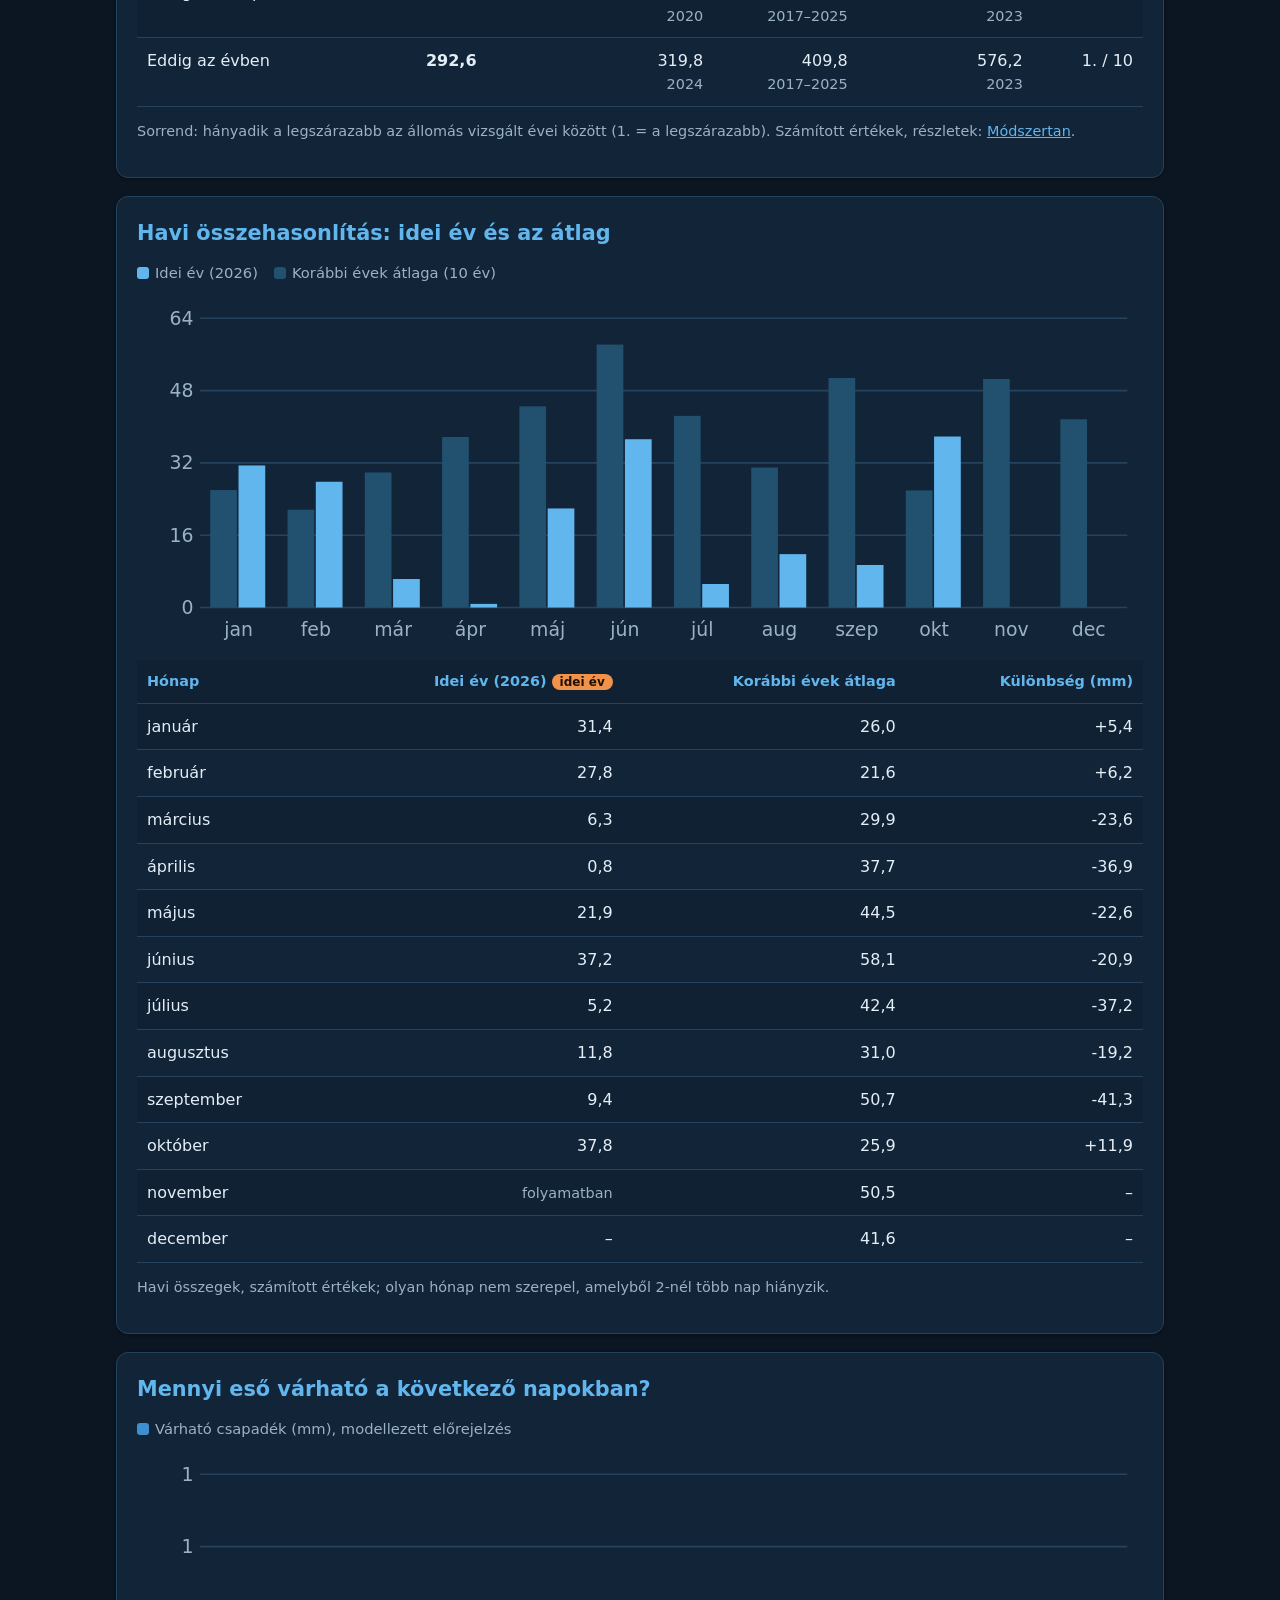
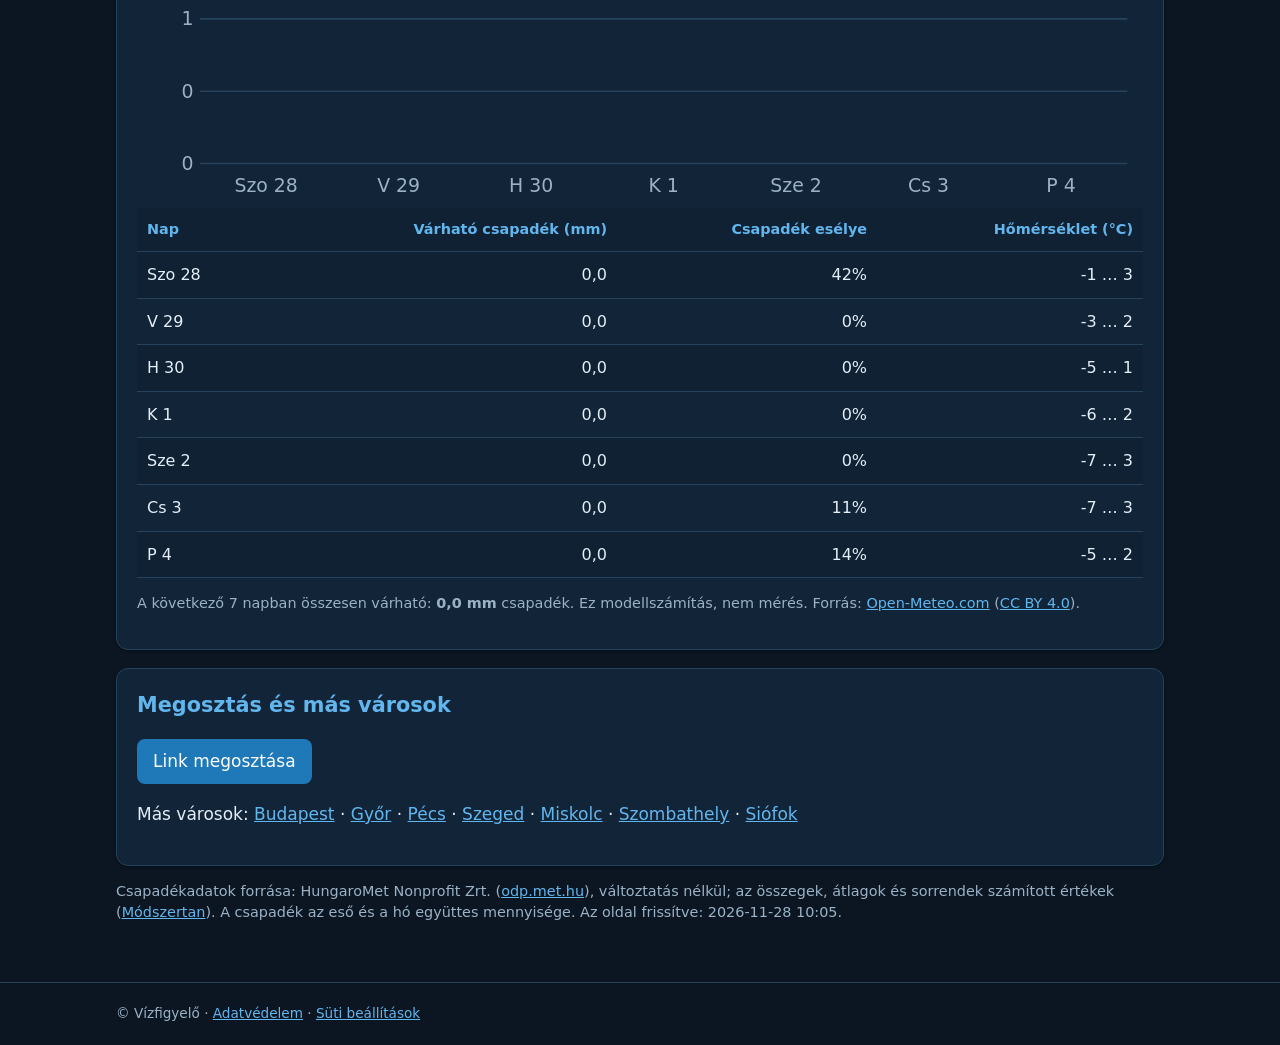
<file: eso/debrecen.html>
<!DOCTYPE html>
<html lang="hu">
<head>
<meta charset="utf-8">
<meta name="viewport" content="width=device-width, initial-scale=1">
<title>Mennyi eső esett Debrecenben? – Vízfigyelő</title>
<meta name="description" content="Hány mm eső esett Debrecenben? Mért csapadék a(z) Debrecen – repülőtér állomáson: legutóbbi nap, hónap és év, az átlaggal és a rekordokkal összevetve.">
<link rel="canonical" href="https://vizesmagyarorszag.hu/eso/debrecen.html">
<meta property="og:type" content="website">
<meta property="og:locale" content="hu_HU">
<meta property="og:title" content="Mennyi eső esett Debrecenben? – Vízfigyelő">
<meta property="og:description" content="Hány mm eső esett Debrecenben? Mért csapadék a(z) Debrecen – repülőtér állomáson: legutóbbi nap, hónap és év, az átlaggal és a rekordokkal összevetve.">
<meta property="og:url" content="https://vizesmagyarorszag.hu/eso/debrecen.html">
<link rel="stylesheet" href="../assets/site.css">
</head>
<body data-nav="index.html" data-slug="debrecen" data-url="https://vizesmagyarorszag.hu/eso/debrecen.html">
<main class="w">
<p class="note"><a href="../index.html">← Összes város és az országos áttekintés</a></p>
<h1>💧 Mennyi eső esett Debrecenben?</h1>
<p class="sub">Debrecen – repülőtér mérőállomás · legutóbbi adat: 2026-11-27 · forrás: HungaroMet</p>
<div class="card"><h2>Röviden</h2><div class="tiles"><div class="tile "><b>7,9 mm</b><span>Legutóbbi napi érték</span></div><div class="tile hl"><b>103,0 mm</b><span>Eddig a hónapban</span></div><div class="tile "><b>42,1 mm</b><span>Átlag eddig a hónapban (2017–2025)</span></div><div class="tile "><b>292,6 mm</b><span>Eddig az évben</span></div></div><h3>Mennyi eső esett legutóbb?</h3><p>Debrecen – repülőtér: a legutóbbi mért napon (2026-11-27) 7,9 mm csapadék (eső).</p><h3>Hány mm eső esett ebben a hónapban?</h3><p>Debrecen – repülőtér: november 1–27. között összesen 103,0 mm csapadék (eső) esett. Ugyanebben az időszakban az átlag 42,1 mm (2017–2025), így ez az átlag felett (+60,9 mm, +145%). A legkevesebb 14,0 mm (2020), a legtöbb 84,5 mm (2023) volt.</p><h3>Hány mm eső esett idén?</h3><p>Debrecen – repülőtér: január 1. óta összesen 292,6 mm csapadék (eső) esett. Az átlag ugyanerre az időszakra 409,8 mm (2017–2025), így ez az átlag alatt (-117,2 mm, -29%). A legkevesebb 319,8 mm (2024), a legtöbb 576,2 mm (2023) volt.</p></div><div class="card"><h2>Hány mm eső esett az elmúlt 14 napban?</h2><div id="c14"></div><p class="note">Napi csapadékösszeg (mm); az érték az eső és a hó együtt, a hó olvadt vízmennyisége; egy nap a HungaroMet szerint 06:00-tól másnap 06:00-ig (UTC) tart.</p></div><div class="card"><h2>Rekordok és az átlag: mennyi eső esett a korábbi években?</h2><div class="sc"><table><tr><th>Időszak</th><th class=n>Idén (mm)</th><th class=n>Legkevesebb (mm)</th><th class=n>Átlag (mm)</th><th class=n>Legtöbb (mm)</th><th class=n>Sorrend</th></tr><tr><td>Eddig a hónapban</td><td class=n><b>103,0</b></td><td class=n>14,0<div class=note>2020</div></td><td class=n>42,1<div class=note>2017–2025</div></td><td class=n>84,5<div class=note>2023</div></td><td class=n>10. / 10</td></tr><tr><td>Eddig az évben</td><td class=n><b>292,6</b></td><td class=n>319,8<div class=note>2024</div></td><td class=n>409,8<div class=note>2017–2025</div></td><td class=n>576,2<div class=note>2023</div></td><td class=n>1. / 10</td></tr></table></div><p class="note">Sorrend: hányadik a legszárazabb az állomás vizsgált évei között (1. = a legszárazabb). Számított értékek, részletek: <a href="../modszertan.html">Módszertan</a>.</p></div><div class="card"><h2>Havi összehasonlítás: idei év és az átlag</h2><div class="legend"><span><i style="background:var(--ac)"></i>Idei év (2026)</span><span><i style="background:var(--ac3)"></i>Korábbi évek átlaga (10 év)</span></div><div id="cm"></div><div class="sc" style="margin-top:8px"><table><tr><th>Hónap</th><th class=n>Idei év (2026) <span class="tag now">idei év</span></th><th class=n>Korábbi évek átlaga</th><th class=n>Különbség (mm)</th></tr><tr><td>január</td><td class=n>31,4</td><td class=n>26,0</td><td class=n>+5,4</td></tr><tr><td>február</td><td class=n>27,8</td><td class=n>21,6</td><td class=n>+6,2</td></tr><tr><td>március</td><td class=n>6,3</td><td class=n>29,9</td><td class=n>-23,6</td></tr><tr><td>április</td><td class=n>0,8</td><td class=n>37,7</td><td class=n>-36,9</td></tr><tr><td>május</td><td class=n>21,9</td><td class=n>44,5</td><td class=n>-22,6</td></tr><tr><td>június</td><td class=n>37,2</td><td class=n>58,1</td><td class=n>-20,9</td></tr><tr><td>július</td><td class=n>5,2</td><td class=n>42,4</td><td class=n>-37,2</td></tr><tr><td>augusztus</td><td class=n>11,8</td><td class=n>31,0</td><td class=n>-19,2</td></tr><tr><td>szeptember</td><td class=n>9,4</td><td class=n>50,7</td><td class=n>-41,3</td></tr><tr><td>október</td><td class=n>37,8</td><td class=n>25,9</td><td class=n>+11,9</td></tr><tr><td>november</td><td class=n><span class=note>folyamatban</span></td><td class=n>50,5</td><td class=n>–</td></tr><tr><td>december</td><td class=n>–</td><td class=n>41,6</td><td class=n>–</td></tr></table></div><p class="note">Havi összegek, számított értékek; olyan hónap nem szerepel, amelyből 2-nél több nap hiányzik.</p></div><div class="card" id="fcc" hidden><h2>Mennyi eső várható a következő napokban?</h2><div id="fc"></div></div>
<div class="card"><h2>Megosztás és más városok</h2>
<p><button class="btn" id="sh" type="button">Link megosztása</button> <span class="note" id="shs" role="status"></span></p>
<p>Más városok: <a href="budapest.html">Budapest</a> · <a href="gyor.html">Győr</a> · <a href="pecs.html">Pécs</a> · <a href="szeged.html">Szeged</a> · <a href="miskolc.html">Miskolc</a> · <a href="szombathely.html">Szombathely</a> · <a href="siofok.html">Siófok</a></p></div>
<p class="note">Csapadékadatok forrása: HungaroMet Nonprofit Zrt. (<a href="https://odp.met.hu" rel="noopener">odp.met.hu</a>), változtatás nélkül; az összegek, átlagok és sorrendek számított értékek (<a href="../modszertan.html">Módszertan</a>). A csapadék az eső és a hó együttes mennyisége. Az oldal frissítve: 2026-11-28 10:05.</p>
</main>
<script type="application/json" id="cd">{"n":"Debrecen","slug":"debrecen","loc":"Debrecenben","id":"64711","hmName":"Debrecen repülőtér","lo":21.6056,"la":47.4844,"lastDate":"2026-11-27","last":7.9,"dates":["2026-11-14","2026-11-15","2026-11-16","2026-11-17","2026-11-18","2026-11-19","2026-11-20","2026-11-21","2026-11-22","2026-11-23","2026-11-24","2026-11-25","2026-11-26","2026-11-27"],"daily":[0.0,0.5,7.0,5.2,7.0,25.9,0.0,0.0,1.7,0.0,0.0,1.4,8.5,7.9],"mtd":{"sum":103.0,"days":27,"missing":0,"month":11,"year":2026},"mtdAvg":42.1,"mtdAvgN":9,"mtdAvgFrom":2017,"mtdAvgTo":2025,"mtdStats":{"avg":42.1,"n":9,"from":2017,"to":2025,"min":{"y":2020,"v":14.0},"max":{"y":2023,"v":84.5},"rank":10,"of":10},"ytd":{"sum":292.6,"days":331,"missing":0,"year":2026},"ytdStats":{"avg":409.8,"n":9,"from":2017,"to":2025,"min":{"y":2024,"v":319.8},"max":{"y":2023,"v":576.2},"rank":1,"of":10},"years":{"2016":[null,null,null,null,null,null,null,null,null,null,null,2.5],"2017":[15.9,25.2,23.0,48.3,37.5,95.8,42.9,34.6,73.5,29.7,49.3,86.9],"2018":[15.0,37.7,67.0,16.7,43.8,64.5,19.6,19.6,15.4,9.2,37.4,46.1],"2019":[20.7,6.3,8.3,37.1,93.3,54.8,42.7,25.4,37.5,15.6,76.5,40.1],"2020":[22.9,39.2,32.9,16.7,36.8,117.3,109.5,27.1,49.8,64.2,15.6,39.4],"2021":[44.7,38.0,15.9,43.2,48.2,13.4,28.7,36.6,11.2,18.1,42.9,39.0],"2022":[7.1,12.8,7.8,63.9,5.9,19.2,21.8,22.6,134.3,4.3,49.7,91.6],"2023":[51.5,12.2,44.2,53.5,56.0,93.9,42.3,80.1,19.9,38.1,114.4,57.4],"2024":[29.7,8.8,5.5,44.6,40.9,50.8,6.1,7.6,58.7,35.6,35.9,11.2],"2025":[26.2,14.4,64.1,15.3,37.9,13.4,67.7,25.0,56.3,18.2,32.9,1.9],"2026":[31.4,27.8,6.3,0.8,21.9,37.2,5.2,11.8,9.4,37.8,null,null]}}</script>
<script src="../assets/common.js"></script>
<script src="../assets/city.js"></script>
<script src="../assets/site.js"></script>
</body>
</html>
</file>
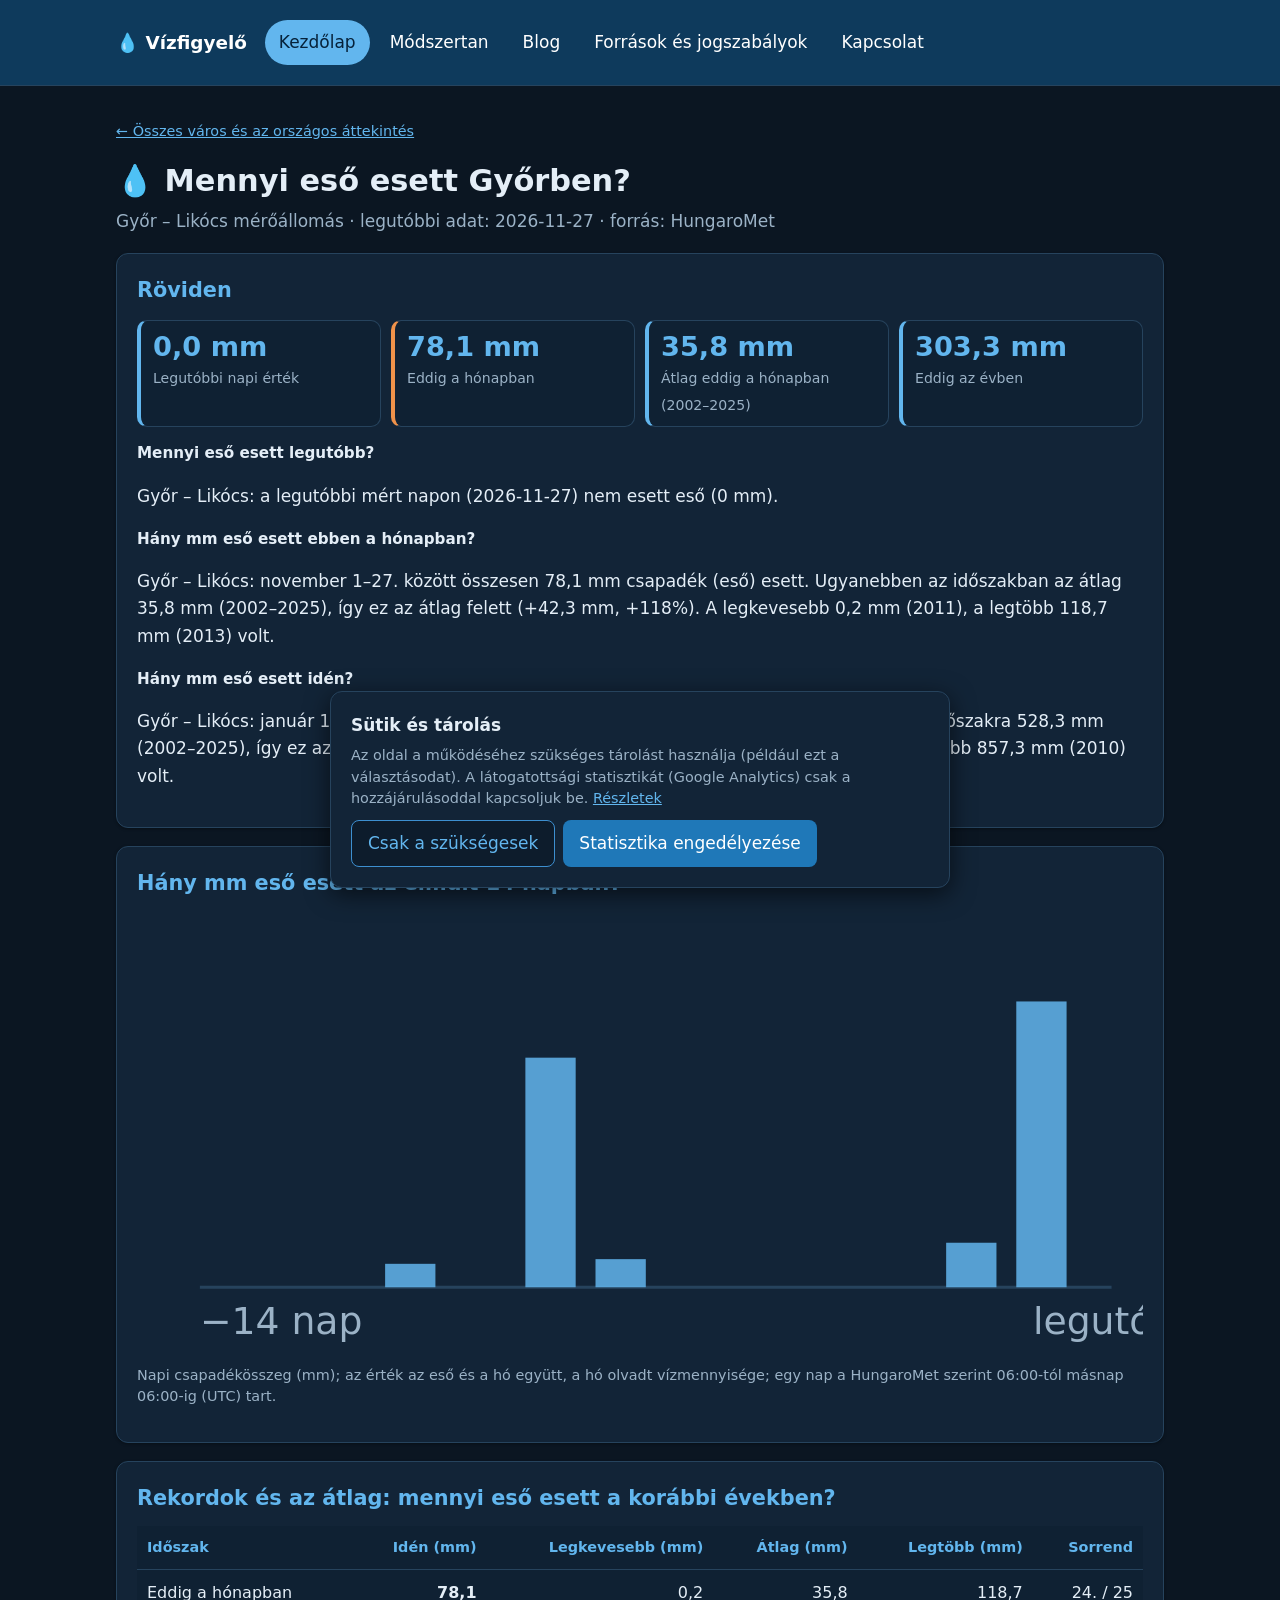
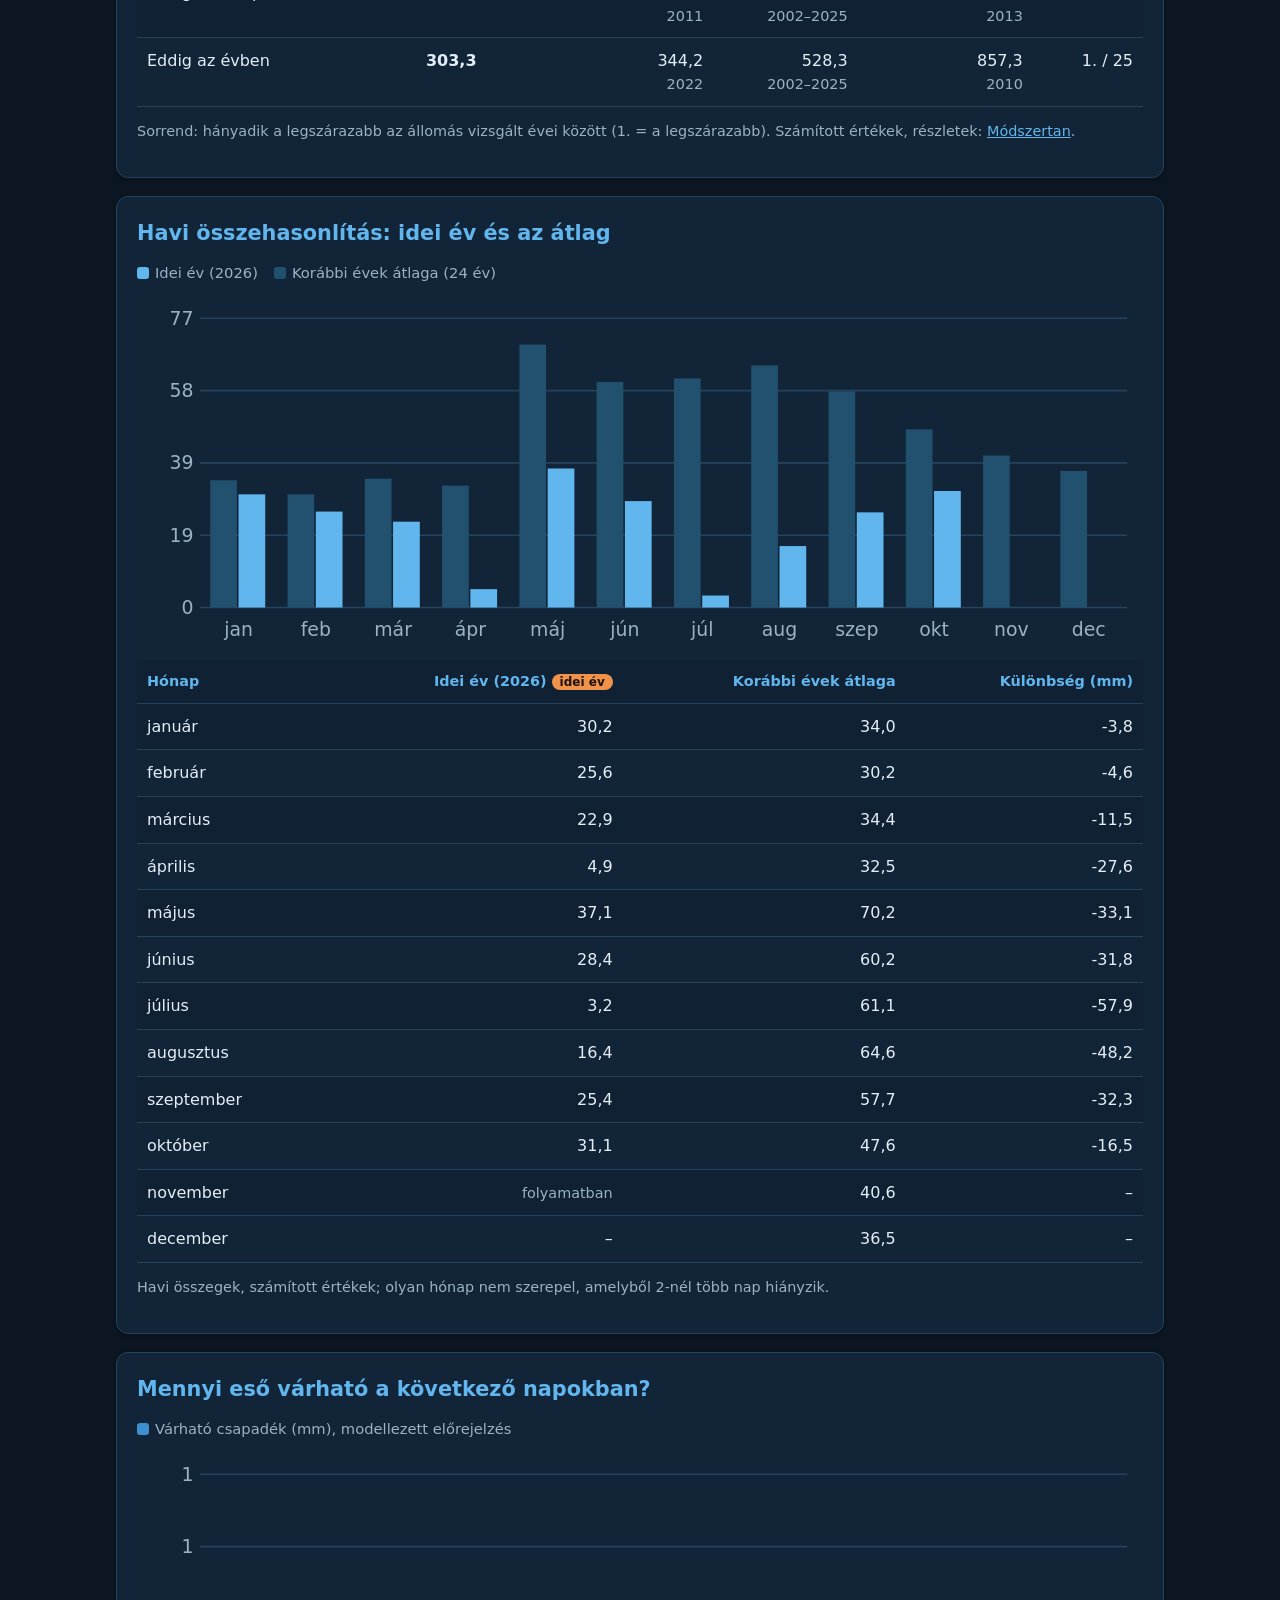
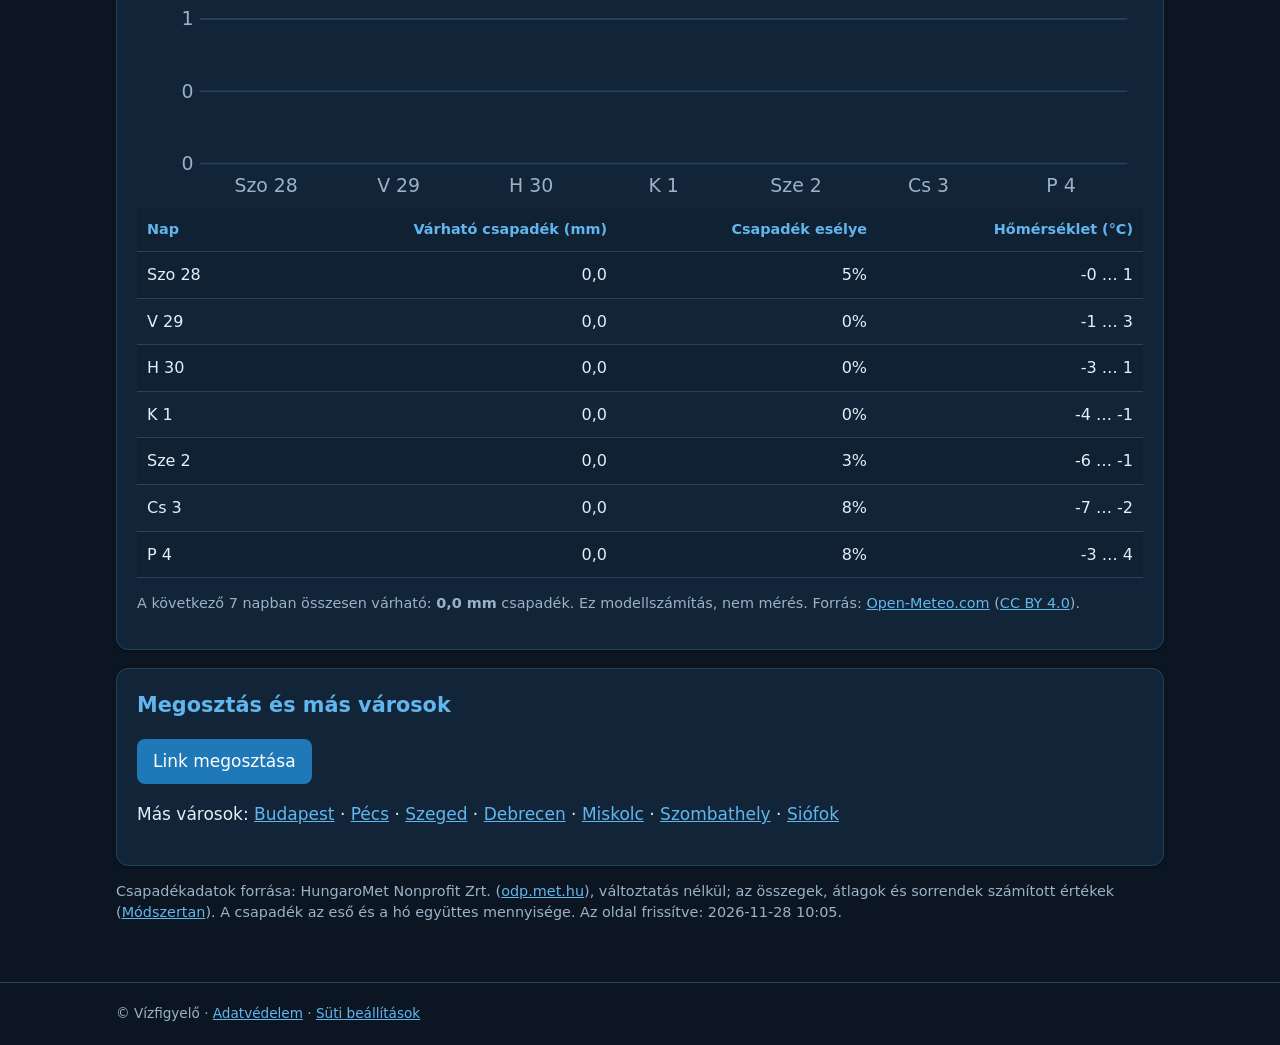
<file: eso/gyor.html>
<!DOCTYPE html>
<html lang="hu">
<head>
<meta charset="utf-8">
<meta name="viewport" content="width=device-width, initial-scale=1">
<title>Mennyi eső esett Győrben? – Vízfigyelő</title>
<meta name="description" content="Hány mm eső esett Győrben? Mért csapadék a(z) Győr – Likócs állomáson: legutóbbi nap, hónap és év, az átlaggal és a rekordokkal összevetve.">
<link rel="canonical" href="https://vizesmagyarorszag.hu/eso/gyor.html">
<meta property="og:type" content="website">
<meta property="og:locale" content="hu_HU">
<meta property="og:title" content="Mennyi eső esett Győrben? – Vízfigyelő">
<meta property="og:description" content="Hány mm eső esett Győrben? Mért csapadék a(z) Győr – Likócs állomáson: legutóbbi nap, hónap és év, az átlaggal és a rekordokkal összevetve.">
<meta property="og:url" content="https://vizesmagyarorszag.hu/eso/gyor.html">
<link rel="stylesheet" href="../assets/site.css">
</head>
<body data-nav="index.html" data-slug="gyor" data-url="https://vizesmagyarorszag.hu/eso/gyor.html">
<main class="w">
<p class="note"><a href="../index.html">← Összes város és az országos áttekintés</a></p>
<h1>💧 Mennyi eső esett Győrben?</h1>
<p class="sub">Győr – Likócs mérőállomás · legutóbbi adat: 2026-11-27 · forrás: HungaroMet</p>
<div class="card"><h2>Röviden</h2><div class="tiles"><div class="tile "><b>0,0 mm</b><span>Legutóbbi napi érték</span></div><div class="tile hl"><b>78,1 mm</b><span>Eddig a hónapban</span></div><div class="tile "><b>35,8 mm</b><span>Átlag eddig a hónapban (2002–2025)</span></div><div class="tile "><b>303,3 mm</b><span>Eddig az évben</span></div></div><h3>Mennyi eső esett legutóbb?</h3><p>Győr – Likócs: a legutóbbi mért napon (2026-11-27) nem esett eső (0 mm).</p><h3>Hány mm eső esett ebben a hónapban?</h3><p>Győr – Likócs: november 1–27. között összesen 78,1 mm csapadék (eső) esett. Ugyanebben az időszakban az átlag 35,8 mm (2002–2025), így ez az átlag felett (+42,3 mm, +118%). A legkevesebb 0,2 mm (2011), a legtöbb 118,7 mm (2013) volt.</p><h3>Hány mm eső esett idén?</h3><p>Győr – Likócs: január 1. óta összesen 303,3 mm csapadék (eső) esett. Az átlag ugyanerre az időszakra 528,3 mm (2002–2025), így ez az átlag alatt (-225,0 mm, -43%). A legkevesebb 344,2 mm (2022), a legtöbb 857,3 mm (2010) volt.</p></div><div class="card"><h2>Hány mm eső esett az elmúlt 14 napban?</h2><div id="c14"></div><p class="note">Napi csapadékösszeg (mm); az érték az eső és a hó együtt, a hó olvadt vízmennyisége; egy nap a HungaroMet szerint 06:00-tól másnap 06:00-ig (UTC) tart.</p></div><div class="card"><h2>Rekordok és az átlag: mennyi eső esett a korábbi években?</h2><div class="sc"><table><tr><th>Időszak</th><th class=n>Idén (mm)</th><th class=n>Legkevesebb (mm)</th><th class=n>Átlag (mm)</th><th class=n>Legtöbb (mm)</th><th class=n>Sorrend</th></tr><tr><td>Eddig a hónapban</td><td class=n><b>78,1</b></td><td class=n>0,2<div class=note>2011</div></td><td class=n>35,8<div class=note>2002–2025</div></td><td class=n>118,7<div class=note>2013</div></td><td class=n>24. / 25</td></tr><tr><td>Eddig az évben</td><td class=n><b>303,3</b></td><td class=n>344,2<div class=note>2022</div></td><td class=n>528,3<div class=note>2002–2025</div></td><td class=n>857,3<div class=note>2010</div></td><td class=n>1. / 25</td></tr></table></div><p class="note">Sorrend: hányadik a legszárazabb az állomás vizsgált évei között (1. = a legszárazabb). Számított értékek, részletek: <a href="../modszertan.html">Módszertan</a>.</p></div><div class="card"><h2>Havi összehasonlítás: idei év és az átlag</h2><div class="legend"><span><i style="background:var(--ac)"></i>Idei év (2026)</span><span><i style="background:var(--ac3)"></i>Korábbi évek átlaga (24 év)</span></div><div id="cm"></div><div class="sc" style="margin-top:8px"><table><tr><th>Hónap</th><th class=n>Idei év (2026) <span class="tag now">idei év</span></th><th class=n>Korábbi évek átlaga</th><th class=n>Különbség (mm)</th></tr><tr><td>január</td><td class=n>30,2</td><td class=n>34,0</td><td class=n>-3,8</td></tr><tr><td>február</td><td class=n>25,6</td><td class=n>30,2</td><td class=n>-4,6</td></tr><tr><td>március</td><td class=n>22,9</td><td class=n>34,4</td><td class=n>-11,5</td></tr><tr><td>április</td><td class=n>4,9</td><td class=n>32,5</td><td class=n>-27,6</td></tr><tr><td>május</td><td class=n>37,1</td><td class=n>70,2</td><td class=n>-33,1</td></tr><tr><td>június</td><td class=n>28,4</td><td class=n>60,2</td><td class=n>-31,8</td></tr><tr><td>július</td><td class=n>3,2</td><td class=n>61,1</td><td class=n>-57,9</td></tr><tr><td>augusztus</td><td class=n>16,4</td><td class=n>64,6</td><td class=n>-48,2</td></tr><tr><td>szeptember</td><td class=n>25,4</td><td class=n>57,7</td><td class=n>-32,3</td></tr><tr><td>október</td><td class=n>31,1</td><td class=n>47,6</td><td class=n>-16,5</td></tr><tr><td>november</td><td class=n><span class=note>folyamatban</span></td><td class=n>40,6</td><td class=n>–</td></tr><tr><td>december</td><td class=n>–</td><td class=n>36,5</td><td class=n>–</td></tr></table></div><p class="note">Havi összegek, számított értékek; olyan hónap nem szerepel, amelyből 2-nél több nap hiányzik.</p></div><div class="card" id="fcc" hidden><h2>Mennyi eső várható a következő napokban?</h2><div id="fc"></div></div>
<div class="card"><h2>Megosztás és más városok</h2>
<p><button class="btn" id="sh" type="button">Link megosztása</button> <span class="note" id="shs" role="status"></span></p>
<p>Más városok: <a href="budapest.html">Budapest</a> · <a href="pecs.html">Pécs</a> · <a href="szeged.html">Szeged</a> · <a href="debrecen.html">Debrecen</a> · <a href="miskolc.html">Miskolc</a> · <a href="szombathely.html">Szombathely</a> · <a href="siofok.html">Siófok</a></p></div>
<p class="note">Csapadékadatok forrása: HungaroMet Nonprofit Zrt. (<a href="https://odp.met.hu" rel="noopener">odp.met.hu</a>), változtatás nélkül; az összegek, átlagok és sorrendek számított értékek (<a href="../modszertan.html">Módszertan</a>). A csapadék az eső és a hó együttes mennyisége. Az oldal frissítve: 2026-11-28 10:05.</p>
</main>
<script type="application/json" id="cd">{"n":"Győr","slug":"gyor","loc":"Győrben","id":"23703","hmName":"Győr Likócs","lo":17.6747,"la":47.71,"lastDate":"2026-11-27","last":0.0,"dates":["2026-11-14","2026-11-15","2026-11-16","2026-11-17","2026-11-18","2026-11-19","2026-11-20","2026-11-21","2026-11-22","2026-11-23","2026-11-24","2026-11-25","2026-11-26","2026-11-27"],"daily":[0.0,0.0,0.0,1.0,0.0,9.8,1.2,0.0,0.0,0.0,0.0,1.9,12.2,0.0],"mtd":{"sum":78.1,"days":27,"missing":0,"month":11,"year":2026},"mtdAvg":35.8,"mtdAvgN":24,"mtdAvgFrom":2002,"mtdAvgTo":2025,"mtdStats":{"avg":35.8,"n":24,"from":2002,"to":2025,"min":{"y":2011,"v":0.2},"max":{"y":2013,"v":118.7},"rank":24,"of":25},"ytd":{"sum":303.3,"days":331,"missing":1,"year":2026},"ytdStats":{"avg":528.3,"n":24,"from":2002,"to":2025,"min":{"y":2022,"v":344.2},"max":{"y":2010,"v":857.3},"rank":1,"of":25},"years":{"2002":[8.6,26.4,37.3,29.5,32.5,38.5,59.6,76.4,41.5,74.5,36.9,51.6],"2003":[34.6,5.9,0.5,19.5,85.1,33.3,44.2,43.7,19.4,69.3,24.4,10.7],"2004":[29.5,42.8,55.7,43.4,67.4,126.0,24.6,20.4,24.1,43.0,37.2,21.2],"2005":[27.0,34.1,46.3,50.7,53.1,83.6,108.3,125.4,48.6,2.2,31.0,80.2],"2006":[53.8,20.5,34.9,65.3,80.6,52.4,30.6,91.8,38.6,23.9,20.9,5.8],"2007":[42.0,36.4,72.7,0.0,105.4,29.7,28.1,114.2,106.2,72.2,46.5,19.0],"2008":[26.5,5.9,69.4,34.7,43.2,64.3,137.5,75.2,38.0,14.0,31.8,44.0],"2009":[43.0,51.2,51.2,6.5,21.7,101.4,63.2,38.0,37.6,46.3,50.4,53.6],"2010":[31.3,29.0,21.7,93.1,207.9,118.7,53.6,119.7,106.5,36.0,59.4,29.4],"2011":[12.4,5.7,36.1,30.1,39.1,71.0,91.8,62.3,16.6,23.8,0.2,28.9],"2012":[55.5,24.5,5.4,45.3,32.1,56.4,85.8,5.6,25.4,64.2,36.6,29.3],"2013":[75.1,58.3,84.8,22.2,77.3,41.0,2.3,46.0,57.1,18.7,118.7,8.4],"2014":[14.2,43.1,9.5,23.5,143.9,17.3,131.7,99.5,125.9,48.2,29.4,62.2],"2015":[68.2,20.2,19.5,11.4,101.3,17.9,36.0,52.4,75.9,125.6,18.5,6.1],"2016":[42.2,102.8,15.9,13.3,83.3,59.4,101.8,45.3,29.8,67.4,54.2,1.9],"2017":[10.6,20.9,33.7,39.4,42.5,30.5,70.1,32.6,124.7,66.8,42.8,56.6],"2018":[15.9,47.6,61.2,26.0,43.0,141.7,15.0,92.2,89.6,13.1,48.7,44.7],"2019":[37.7,13.7,12.7,23.8,111.4,22.7,16.5,48.8,30.1,17.5,79.3,62.0],"2020":[20.9,19.7,37.8,6.7,21.6,56.2,41.4,104.4,55.7,106.2,13.7,27.6],"2021":[43.2,28.1,1.3,39.7,73.3,8.6,105.8,26.5,26.3,31.5,26.3,33.8],"2022":[7.0,17.8,14.3,18.6,54.8,67.4,37.0,46.7,52.6,4.5,23.5,52.8],"2023":[78.3,26.0,20.3,66.1,85.7,64.7,84.0,99.6,41.5,90.1,75.5,103.6],"2024":[31.1,22.6,32.4,58.7,45.5,122.5,4.7,22.8,136.4,48.5,12.0,27.3],"2025":[6.7,21.6,50.5,13.3,32.4,19.9,93.9,61.0,35.5,33.8,55.5,14.2],"2026":[30.2,25.6,22.9,4.9,37.1,28.4,3.2,16.4,25.4,31.1,null,null]}}</script>
<script src="../assets/common.js"></script>
<script src="../assets/city.js"></script>
<script src="../assets/site.js"></script>
</body>
</html>
</file>
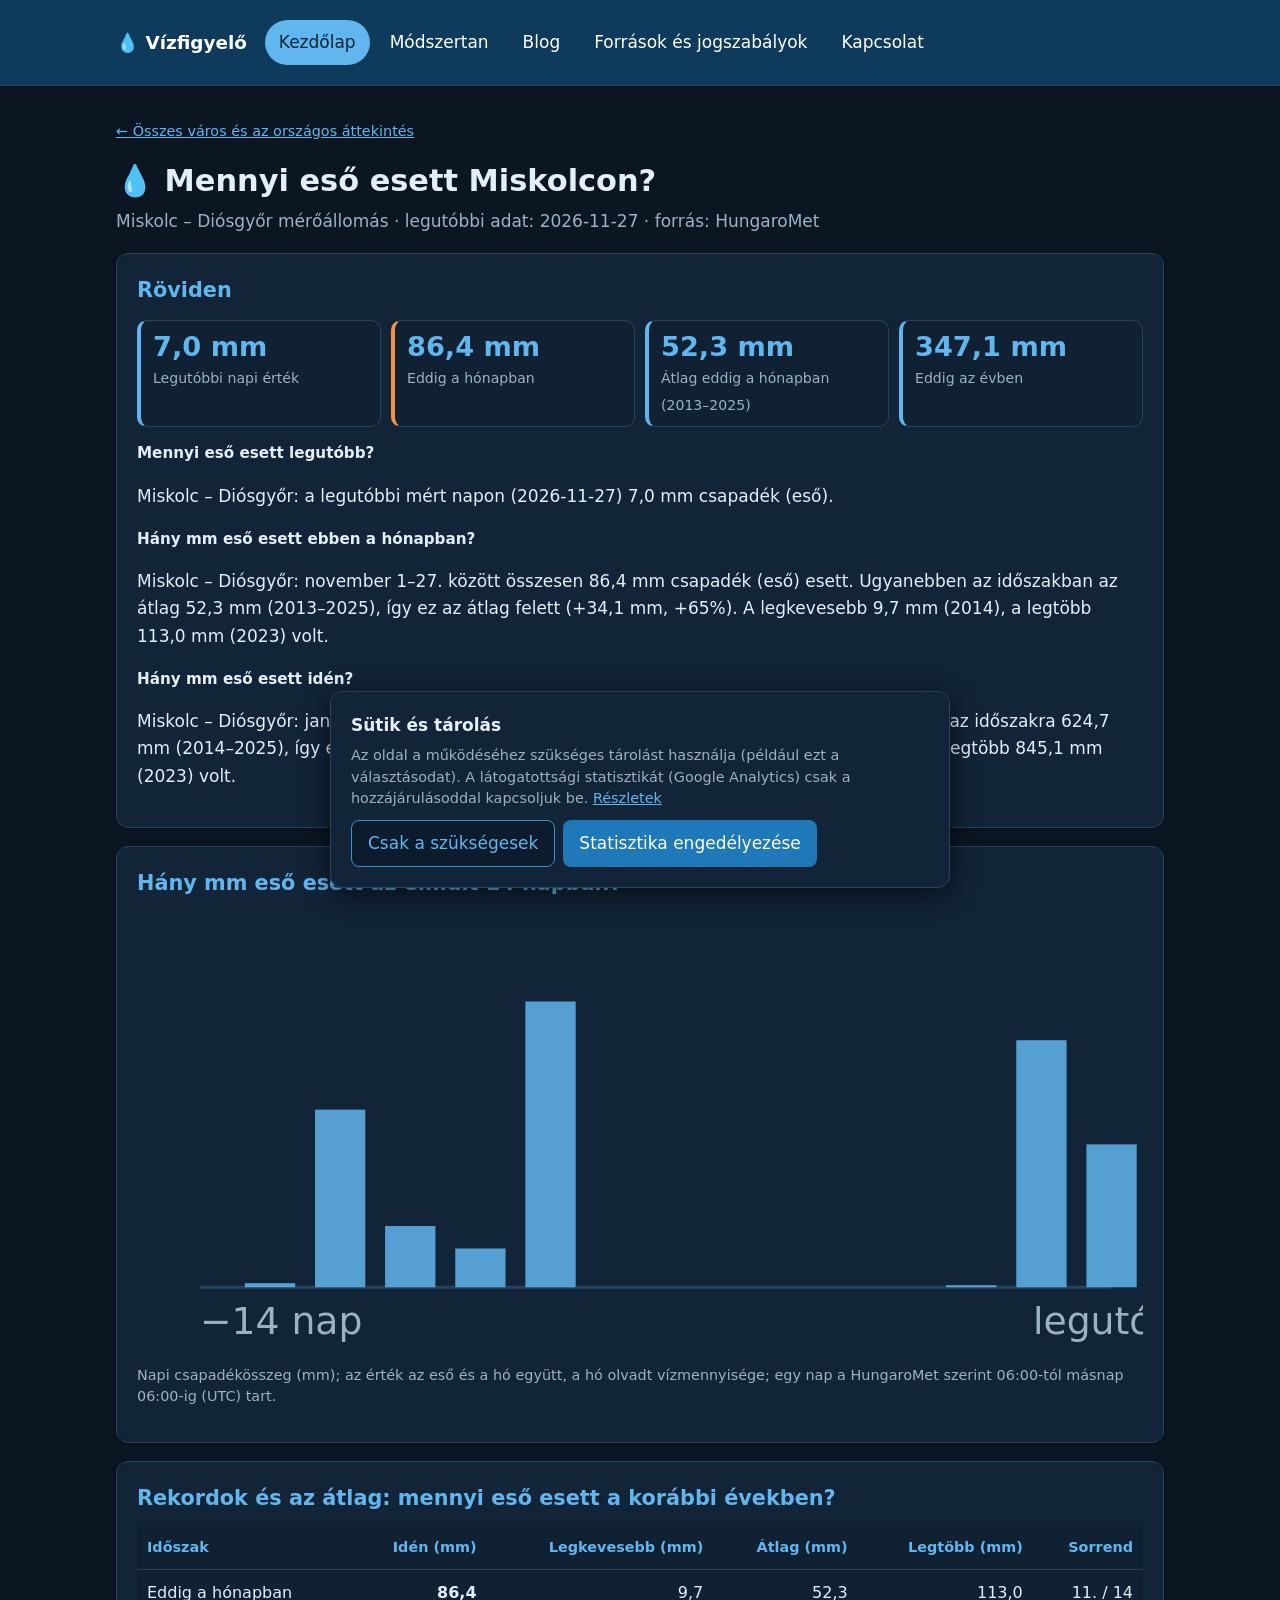
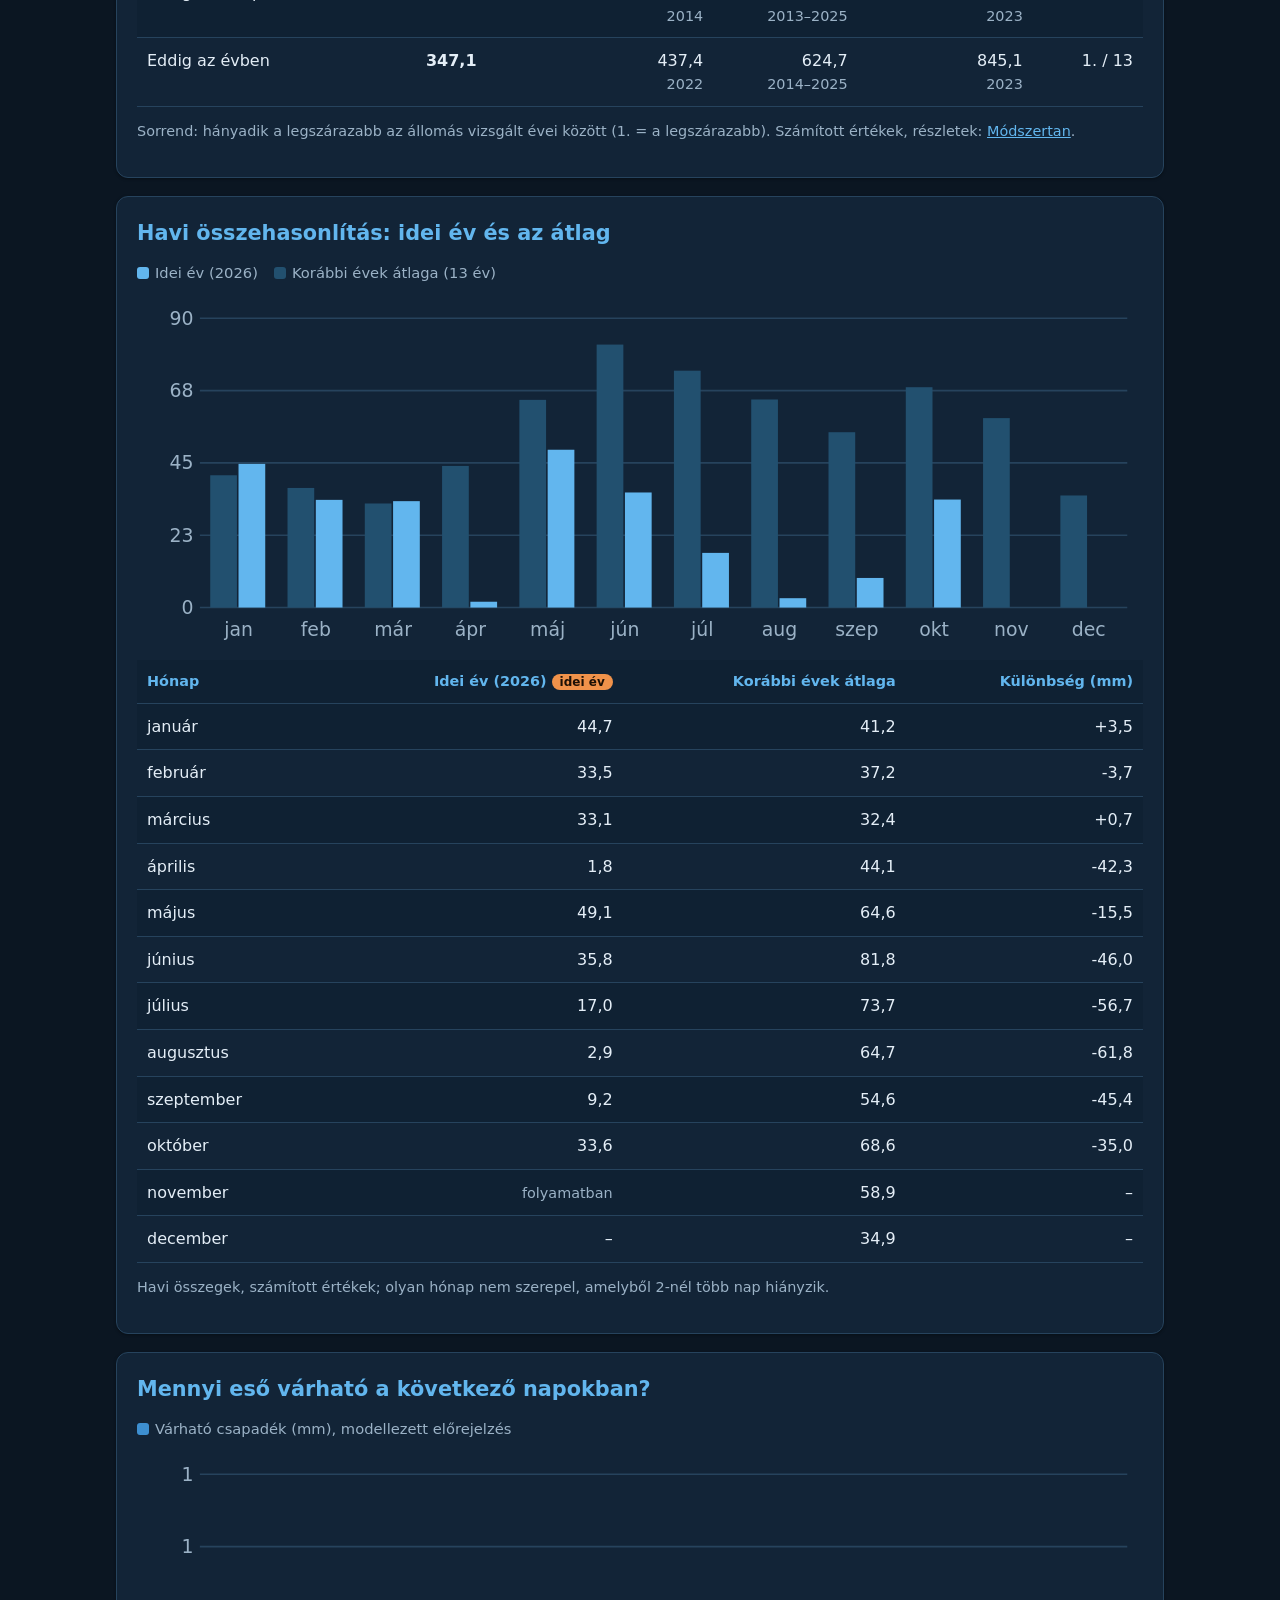
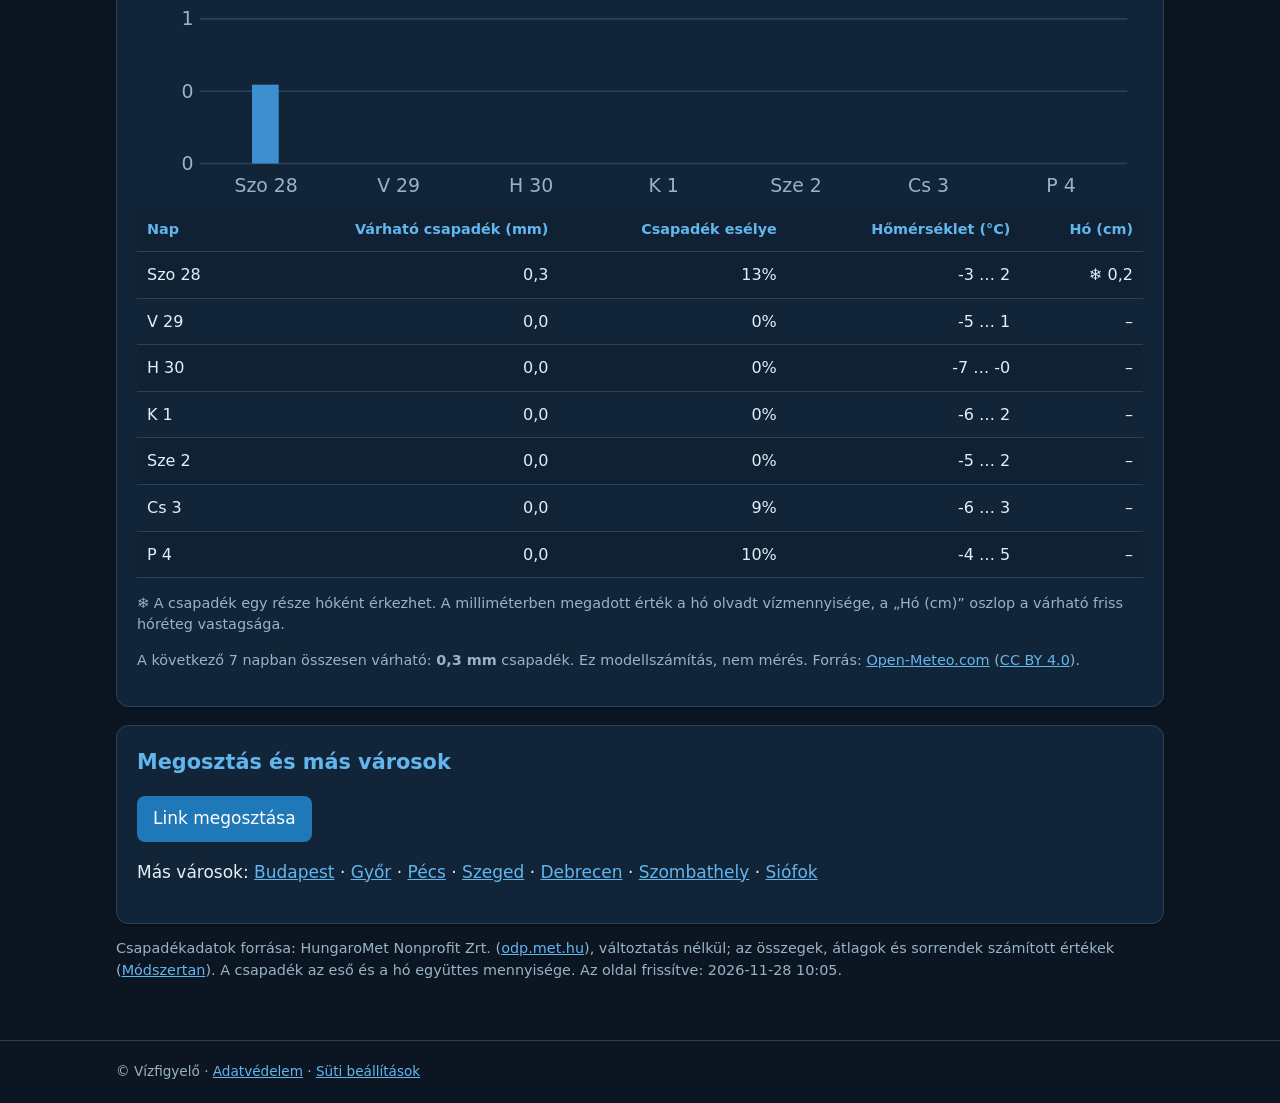
<file: eso/miskolc.html>
<!DOCTYPE html>
<html lang="hu">
<head>
<meta charset="utf-8">
<meta name="viewport" content="width=device-width, initial-scale=1">
<title>Mennyi eső esett Miskolcon? – Vízfigyelő</title>
<meta name="description" content="Hány mm eső esett Miskolcon? Mért csapadék a(z) Miskolc – Diósgyőr állomáson: legutóbbi nap, hónap és év, az átlaggal és a rekordokkal összevetve.">
<link rel="canonical" href="https://vizesmagyarorszag.hu/eso/miskolc.html">
<meta property="og:type" content="website">
<meta property="og:locale" content="hu_HU">
<meta property="og:title" content="Mennyi eső esett Miskolcon? – Vízfigyelő">
<meta property="og:description" content="Hány mm eső esett Miskolcon? Mért csapadék a(z) Miskolc – Diósgyőr állomáson: legutóbbi nap, hónap és év, az átlaggal és a rekordokkal összevetve.">
<meta property="og:url" content="https://vizesmagyarorszag.hu/eso/miskolc.html">
<link rel="stylesheet" href="../assets/site.css">
</head>
<body data-nav="index.html" data-slug="miskolc" data-url="https://vizesmagyarorszag.hu/eso/miskolc.html">
<main class="w">
<p class="note"><a href="../index.html">← Összes város és az országos áttekintés</a></p>
<h1>💧 Mennyi eső esett Miskolcon?</h1>
<p class="sub">Miskolc – Diósgyőr mérőállomás · legutóbbi adat: 2026-11-27 · forrás: HungaroMet</p>
<div class="card"><h2>Röviden</h2><div class="tiles"><div class="tile "><b>7,0 mm</b><span>Legutóbbi napi érték</span></div><div class="tile hl"><b>86,4 mm</b><span>Eddig a hónapban</span></div><div class="tile "><b>52,3 mm</b><span>Átlag eddig a hónapban (2013–2025)</span></div><div class="tile "><b>347,1 mm</b><span>Eddig az évben</span></div></div><h3>Mennyi eső esett legutóbb?</h3><p>Miskolc – Diósgyőr: a legutóbbi mért napon (2026-11-27) 7,0 mm csapadék (eső).</p><h3>Hány mm eső esett ebben a hónapban?</h3><p>Miskolc – Diósgyőr: november 1–27. között összesen 86,4 mm csapadék (eső) esett. Ugyanebben az időszakban az átlag 52,3 mm (2013–2025), így ez az átlag felett (+34,1 mm, +65%). A legkevesebb 9,7 mm (2014), a legtöbb 113,0 mm (2023) volt.</p><h3>Hány mm eső esett idén?</h3><p>Miskolc – Diósgyőr: január 1. óta összesen 347,1 mm csapadék (eső) esett. Az átlag ugyanerre az időszakra 624,7 mm (2014–2025), így ez az átlag alatt (-277,6 mm, -44%). A legkevesebb 437,4 mm (2022), a legtöbb 845,1 mm (2023) volt.</p></div><div class="card"><h2>Hány mm eső esett az elmúlt 14 napban?</h2><div id="c14"></div><p class="note">Napi csapadékösszeg (mm); az érték az eső és a hó együtt, a hó olvadt vízmennyisége; egy nap a HungaroMet szerint 06:00-tól másnap 06:00-ig (UTC) tart.</p></div><div class="card"><h2>Rekordok és az átlag: mennyi eső esett a korábbi években?</h2><div class="sc"><table><tr><th>Időszak</th><th class=n>Idén (mm)</th><th class=n>Legkevesebb (mm)</th><th class=n>Átlag (mm)</th><th class=n>Legtöbb (mm)</th><th class=n>Sorrend</th></tr><tr><td>Eddig a hónapban</td><td class=n><b>86,4</b></td><td class=n>9,7<div class=note>2014</div></td><td class=n>52,3<div class=note>2013–2025</div></td><td class=n>113,0<div class=note>2023</div></td><td class=n>11. / 14</td></tr><tr><td>Eddig az évben</td><td class=n><b>347,1</b></td><td class=n>437,4<div class=note>2022</div></td><td class=n>624,7<div class=note>2014–2025</div></td><td class=n>845,1<div class=note>2023</div></td><td class=n>1. / 13</td></tr></table></div><p class="note">Sorrend: hányadik a legszárazabb az állomás vizsgált évei között (1. = a legszárazabb). Számított értékek, részletek: <a href="../modszertan.html">Módszertan</a>.</p></div><div class="card"><h2>Havi összehasonlítás: idei év és az átlag</h2><div class="legend"><span><i style="background:var(--ac)"></i>Idei év (2026)</span><span><i style="background:var(--ac3)"></i>Korábbi évek átlaga (13 év)</span></div><div id="cm"></div><div class="sc" style="margin-top:8px"><table><tr><th>Hónap</th><th class=n>Idei év (2026) <span class="tag now">idei év</span></th><th class=n>Korábbi évek átlaga</th><th class=n>Különbség (mm)</th></tr><tr><td>január</td><td class=n>44,7</td><td class=n>41,2</td><td class=n>+3,5</td></tr><tr><td>február</td><td class=n>33,5</td><td class=n>37,2</td><td class=n>-3,7</td></tr><tr><td>március</td><td class=n>33,1</td><td class=n>32,4</td><td class=n>+0,7</td></tr><tr><td>április</td><td class=n>1,8</td><td class=n>44,1</td><td class=n>-42,3</td></tr><tr><td>május</td><td class=n>49,1</td><td class=n>64,6</td><td class=n>-15,5</td></tr><tr><td>június</td><td class=n>35,8</td><td class=n>81,8</td><td class=n>-46,0</td></tr><tr><td>július</td><td class=n>17,0</td><td class=n>73,7</td><td class=n>-56,7</td></tr><tr><td>augusztus</td><td class=n>2,9</td><td class=n>64,7</td><td class=n>-61,8</td></tr><tr><td>szeptember</td><td class=n>9,2</td><td class=n>54,6</td><td class=n>-45,4</td></tr><tr><td>október</td><td class=n>33,6</td><td class=n>68,6</td><td class=n>-35,0</td></tr><tr><td>november</td><td class=n><span class=note>folyamatban</span></td><td class=n>58,9</td><td class=n>–</td></tr><tr><td>december</td><td class=n>–</td><td class=n>34,9</td><td class=n>–</td></tr></table></div><p class="note">Havi összegek, számított értékek; olyan hónap nem szerepel, amelyből 2-nél több nap hiányzik.</p></div><div class="card" id="fcc" hidden><h2>Mennyi eső várható a következő napokban?</h2><div id="fc"></div></div>
<div class="card"><h2>Megosztás és más városok</h2>
<p><button class="btn" id="sh" type="button">Link megosztása</button> <span class="note" id="shs" role="status"></span></p>
<p>Más városok: <a href="budapest.html">Budapest</a> · <a href="gyor.html">Győr</a> · <a href="pecs.html">Pécs</a> · <a href="szeged.html">Szeged</a> · <a href="debrecen.html">Debrecen</a> · <a href="szombathely.html">Szombathely</a> · <a href="siofok.html">Siófok</a></p></div>
<p class="note">Csapadékadatok forrása: HungaroMet Nonprofit Zrt. (<a href="https://odp.met.hu" rel="noopener">odp.met.hu</a>), változtatás nélkül; az összegek, átlagok és sorrendek számított értékek (<a href="../modszertan.html">Módszertan</a>). A csapadék az eső és a hó együttes mennyisége. Az oldal frissítve: 2026-11-28 10:05.</p>
</main>
<script type="application/json" id="cd">{"n":"Miskolc","slug":"miskolc","loc":"Miskolcon","id":"52744","hmName":"Miskolc Diósgyőr","lo":20.7267,"la":48.0947,"lastDate":"2026-11-27","last":7.0,"dates":["2026-11-14","2026-11-15","2026-11-16","2026-11-17","2026-11-18","2026-11-19","2026-11-20","2026-11-21","2026-11-22","2026-11-23","2026-11-24","2026-11-25","2026-11-26","2026-11-27"],"daily":[0.0,0.2,8.7,3.0,1.9,14.0,0.0,0.0,0.0,0.0,0.0,0.1,12.1,7.0],"mtd":{"sum":86.4,"days":27,"missing":0,"month":11,"year":2026},"mtdAvg":52.3,"mtdAvgN":13,"mtdAvgFrom":2013,"mtdAvgTo":2025,"mtdStats":{"avg":52.3,"n":13,"from":2013,"to":2025,"min":{"y":2014,"v":9.7},"max":{"y":2023,"v":113.0},"rank":11,"of":14},"ytd":{"sum":347.1,"days":331,"missing":0,"year":2026},"ytdStats":{"avg":624.7,"n":12,"from":2014,"to":2025,"min":{"y":2022,"v":437.4},"max":{"y":2023,"v":845.1},"rank":1,"of":13},"years":{"2013":[null,null,null,null,null,null,53.6,13.0,33.2,44.6,54.3,0.7],"2014":[39.5,38.3,14.3,62.8,86.7,34.9,145.4,80.3,99.1,63.2,10.2,37.3],"2015":[66.0,18.4,32.4,8.1,60.5,42.7,34.4,88.6,57.0,132.7,24.7,5.1],"2016":[53.8,121.0,24.8,20.7,40.9,48.7,125.9,62.6,20.2,129.7,61.0,3.5],"2017":[33.0,19.2,14.8,63.2,65.5,106.7,116.0,32.6,65.2,69.1,60.5,47.5],"2018":[26.2,86.5,55.8,51.2,41.9,117.2,102.9,63.5,14.1,21.2,65.6,36.3],"2019":[19.8,12.0,4.8,49.5,177.5,102.4,82.1,61.7,53.5,25.8,92.8,64.8],"2020":[13.8,39.5,20.7,14.0,31.6,192.1,71.2,91.0,40.9,196.8,25.6,50.9],"2021":[43.1,51.5,8.8,62.0,74.2,7.3,68.9,93.6,14.3,25.6,68.2,48.7],"2022":[1.4,4.1,45.7,56.0,24.4,44.3,45.8,64.6,103.1,13.1,34.9,79.1],"2023":[141.3,2.3,54.3,80.1,76.7,116.9,49.6,100.6,44.2,66.1,138.1,61.9],"2024":[39.8,37.3,19.4,35.4,51.6,161.1,20.7,18.7,73.5,70.1,28.9,14.8],"2025":[16.2,16.4,92.7,25.7,43.9,7.6,41.6,70.8,90.9,33.3,101.4,2.7],"2026":[44.7,33.5,33.1,1.8,49.1,35.8,17.0,2.9,9.2,33.6,null,null]}}</script>
<script src="../assets/common.js"></script>
<script src="../assets/city.js"></script>
<script src="../assets/site.js"></script>
</body>
</html>
</file>
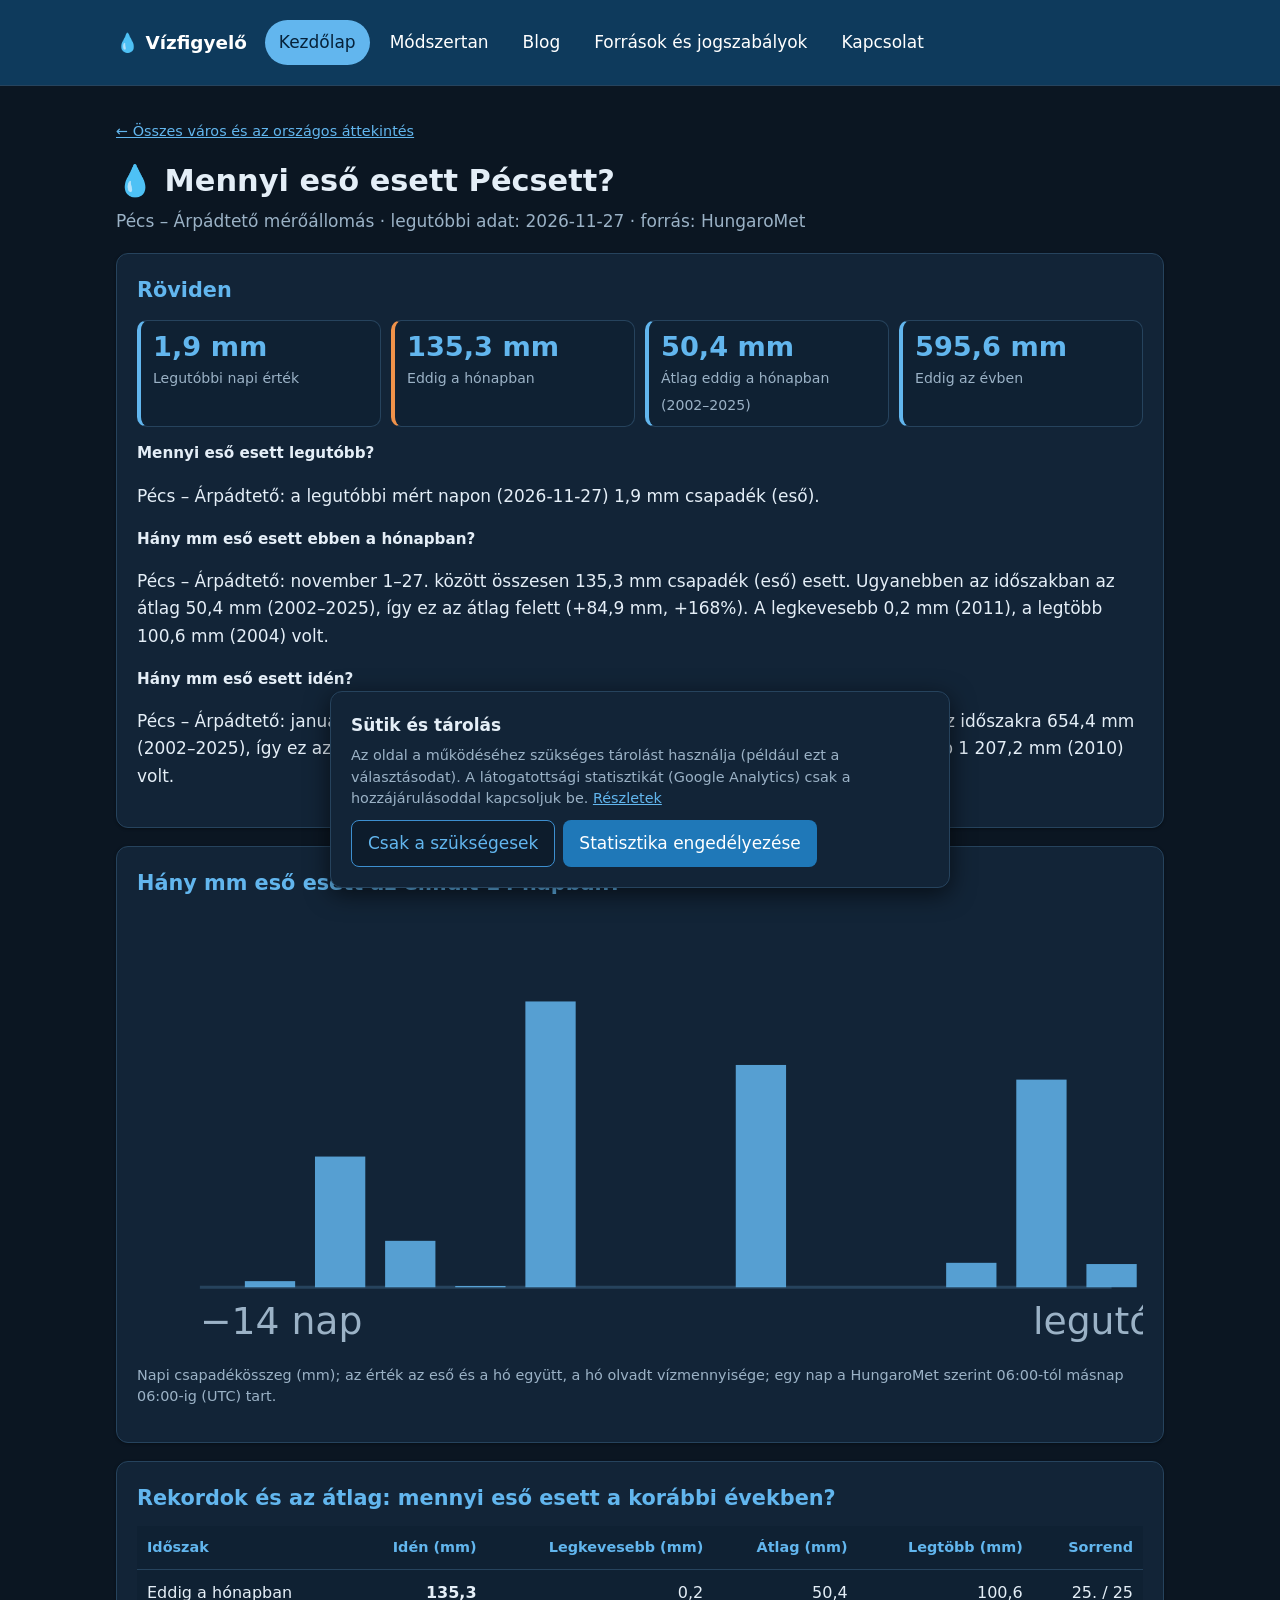
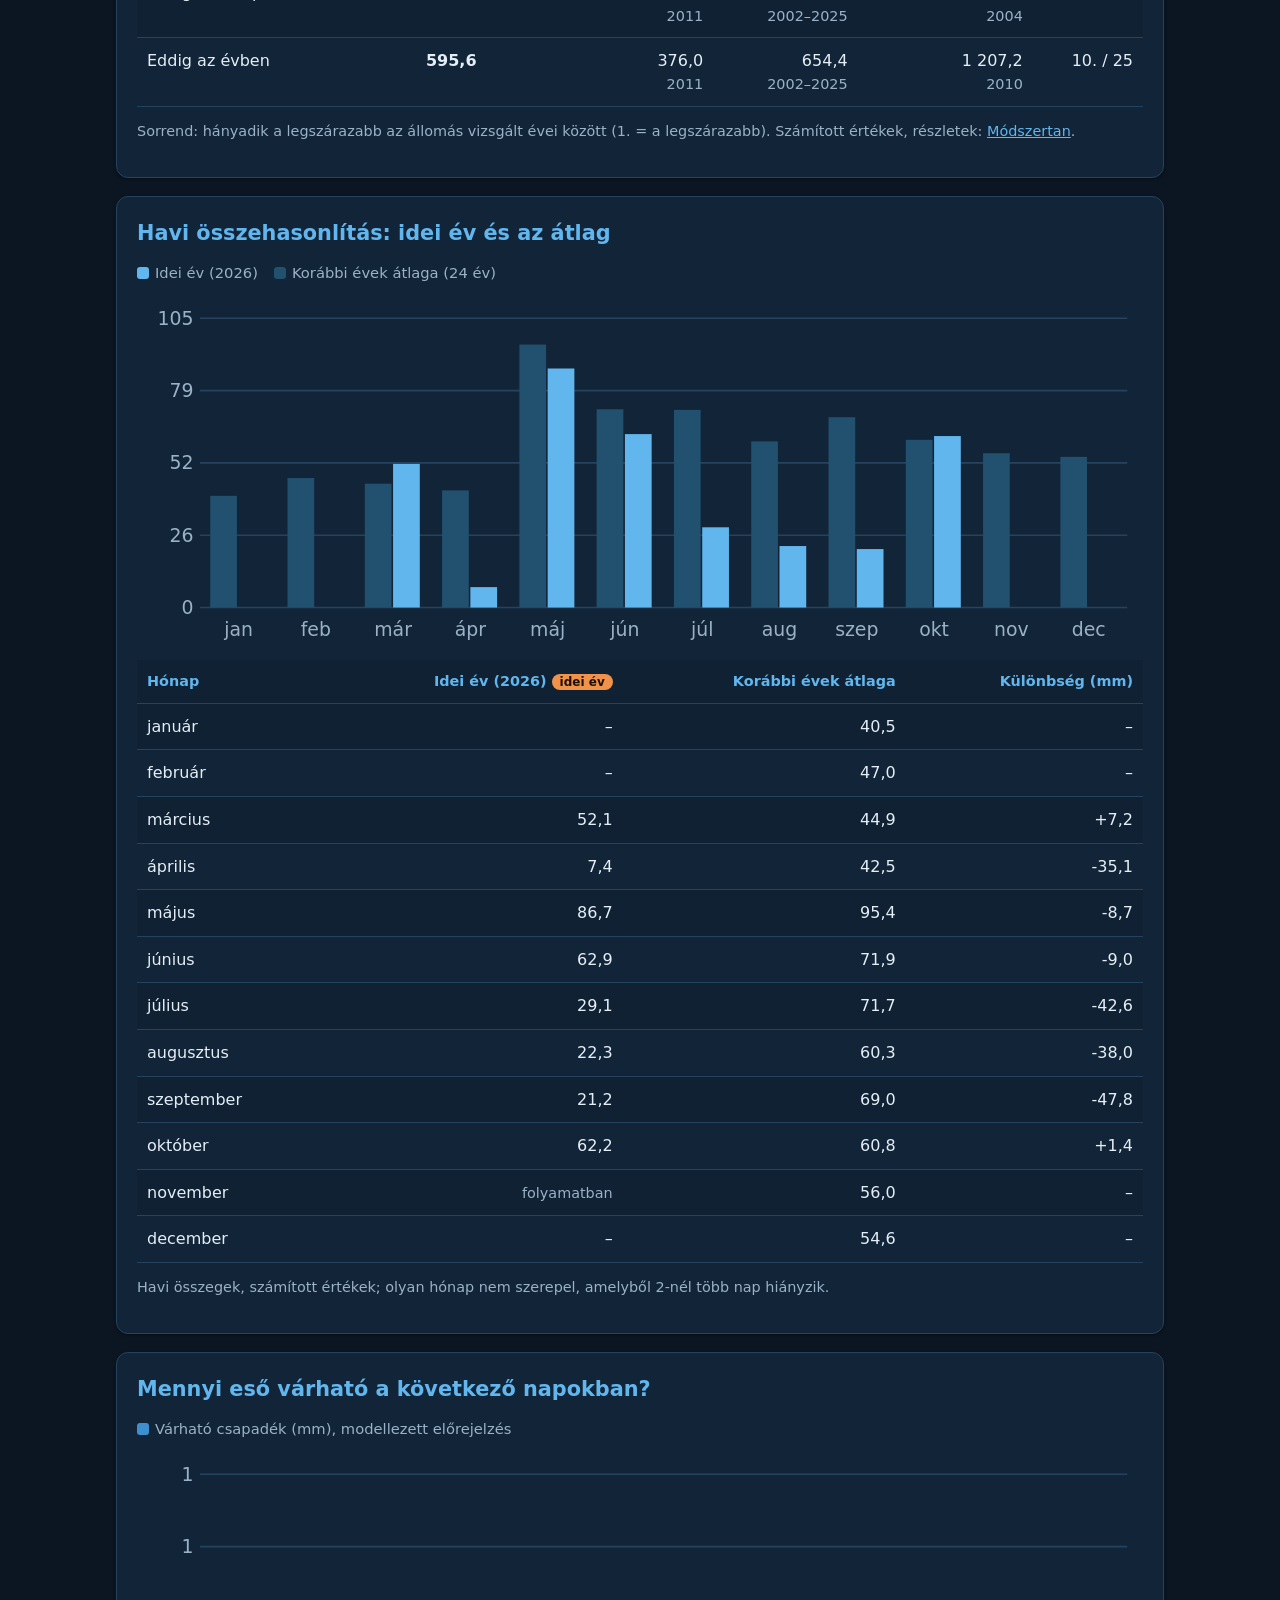
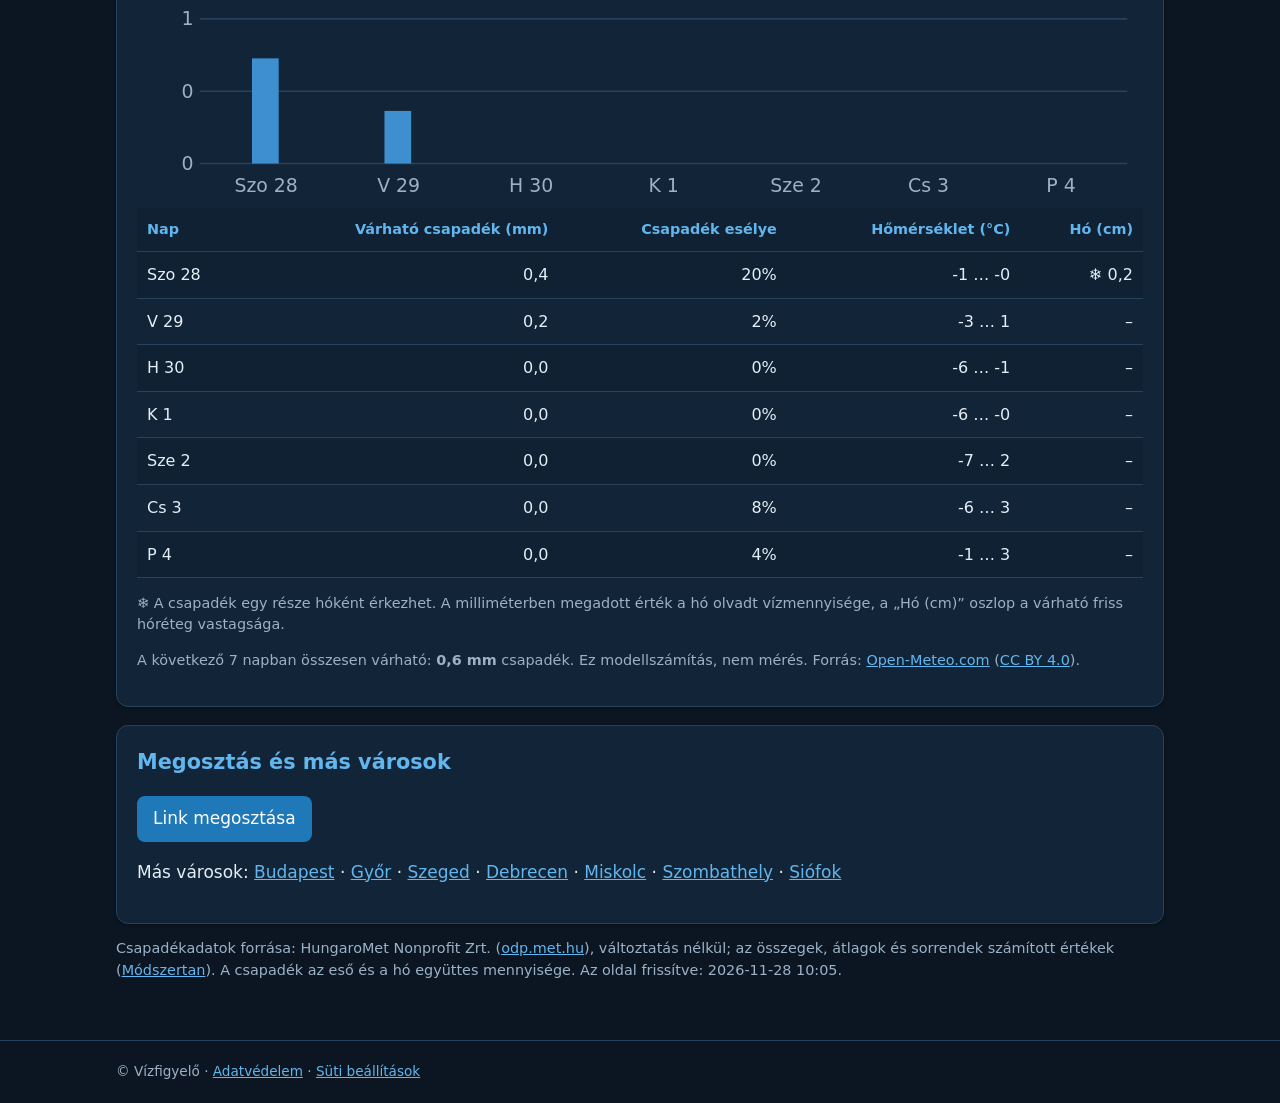
<file: eso/pecs.html>
<!DOCTYPE html>
<html lang="hu">
<head>
<meta charset="utf-8">
<meta name="viewport" content="width=device-width, initial-scale=1">
<title>Mennyi eső esett Pécsett? – Vízfigyelő</title>
<meta name="description" content="Hány mm eső esett Pécsett? Mért csapadék a(z) Pécs – Árpádtető állomáson: legutóbbi nap, hónap és év, az átlaggal és a rekordokkal összevetve.">
<link rel="canonical" href="https://vizesmagyarorszag.hu/eso/pecs.html">
<meta property="og:type" content="website">
<meta property="og:locale" content="hu_HU">
<meta property="og:title" content="Mennyi eső esett Pécsett? – Vízfigyelő">
<meta property="og:description" content="Hány mm eső esett Pécsett? Mért csapadék a(z) Pécs – Árpádtető állomáson: legutóbbi nap, hónap és év, az átlaggal és a rekordokkal összevetve.">
<meta property="og:url" content="https://vizesmagyarorszag.hu/eso/pecs.html">
<link rel="stylesheet" href="../assets/site.css">
</head>
<body data-nav="index.html" data-slug="pecs" data-url="https://vizesmagyarorszag.hu/eso/pecs.html">
<main class="w">
<p class="note"><a href="../index.html">← Összes város és az országos áttekintés</a></p>
<h1>💧 Mennyi eső esett Pécsett?</h1>
<p class="sub">Pécs – Árpádtető mérőállomás · legutóbbi adat: 2026-11-27 · forrás: HungaroMet</p>
<div class="card"><h2>Röviden</h2><div class="tiles"><div class="tile "><b>1,9 mm</b><span>Legutóbbi napi érték</span></div><div class="tile hl"><b>135,3 mm</b><span>Eddig a hónapban</span></div><div class="tile "><b>50,4 mm</b><span>Átlag eddig a hónapban (2002–2025)</span></div><div class="tile "><b>595,6 mm</b><span>Eddig az évben</span></div></div><h3>Mennyi eső esett legutóbb?</h3><p>Pécs – Árpádtető: a legutóbbi mért napon (2026-11-27) 1,9 mm csapadék (eső).</p><h3>Hány mm eső esett ebben a hónapban?</h3><p>Pécs – Árpádtető: november 1–27. között összesen 135,3 mm csapadék (eső) esett. Ugyanebben az időszakban az átlag 50,4 mm (2002–2025), így ez az átlag felett (+84,9 mm, +168%). A legkevesebb 0,2 mm (2011), a legtöbb 100,6 mm (2004) volt.</p><h3>Hány mm eső esett idén?</h3><p>Pécs – Árpádtető: január 1. óta összesen 595,6 mm csapadék (eső) esett. Az átlag ugyanerre az időszakra 654,4 mm (2002–2025), így ez az átlag körül (-58,8 mm, -9%). A legkevesebb 376,0 mm (2011), a legtöbb 1 207,2 mm (2010) volt.</p></div><div class="card"><h2>Hány mm eső esett az elmúlt 14 napban?</h2><div id="c14"></div><p class="note">Napi csapadékösszeg (mm); az érték az eső és a hó együtt, a hó olvadt vízmennyisége; egy nap a HungaroMet szerint 06:00-tól másnap 06:00-ig (UTC) tart.</p></div><div class="card"><h2>Rekordok és az átlag: mennyi eső esett a korábbi években?</h2><div class="sc"><table><tr><th>Időszak</th><th class=n>Idén (mm)</th><th class=n>Legkevesebb (mm)</th><th class=n>Átlag (mm)</th><th class=n>Legtöbb (mm)</th><th class=n>Sorrend</th></tr><tr><td>Eddig a hónapban</td><td class=n><b>135,3</b></td><td class=n>0,2<div class=note>2011</div></td><td class=n>50,4<div class=note>2002–2025</div></td><td class=n>100,6<div class=note>2004</div></td><td class=n>25. / 25</td></tr><tr><td>Eddig az évben</td><td class=n><b>595,6</b></td><td class=n>376,0<div class=note>2011</div></td><td class=n>654,4<div class=note>2002–2025</div></td><td class=n>1 207,2<div class=note>2010</div></td><td class=n>10. / 25</td></tr></table></div><p class="note">Sorrend: hányadik a legszárazabb az állomás vizsgált évei között (1. = a legszárazabb). Számított értékek, részletek: <a href="../modszertan.html">Módszertan</a>.</p></div><div class="card"><h2>Havi összehasonlítás: idei év és az átlag</h2><div class="legend"><span><i style="background:var(--ac)"></i>Idei év (2026)</span><span><i style="background:var(--ac3)"></i>Korábbi évek átlaga (24 év)</span></div><div id="cm"></div><div class="sc" style="margin-top:8px"><table><tr><th>Hónap</th><th class=n>Idei év (2026) <span class="tag now">idei év</span></th><th class=n>Korábbi évek átlaga</th><th class=n>Különbség (mm)</th></tr><tr><td>január</td><td class=n>–</td><td class=n>40,5</td><td class=n>–</td></tr><tr><td>február</td><td class=n>–</td><td class=n>47,0</td><td class=n>–</td></tr><tr><td>március</td><td class=n>52,1</td><td class=n>44,9</td><td class=n>+7,2</td></tr><tr><td>április</td><td class=n>7,4</td><td class=n>42,5</td><td class=n>-35,1</td></tr><tr><td>május</td><td class=n>86,7</td><td class=n>95,4</td><td class=n>-8,7</td></tr><tr><td>június</td><td class=n>62,9</td><td class=n>71,9</td><td class=n>-9,0</td></tr><tr><td>július</td><td class=n>29,1</td><td class=n>71,7</td><td class=n>-42,6</td></tr><tr><td>augusztus</td><td class=n>22,3</td><td class=n>60,3</td><td class=n>-38,0</td></tr><tr><td>szeptember</td><td class=n>21,2</td><td class=n>69,0</td><td class=n>-47,8</td></tr><tr><td>október</td><td class=n>62,2</td><td class=n>60,8</td><td class=n>+1,4</td></tr><tr><td>november</td><td class=n><span class=note>folyamatban</span></td><td class=n>56,0</td><td class=n>–</td></tr><tr><td>december</td><td class=n>–</td><td class=n>54,6</td><td class=n>–</td></tr></table></div><p class="note">Havi összegek, számított értékek; olyan hónap nem szerepel, amelyből 2-nél több nap hiányzik.</p></div><div class="card" id="fcc" hidden><h2>Mennyi eső várható a következő napokban?</h2><div id="fc"></div></div>
<div class="card"><h2>Megosztás és más városok</h2>
<p><button class="btn" id="sh" type="button">Link megosztása</button> <span class="note" id="shs" role="status"></span></p>
<p>Más városok: <a href="budapest.html">Budapest</a> · <a href="gyor.html">Győr</a> · <a href="szeged.html">Szeged</a> · <a href="debrecen.html">Debrecen</a> · <a href="miskolc.html">Miskolc</a> · <a href="szombathely.html">Szombathely</a> · <a href="siofok.html">Siófok</a></p></div>
<p class="note">Csapadékadatok forrása: HungaroMet Nonprofit Zrt. (<a href="https://odp.met.hu" rel="noopener">odp.met.hu</a>), változtatás nélkül; az összegek, átlagok és sorrendek számított értékek (<a href="../modszertan.html">Módszertan</a>). A csapadék az eső és a hó együttes mennyisége. Az oldal frissítve: 2026-11-28 10:05.</p>
</main>
<script type="application/json" id="cd">{"n":"Pécs","slug":"pecs","loc":"Pécsett","id":"38605","hmName":"Pécs Árpádtető","lo":18.2522,"la":46.1347,"lastDate":"2026-11-27","last":1.9,"dates":["2026-11-14","2026-11-15","2026-11-16","2026-11-17","2026-11-18","2026-11-19","2026-11-20","2026-11-21","2026-11-22","2026-11-23","2026-11-24","2026-11-25","2026-11-26","2026-11-27"],"daily":[0.0,0.5,10.7,3.8,0.1,23.4,0.0,0.0,18.2,0.0,0.0,2.0,17.0,1.9],"mtd":{"sum":135.3,"days":27,"missing":0,"month":11,"year":2026},"mtdAvg":50.4,"mtdAvgN":24,"mtdAvgFrom":2002,"mtdAvgTo":2025,"mtdStats":{"avg":50.4,"n":24,"from":2002,"to":2025,"min":{"y":2011,"v":0.2},"max":{"y":2004,"v":100.6},"rank":25,"of":25},"ytd":{"sum":595.6,"days":331,"missing":16,"year":2026},"ytdStats":{"avg":654.4,"n":24,"from":2002,"to":2025,"min":{"y":2011,"v":376.0},"max":{"y":2010,"v":1207.2},"rank":10,"of":25},"years":{"2002":[8.9,51.4,11.1,99.0,100.3,53.5,111.0,82.9,83.3,50.8,32.5,36.2],"2003":[61.0,22.0,10.7,14.2,54.3,35.5,99.7,32.5,42.3,126.7,62.6,21.9],"2004":[28.9,38.4,42.7,106.2,49.4,114.3,62.1,107.8,62.9,92.3,100.9,57.3],"2005":[20.6,49.5,59.1,78.5,63.5,88.9,184.4,191.9,131.3,7.2,48.1,89.9],"2006":[44.5,50.3,55.7,85.1,95.6,149.7,33.9,121.4,15.0,45.4,37.4,26.5],"2007":[64.4,49.8,69.6,0.5,115.5,73.0,28.6,74.7,76.3,73.0,80.3,79.3],"2008":[14.8,12.8,82.5,38.9,34.2,89.6,148.2,42.8,76.6,47.2,33.7,49.3],"2009":[63.4,75.9,28.0,20.8,80.6,126.0,41.6,29.0,15.8,52.0,97.1,99.4],"2010":[65.7,85.3,37.4,73.6,300.1,212.2,62.7,61.4,186.4,69.0,64.4,81.2],"2011":[18.7,7.9,36.1,28.8,43.7,58.2,98.7,25.3,17.4,41.0,0.2,86.9],"2012":[35.6,38.9,3.4,28.2,140.1,63.2,30.1,13.5,56.2,87.0,42.1,79.2],"2013":[55.0,95.0,135.4,49.4,105.4,28.0,28.5,31.9,108.8,27.0,74.9,2.1],"2014":[39.9,90.9,15.4,61.8,157.6,67.5,84.1,127.3,152.1,98.9,26.9,62.8],"2015":[64.9,52.6,37.5,12.9,138.8,17.7,49.9,43.1,95.2,133.1,29.3,2.7],"2016":[69.6,76.5,31.2,18.4,112.2,96.7,138.9,71.1,31.3,73.2,67.9,0.1],"2017":[36.7,54.6,31.9,39.3,57.2,46.3,76.7,40.2,83.1,88.0,38.7,83.0],"2018":[41.7,88.1,129.5,14.7,40.4,107.9,88.6,29.4,79.3,8.2,29.9,23.4],"2019":[36.1,33.8,12.8,59.2,159.0,72.2,47.8,47.7,47.4,40.4,79.4,51.3],"2020":[12.2,21.4,62.3,17.6,40.4,50.2,92.9,73.6,40.8,87.5,18.9,57.4],"2021":[23.8,20.7,25.5,30.0,78.0,20.9,57.8,47.2,32.8,61.0,69.0,89.9],"2022":[4.4,19.6,24.4,42.8,37.9,43.0,20.9,31.0,87.3,13.9,72.7,68.5],"2023":[95.3,31.8,42.3,37.7,113.2,55.6,48.8,60.8,32.3,53.7,116.8,84.9],"2024":[30.9,35.3,21.0,27.3,93.8,51.1,11.1,5.4,92.8,32.0,49.1,57.1],"2025":[35.3,24.9,72.6,34.5,77.8,4.9,73.7,54.3,10.1,51.2,70.4,21.1],"2026":[null,null,52.1,7.4,86.7,62.9,29.1,22.3,21.2,62.2,null,null]}}</script>
<script src="../assets/common.js"></script>
<script src="../assets/city.js"></script>
<script src="../assets/site.js"></script>
</body>
</html>
</file>
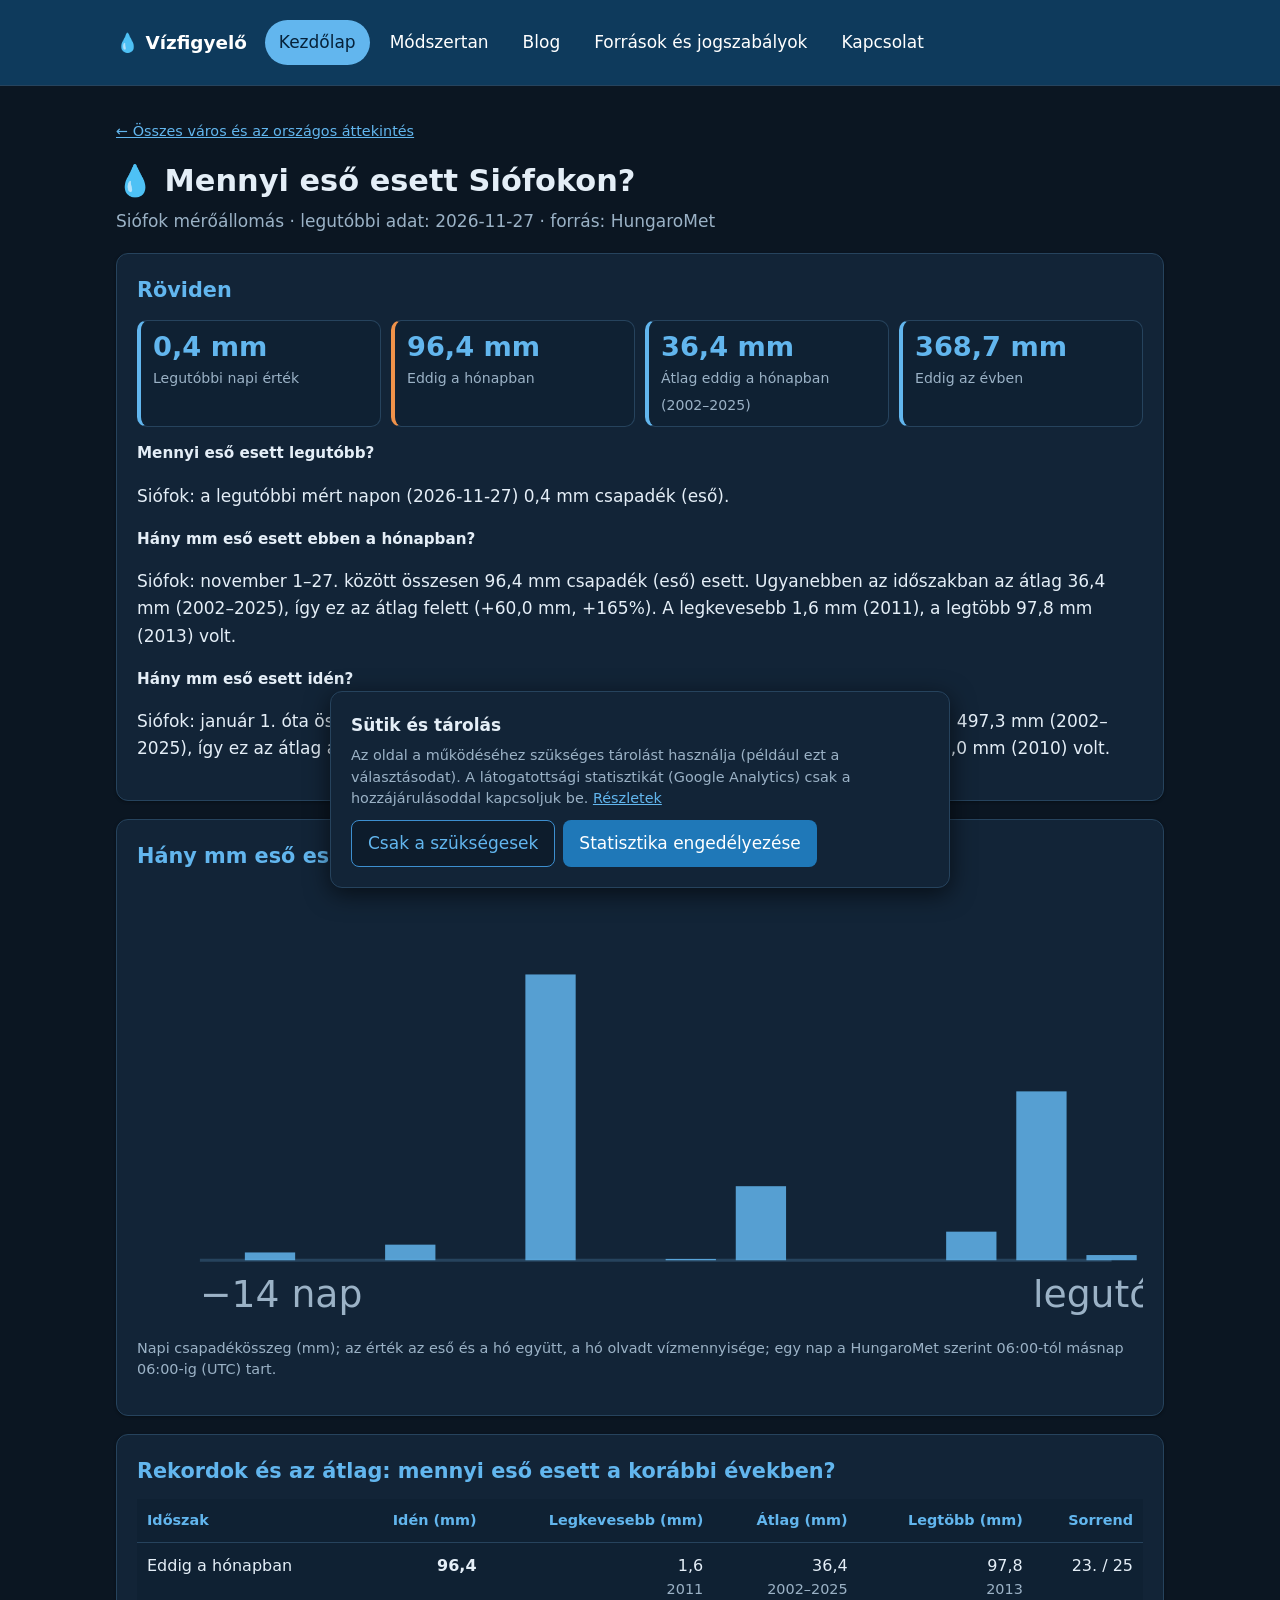
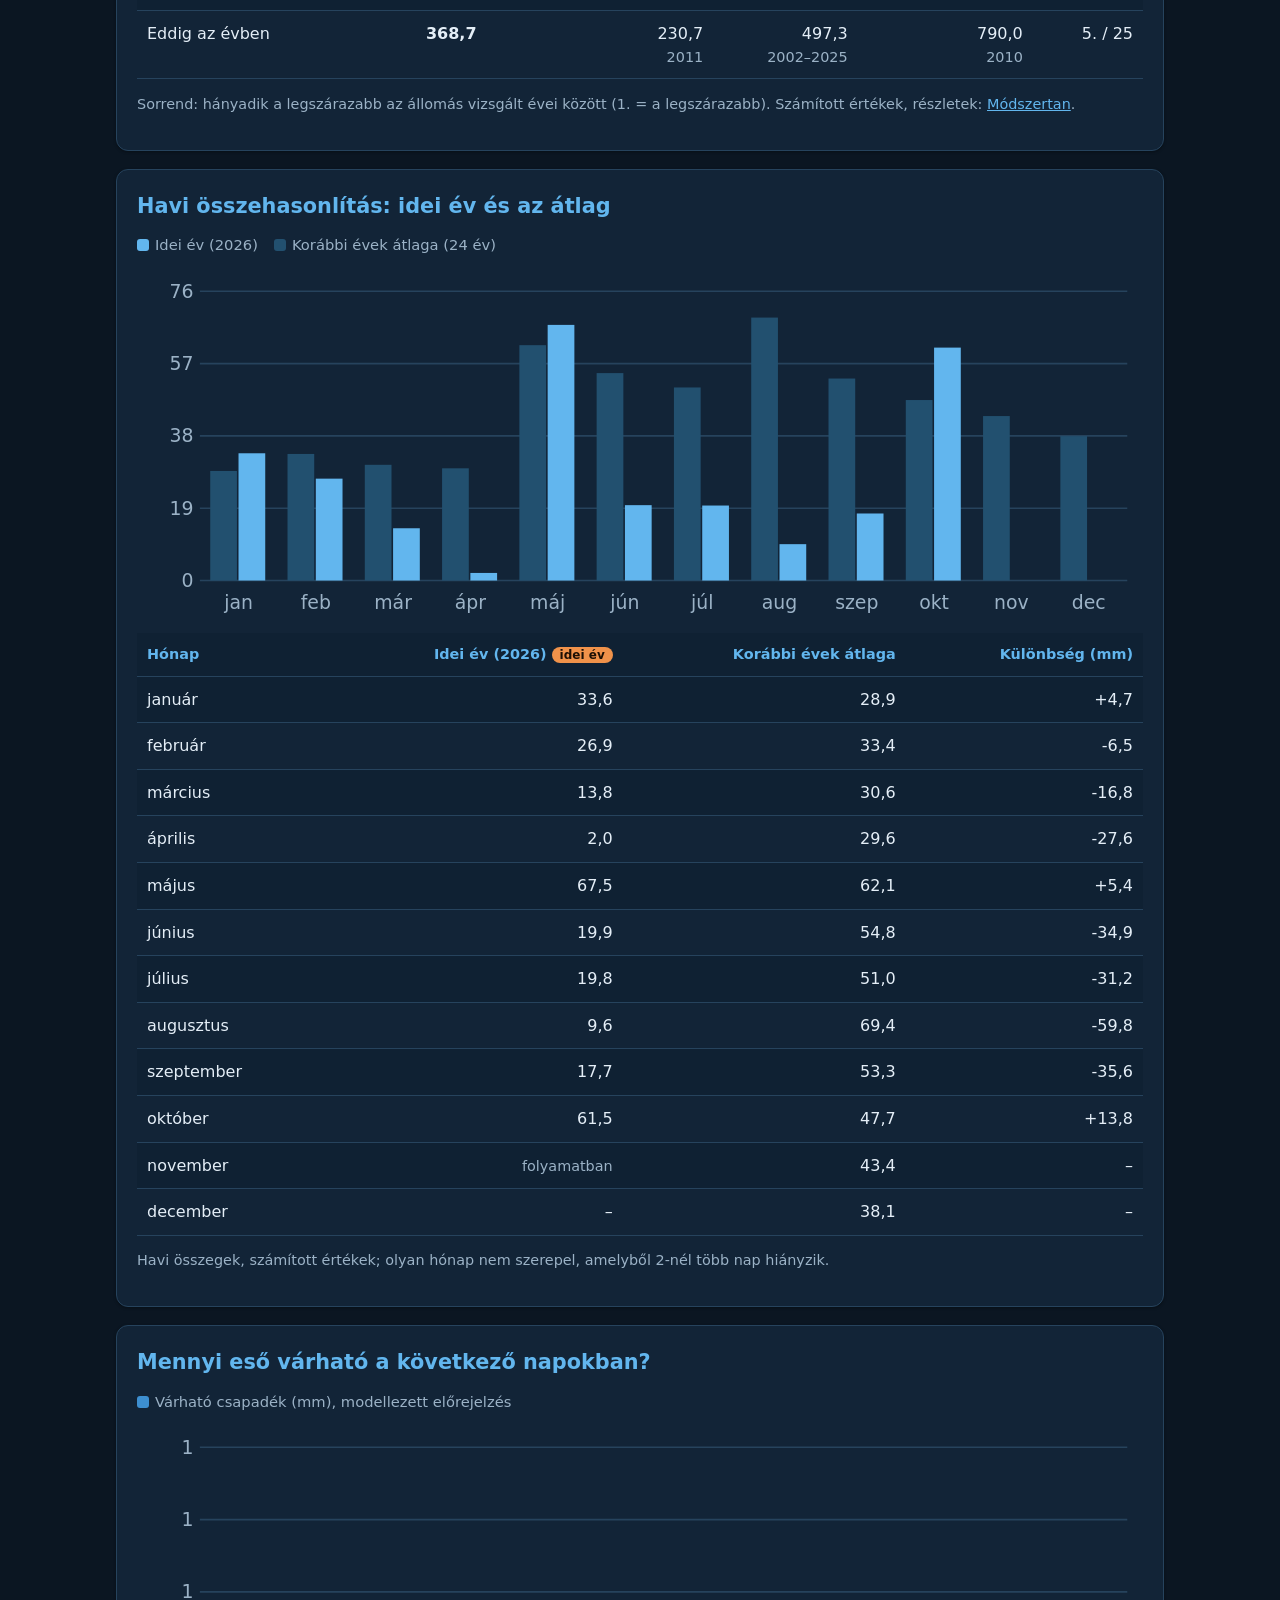
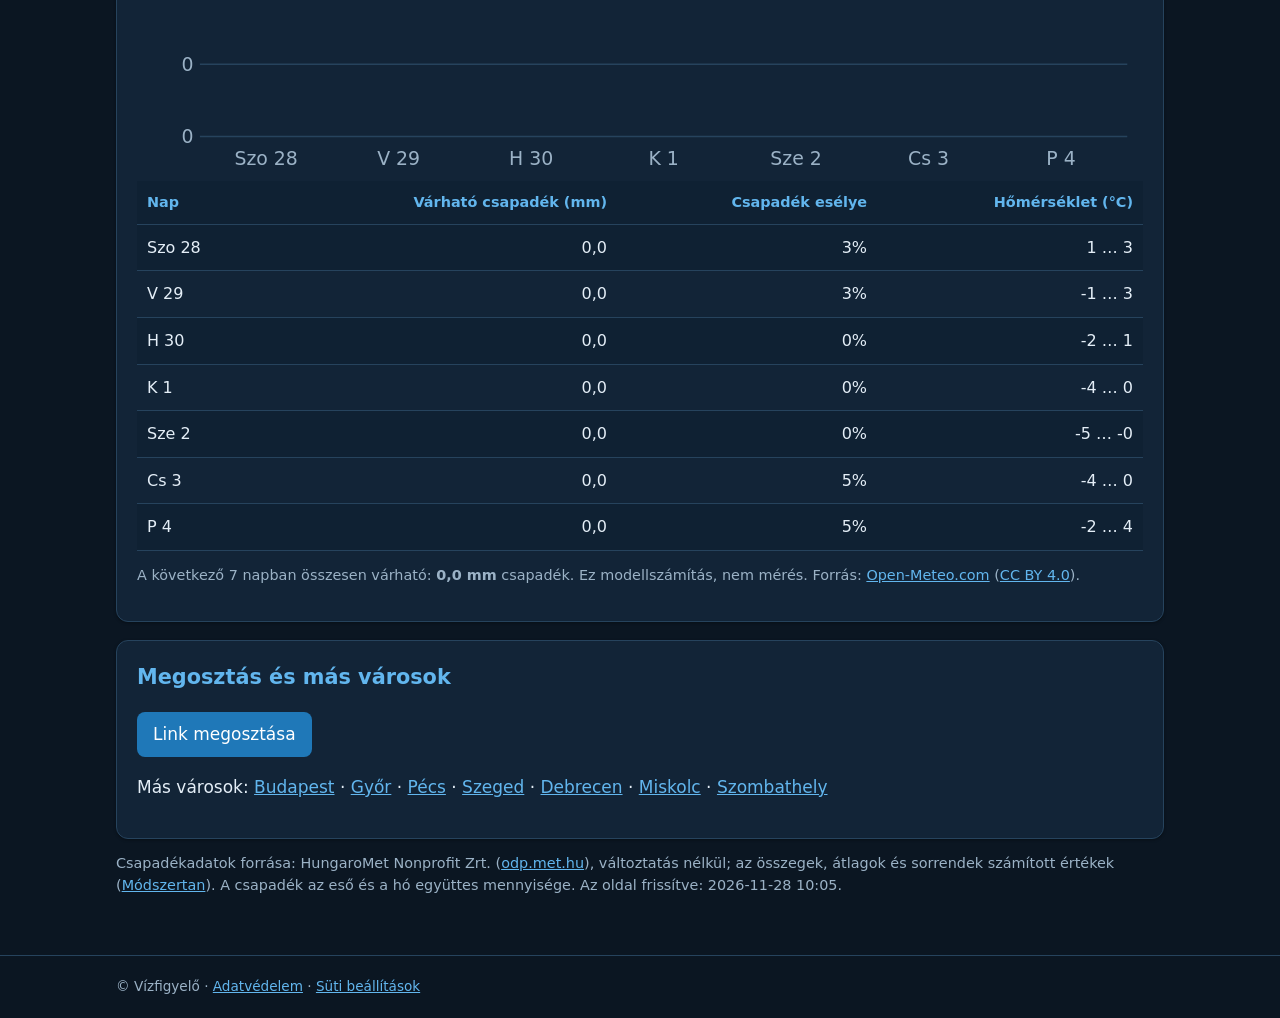
<file: eso/siofok.html>
<!DOCTYPE html>
<html lang="hu">
<head>
<meta charset="utf-8">
<meta name="viewport" content="width=device-width, initial-scale=1">
<title>Mennyi eső esett Siófokon? – Vízfigyelő</title>
<meta name="description" content="Hány mm eső esett Siófokon? Mért csapadék a(z) Siófok állomáson: legutóbbi nap, hónap és év, az átlaggal és a rekordokkal összevetve.">
<link rel="canonical" href="https://vizesmagyarorszag.hu/eso/siofok.html">
<meta property="og:type" content="website">
<meta property="og:locale" content="hu_HU">
<meta property="og:title" content="Mennyi eső esett Siófokon? – Vízfigyelő">
<meta property="og:description" content="Hány mm eső esett Siófokon? Mért csapadék a(z) Siófok állomáson: legutóbbi nap, hónap és év, az átlaggal és a rekordokkal összevetve.">
<meta property="og:url" content="https://vizesmagyarorszag.hu/eso/siofok.html">
<link rel="stylesheet" href="../assets/site.css">
</head>
<body data-nav="index.html" data-slug="siofok" data-url="https://vizesmagyarorszag.hu/eso/siofok.html">
<main class="w">
<p class="note"><a href="../index.html">← Összes város és az országos áttekintés</a></p>
<h1>💧 Mennyi eső esett Siófokon?</h1>
<p class="sub">Siófok mérőállomás · legutóbbi adat: 2026-11-27 · forrás: HungaroMet</p>
<div class="card"><h2>Röviden</h2><div class="tiles"><div class="tile "><b>0,4 mm</b><span>Legutóbbi napi érték</span></div><div class="tile hl"><b>96,4 mm</b><span>Eddig a hónapban</span></div><div class="tile "><b>36,4 mm</b><span>Átlag eddig a hónapban (2002–2025)</span></div><div class="tile "><b>368,7 mm</b><span>Eddig az évben</span></div></div><h3>Mennyi eső esett legutóbb?</h3><p>Siófok: a legutóbbi mért napon (2026-11-27) 0,4 mm csapadék (eső).</p><h3>Hány mm eső esett ebben a hónapban?</h3><p>Siófok: november 1–27. között összesen 96,4 mm csapadék (eső) esett. Ugyanebben az időszakban az átlag 36,4 mm (2002–2025), így ez az átlag felett (+60,0 mm, +165%). A legkevesebb 1,6 mm (2011), a legtöbb 97,8 mm (2013) volt.</p><h3>Hány mm eső esett idén?</h3><p>Siófok: január 1. óta összesen 368,7 mm csapadék (eső) esett. Az átlag ugyanerre az időszakra 497,3 mm (2002–2025), így ez az átlag alatt (-128,6 mm, -26%). A legkevesebb 230,7 mm (2011), a legtöbb 790,0 mm (2010) volt.</p></div><div class="card"><h2>Hány mm eső esett az elmúlt 14 napban?</h2><div id="c14"></div><p class="note">Napi csapadékösszeg (mm); az érték az eső és a hó együtt, a hó olvadt vízmennyisége; egy nap a HungaroMet szerint 06:00-tól másnap 06:00-ig (UTC) tart.</p></div><div class="card"><h2>Rekordok és az átlag: mennyi eső esett a korábbi években?</h2><div class="sc"><table><tr><th>Időszak</th><th class=n>Idén (mm)</th><th class=n>Legkevesebb (mm)</th><th class=n>Átlag (mm)</th><th class=n>Legtöbb (mm)</th><th class=n>Sorrend</th></tr><tr><td>Eddig a hónapban</td><td class=n><b>96,4</b></td><td class=n>1,6<div class=note>2011</div></td><td class=n>36,4<div class=note>2002–2025</div></td><td class=n>97,8<div class=note>2013</div></td><td class=n>23. / 25</td></tr><tr><td>Eddig az évben</td><td class=n><b>368,7</b></td><td class=n>230,7<div class=note>2011</div></td><td class=n>497,3<div class=note>2002–2025</div></td><td class=n>790,0<div class=note>2010</div></td><td class=n>5. / 25</td></tr></table></div><p class="note">Sorrend: hányadik a legszárazabb az állomás vizsgált évei között (1. = a legszárazabb). Számított értékek, részletek: <a href="../modszertan.html">Módszertan</a>.</p></div><div class="card"><h2>Havi összehasonlítás: idei év és az átlag</h2><div class="legend"><span><i style="background:var(--ac)"></i>Idei év (2026)</span><span><i style="background:var(--ac3)"></i>Korábbi évek átlaga (24 év)</span></div><div id="cm"></div><div class="sc" style="margin-top:8px"><table><tr><th>Hónap</th><th class=n>Idei év (2026) <span class="tag now">idei év</span></th><th class=n>Korábbi évek átlaga</th><th class=n>Különbség (mm)</th></tr><tr><td>január</td><td class=n>33,6</td><td class=n>28,9</td><td class=n>+4,7</td></tr><tr><td>február</td><td class=n>26,9</td><td class=n>33,4</td><td class=n>-6,5</td></tr><tr><td>március</td><td class=n>13,8</td><td class=n>30,6</td><td class=n>-16,8</td></tr><tr><td>április</td><td class=n>2,0</td><td class=n>29,6</td><td class=n>-27,6</td></tr><tr><td>május</td><td class=n>67,5</td><td class=n>62,1</td><td class=n>+5,4</td></tr><tr><td>június</td><td class=n>19,9</td><td class=n>54,8</td><td class=n>-34,9</td></tr><tr><td>július</td><td class=n>19,8</td><td class=n>51,0</td><td class=n>-31,2</td></tr><tr><td>augusztus</td><td class=n>9,6</td><td class=n>69,4</td><td class=n>-59,8</td></tr><tr><td>szeptember</td><td class=n>17,7</td><td class=n>53,3</td><td class=n>-35,6</td></tr><tr><td>október</td><td class=n>61,5</td><td class=n>47,7</td><td class=n>+13,8</td></tr><tr><td>november</td><td class=n><span class=note>folyamatban</span></td><td class=n>43,4</td><td class=n>–</td></tr><tr><td>december</td><td class=n>–</td><td class=n>38,1</td><td class=n>–</td></tr></table></div><p class="note">Havi összegek, számított értékek; olyan hónap nem szerepel, amelyből 2-nél több nap hiányzik.</p></div><div class="card" id="fcc" hidden><h2>Mennyi eső várható a következő napokban?</h2><div id="fc"></div></div>
<div class="card"><h2>Megosztás és más városok</h2>
<p><button class="btn" id="sh" type="button">Link megosztása</button> <span class="note" id="shs" role="status"></span></p>
<p>Más városok: <a href="budapest.html">Budapest</a> · <a href="gyor.html">Győr</a> · <a href="pecs.html">Pécs</a> · <a href="szeged.html">Szeged</a> · <a href="debrecen.html">Debrecen</a> · <a href="miskolc.html">Miskolc</a> · <a href="szombathely.html">Szombathely</a></p></div>
<p class="note">Csapadékadatok forrása: HungaroMet Nonprofit Zrt. (<a href="https://odp.met.hu" rel="noopener">odp.met.hu</a>), változtatás nélkül; az összegek, átlagok és sorrendek számított értékek (<a href="../modszertan.html">Módszertan</a>). A csapadék az eső és a hó együttes mennyisége. Az oldal frissítve: 2026-11-28 10:05.</p>
</main>
<script type="application/json" id="cd">{"n":"Siófok","slug":"siofok","loc":"Siófokon","id":"36100","hmName":"Siófok","lo":18.0408,"la":46.9108,"lastDate":"2026-11-27","last":0.4,"dates":["2026-11-14","2026-11-15","2026-11-16","2026-11-17","2026-11-18","2026-11-19","2026-11-20","2026-11-21","2026-11-22","2026-11-23","2026-11-24","2026-11-25","2026-11-26","2026-11-27"],"daily":[0.0,0.6,0.0,1.2,0.0,22.0,0.0,0.1,5.7,0.0,0.0,2.2,13.0,0.4],"mtd":{"sum":96.4,"days":27,"missing":0,"month":11,"year":2026},"mtdAvg":36.4,"mtdAvgN":24,"mtdAvgFrom":2002,"mtdAvgTo":2025,"mtdStats":{"avg":36.4,"n":24,"from":2002,"to":2025,"min":{"y":2011,"v":1.6},"max":{"y":2013,"v":97.8},"rank":23,"of":25},"ytd":{"sum":368.7,"days":331,"missing":0,"year":2026},"ytdStats":{"avg":497.3,"n":24,"from":2002,"to":2025,"min":{"y":2011,"v":230.7},"max":{"y":2010,"v":790.0},"rank":5,"of":25},"years":{"2002":[3.6,19.0,7.5,57.1,59.4,14.0,34.2,103.5,64.8,70.1,31.8,42.5],"2003":[40.4,24.7,3.8,12.6,45.8,8.3,56.0,56.6,31.1,76.6,32.9,17.7],"2004":[35.8,41.8,64.9,107.6,19.4,111.3,25.0,19.4,27.9,72.2,48.8,39.3],"2005":[6.4,33.6,15.9,57.5,46.9,35.9,72.7,223.5,68.6,1.7,31.3,69.7],"2006":[45.6,29.4,29.2,45.0,48.6,95.1,32.5,84.6,12.8,9.4,18.5,6.3],"2007":[26.6,47.8,46.0,1.3,90.1,59.6,29.0,172.9,43.7,40.8,47.0,46.2],"2008":[14.3,8.0,65.4,21.6,42.5,63.0,86.0,31.0,59.5,28.2,32.3,45.2],"2009":[62.3,46.8,38.7,6.7,30.7,55.4,20.9,52.8,11.6,49.3,43.0,54.5],"2010":[43.8,65.3,9.1,41.1,205.3,82.6,20.3,116.5,118.6,36.3,77.2,31.5],"2011":[3.3,1.9,22.0,14.3,21.8,30.2,77.4,12.8,22.5,22.9,1.6,52.9],"2012":[15.8,8.1,0.9,22.5,71.9,26.3,50.4,4.3,26.3,76.4,35.1,49.6],"2013":[72.7,77.9,89.2,23.6,63.3,41.1,13.7,30.3,51.7,27.0,97.8,2.3],"2014":[29.8,62.6,20.5,27.7,50.3,46.4,80.8,149.7,203.1,77.1,36.5,38.9],"2015":[46.8,19.8,7.9,9.8,100.7,25.7,29.3,91.2,54.7,119.5,11.9,2.5],"2016":[52.3,98.0,22.9,6.1,91.5,55.7,153.5,79.7,33.4,48.4,37.9,0.9],"2017":[22.5,40.7,9.5,13.9,34.5,87.2,75.4,30.9,73.1,47.4,40.0,53.2],"2018":[10.5,53.1,101.7,23.7,54.8,123.8,51.7,30.2,92.5,24.3,39.9,9.3],"2019":[24.6,15.0,2.7,32.7,87.9,53.9,55.1,57.2,40.1,25.9,99.0,75.0],"2020":[10.8,38.8,34.8,7.0,34.6,62.8,45.7,95.2,30.1,72.1,3.4,38.0],"2021":[14.2,21.0,7.1,16.8,72.3,9.8,91.4,28.2,14.8,53.4,58.1,54.0],"2022":[4.9,9.9,20.8,49.4,28.0,57.8,21.7,43.4,74.2,5.6,49.1,52.8],"2023":[74.0,5.5,37.3,46.6,77.9,67.7,66.2,101.3,15.7,60.8,94.3,93.2],"2024":[20.1,20.1,20.4,28.6,86.6,90.9,0.9,19.9,71.0,64.3,26.4,17.3],"2025":[13.1,13.3,55.1,37.9,26.7,10.0,33.7,31.2,38.2,34.1,48.4,22.3],"2026":[33.6,26.9,13.8,2.0,67.5,19.9,19.8,9.6,17.7,61.5,null,null]}}</script>
<script src="../assets/common.js"></script>
<script src="../assets/city.js"></script>
<script src="../assets/site.js"></script>
</body>
</html>
</file>
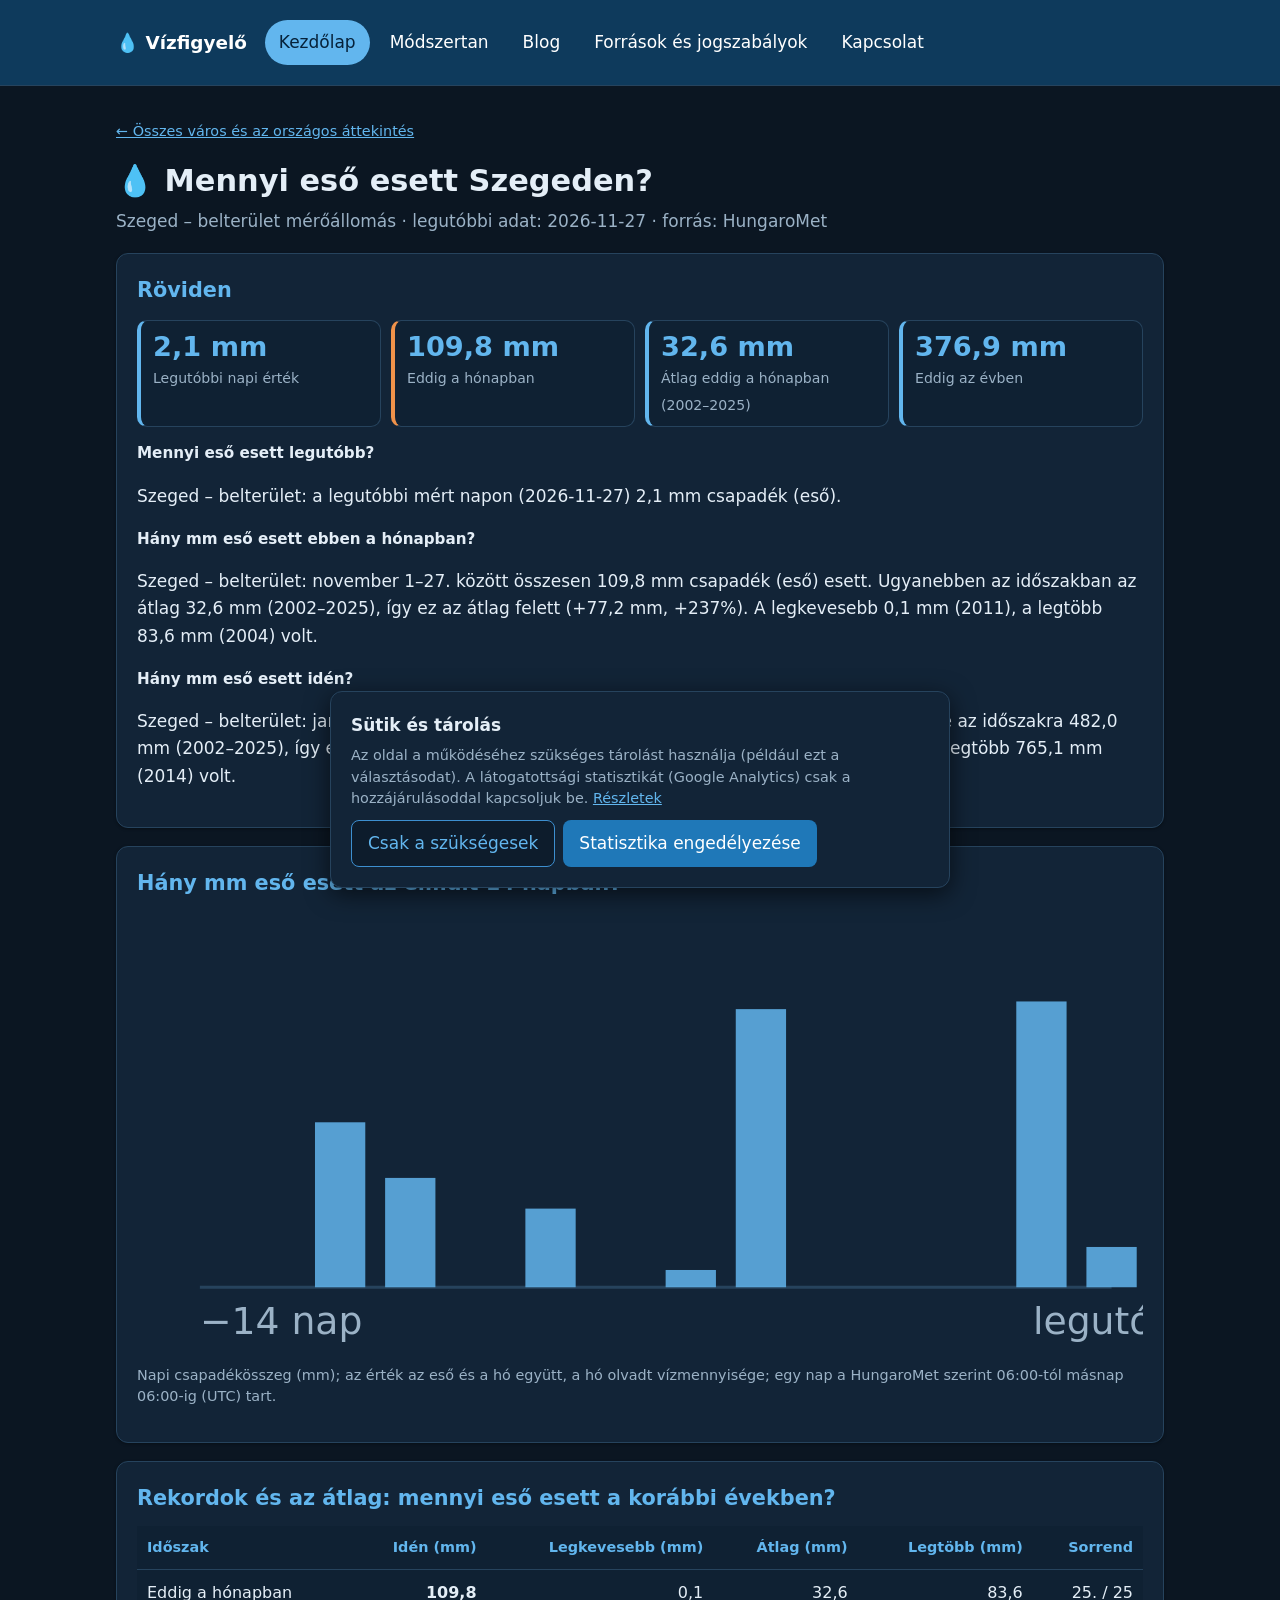
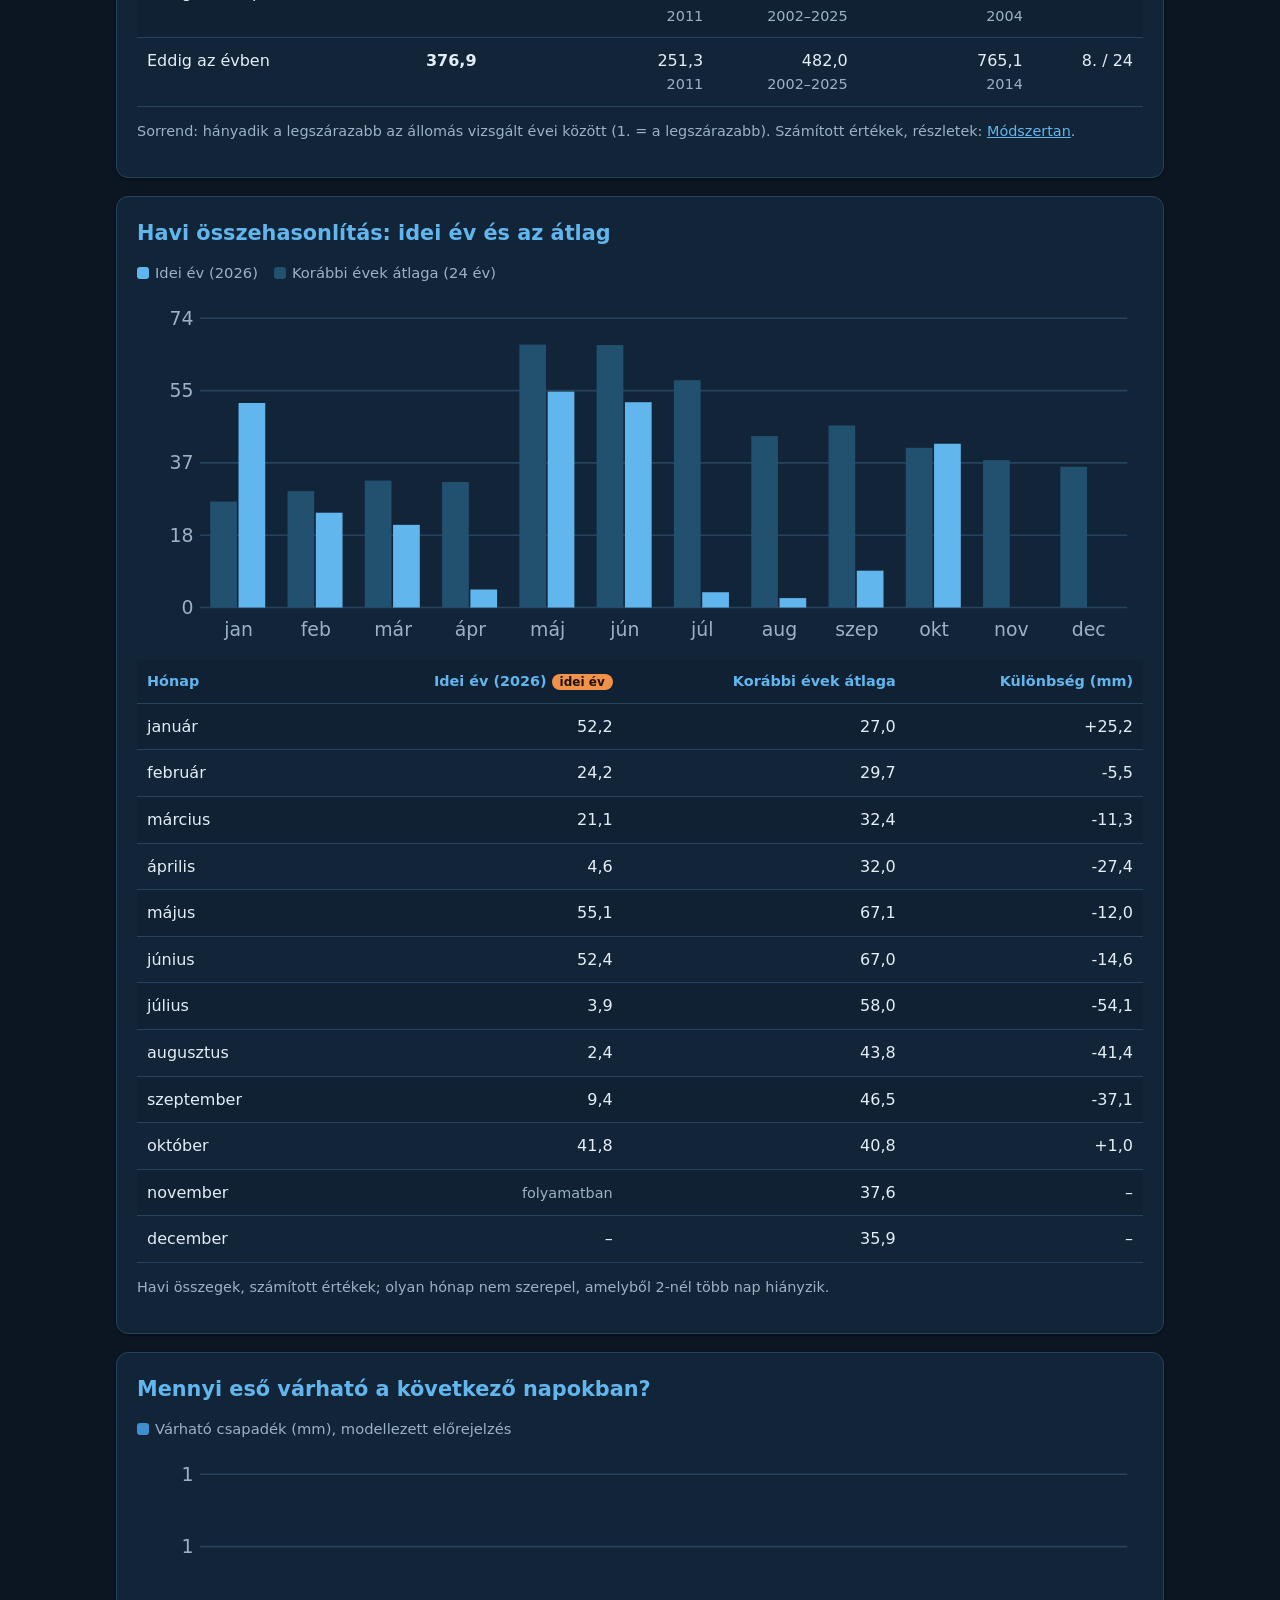
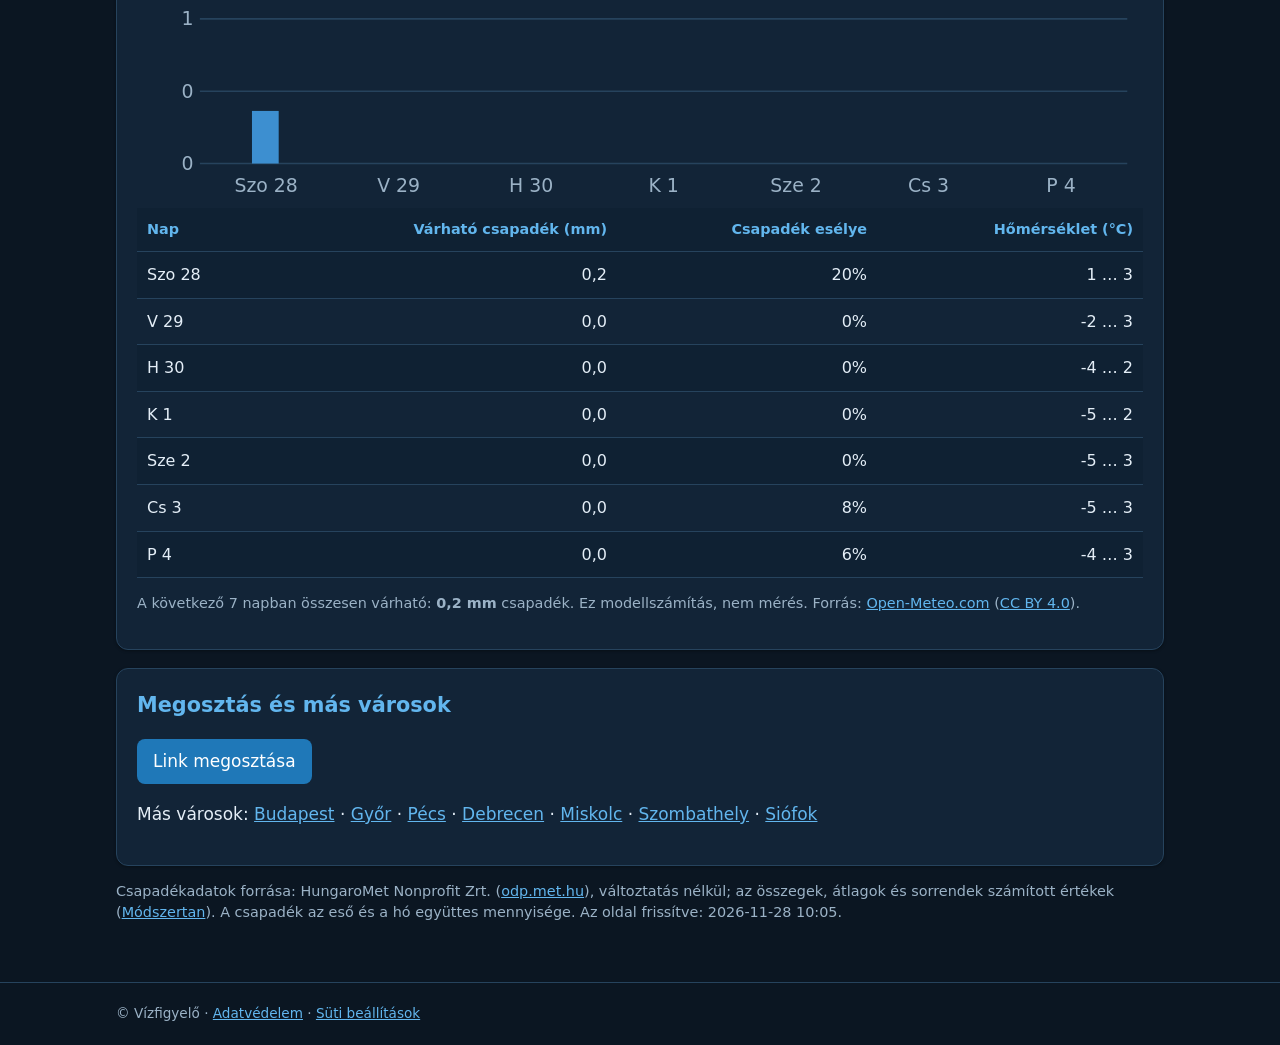
<file: eso/szeged.html>
<!DOCTYPE html>
<html lang="hu">
<head>
<meta charset="utf-8">
<meta name="viewport" content="width=device-width, initial-scale=1">
<title>Mennyi eső esett Szegeden? – Vízfigyelő</title>
<meta name="description" content="Hány mm eső esett Szegeden? Mért csapadék a(z) Szeged – belterület állomáson: legutóbbi nap, hónap és év, az átlaggal és a rekordokkal összevetve.">
<link rel="canonical" href="https://vizesmagyarorszag.hu/eso/szeged.html">
<meta property="og:type" content="website">
<meta property="og:locale" content="hu_HU">
<meta property="og:title" content="Mennyi eső esett Szegeden? – Vízfigyelő">
<meta property="og:description" content="Hány mm eső esett Szegeden? Mért csapadék a(z) Szeged – belterület állomáson: legutóbbi nap, hónap és év, az átlaggal és a rekordokkal összevetve.">
<meta property="og:url" content="https://vizesmagyarorszag.hu/eso/szeged.html">
<link rel="stylesheet" href="../assets/site.css">
</head>
<body data-nav="index.html" data-slug="szeged" data-url="https://vizesmagyarorszag.hu/eso/szeged.html">
<main class="w">
<p class="note"><a href="../index.html">← Összes város és az országos áttekintés</a></p>
<h1>💧 Mennyi eső esett Szegeden?</h1>
<p class="sub">Szeged – belterület mérőállomás · legutóbbi adat: 2026-11-27 · forrás: HungaroMet</p>
<div class="card"><h2>Röviden</h2><div class="tiles"><div class="tile "><b>2,1 mm</b><span>Legutóbbi napi érték</span></div><div class="tile hl"><b>109,8 mm</b><span>Eddig a hónapban</span></div><div class="tile "><b>32,6 mm</b><span>Átlag eddig a hónapban (2002–2025)</span></div><div class="tile "><b>376,9 mm</b><span>Eddig az évben</span></div></div><h3>Mennyi eső esett legutóbb?</h3><p>Szeged – belterület: a legutóbbi mért napon (2026-11-27) 2,1 mm csapadék (eső).</p><h3>Hány mm eső esett ebben a hónapban?</h3><p>Szeged – belterület: november 1–27. között összesen 109,8 mm csapadék (eső) esett. Ugyanebben az időszakban az átlag 32,6 mm (2002–2025), így ez az átlag felett (+77,2 mm, +237%). A legkevesebb 0,1 mm (2011), a legtöbb 83,6 mm (2004) volt.</p><h3>Hány mm eső esett idén?</h3><p>Szeged – belterület: január 1. óta összesen 376,9 mm csapadék (eső) esett. Az átlag ugyanerre az időszakra 482,0 mm (2002–2025), így ez az átlag alatt (-105,1 mm, -22%). A legkevesebb 251,3 mm (2011), a legtöbb 765,1 mm (2014) volt.</p></div><div class="card"><h2>Hány mm eső esett az elmúlt 14 napban?</h2><div id="c14"></div><p class="note">Napi csapadékösszeg (mm); az érték az eső és a hó együtt, a hó olvadt vízmennyisége; egy nap a HungaroMet szerint 06:00-tól másnap 06:00-ig (UTC) tart.</p></div><div class="card"><h2>Rekordok és az átlag: mennyi eső esett a korábbi években?</h2><div class="sc"><table><tr><th>Időszak</th><th class=n>Idén (mm)</th><th class=n>Legkevesebb (mm)</th><th class=n>Átlag (mm)</th><th class=n>Legtöbb (mm)</th><th class=n>Sorrend</th></tr><tr><td>Eddig a hónapban</td><td class=n><b>109,8</b></td><td class=n>0,1<div class=note>2011</div></td><td class=n>32,6<div class=note>2002–2025</div></td><td class=n>83,6<div class=note>2004</div></td><td class=n>25. / 25</td></tr><tr><td>Eddig az évben</td><td class=n><b>376,9</b></td><td class=n>251,3<div class=note>2011</div></td><td class=n>482,0<div class=note>2002–2025</div></td><td class=n>765,1<div class=note>2014</div></td><td class=n>8. / 24</td></tr></table></div><p class="note">Sorrend: hányadik a legszárazabb az állomás vizsgált évei között (1. = a legszárazabb). Számított értékek, részletek: <a href="../modszertan.html">Módszertan</a>.</p></div><div class="card"><h2>Havi összehasonlítás: idei év és az átlag</h2><div class="legend"><span><i style="background:var(--ac)"></i>Idei év (2026)</span><span><i style="background:var(--ac3)"></i>Korábbi évek átlaga (24 év)</span></div><div id="cm"></div><div class="sc" style="margin-top:8px"><table><tr><th>Hónap</th><th class=n>Idei év (2026) <span class="tag now">idei év</span></th><th class=n>Korábbi évek átlaga</th><th class=n>Különbség (mm)</th></tr><tr><td>január</td><td class=n>52,2</td><td class=n>27,0</td><td class=n>+25,2</td></tr><tr><td>február</td><td class=n>24,2</td><td class=n>29,7</td><td class=n>-5,5</td></tr><tr><td>március</td><td class=n>21,1</td><td class=n>32,4</td><td class=n>-11,3</td></tr><tr><td>április</td><td class=n>4,6</td><td class=n>32,0</td><td class=n>-27,4</td></tr><tr><td>május</td><td class=n>55,1</td><td class=n>67,1</td><td class=n>-12,0</td></tr><tr><td>június</td><td class=n>52,4</td><td class=n>67,0</td><td class=n>-14,6</td></tr><tr><td>július</td><td class=n>3,9</td><td class=n>58,0</td><td class=n>-54,1</td></tr><tr><td>augusztus</td><td class=n>2,4</td><td class=n>43,8</td><td class=n>-41,4</td></tr><tr><td>szeptember</td><td class=n>9,4</td><td class=n>46,5</td><td class=n>-37,1</td></tr><tr><td>október</td><td class=n>41,8</td><td class=n>40,8</td><td class=n>+1,0</td></tr><tr><td>november</td><td class=n><span class=note>folyamatban</span></td><td class=n>37,6</td><td class=n>–</td></tr><tr><td>december</td><td class=n>–</td><td class=n>35,9</td><td class=n>–</td></tr></table></div><p class="note">Havi összegek, számított értékek; olyan hónap nem szerepel, amelyből 2-nél több nap hiányzik.</p></div><div class="card" id="fcc" hidden><h2>Mennyi eső várható a következő napokban?</h2><div id="fc"></div></div>
<div class="card"><h2>Megosztás és más városok</h2>
<p><button class="btn" id="sh" type="button">Link megosztása</button> <span class="note" id="shs" role="status"></span></p>
<p>Más városok: <a href="budapest.html">Budapest</a> · <a href="gyor.html">Győr</a> · <a href="pecs.html">Pécs</a> · <a href="debrecen.html">Debrecen</a> · <a href="miskolc.html">Miskolc</a> · <a href="szombathely.html">Szombathely</a> · <a href="siofok.html">Siófok</a></p></div>
<p class="note">Csapadékadatok forrása: HungaroMet Nonprofit Zrt. (<a href="https://odp.met.hu" rel="noopener">odp.met.hu</a>), változtatás nélkül; az összegek, átlagok és sorrendek számított értékek (<a href="../modszertan.html">Módszertan</a>). A csapadék az eső és a hó együttes mennyisége. Az oldal frissítve: 2026-11-28 10:05.</p>
</main>
<script type="application/json" id="cd">{"n":"Szeged","slug":"szeged","loc":"Szegeden","id":"58102","hmName":"Szeged belterület","lo":20.1406,"la":46.2472,"lastDate":"2026-11-27","last":2.1,"dates":["2026-11-14","2026-11-15","2026-11-16","2026-11-17","2026-11-18","2026-11-19","2026-11-20","2026-11-21","2026-11-22","2026-11-23","2026-11-24","2026-11-25","2026-11-26","2026-11-27"],"daily":[0.0,0.0,8.6,5.7,0.0,4.1,0.0,0.9,14.5,0.0,0.0,0.0,14.9,2.1],"mtd":{"sum":109.8,"days":27,"missing":0,"month":11,"year":2026},"mtdAvg":32.6,"mtdAvgN":24,"mtdAvgFrom":2002,"mtdAvgTo":2025,"mtdStats":{"avg":32.6,"n":24,"from":2002,"to":2025,"min":{"y":2011,"v":0.1},"max":{"y":2004,"v":83.6},"rank":25,"of":25},"ytd":{"sum":376.9,"days":331,"missing":0,"year":2026},"ytdStats":{"avg":482.0,"n":23,"from":2002,"to":2025,"min":{"y":2011,"v":251.3},"max":{"y":2014,"v":765.1},"rank":8,"of":24},"years":{"2002":[3.1,26.6,4.9,24.4,40.4,50.3,64.6,29.8,49.0,36.1,19.5,34.7],"2003":[46.9,27.1,5.4,19.6,17.5,27.4,56.3,12.6,46.0,87.4,36.0,31.7],"2004":[26.7,36.4,29.1,97.5,45.0,65.5,166.1,35.8,54.4,52.2,84.9,38.2],"2005":[13.9,49.4,40.6,68.3,59.5,67.4,89.5,140.5,57.1,2.0,22.3,53.3],"2006":[25.3,42.5,40.4,60.9,57.6,140.3,42.6,91.7,26.8,22.7,23.2,11.1],"2007":[24.6,30.2,57.2,2.2,163.4,81.9,20.8,39.6,52.7,62.1,52.0,28.6],"2008":[13.7,3.1,48.9,37.2,30.0,122.8,51.2,26.3,51.6,20.2,39.1,48.9],"2009":[34.3,14.3,15.8,0.9,24.3,105.7,25.4,39.6,9.9,65.6,60.6,64.5],"2010":[51.6,54.6,20.1,42.8,143.6,87.2,60.3,44.6,93.1,45.5,58.6,64.0],"2011":[3.7,8.1,26.2,2.6,75.8,26.8,41.8,2.4,31.8,32.0,0.1,43.4],"2012":[25.2,34.3,2.0,42.6,53.5,21.9,56.2,6.7,31.6,73.8,35.4,34.5],"2013":[43.7,56.9,115.0,31.9,126.8,40.1,22.3,35.6,53.3,36.5,36.8,0.0],"2014":[34.3,24.7,24.5,40.4,137.1,71.3,209.4,65.4,86.1,67.2,14.6,50.7],"2015":[55.0,17.2,34.9,10.9,73.5,14.2,30.7,65.5,30.3,75.0,34.4,2.2],"2016":[45.1,81.3,28.4,24.8,51.3,135.9,108.4,43.1,68.9,72.1,30.3,0.7],"2017":[13.6,17.9,13.6,39.0,56.9,48.2,26.7,20.3,52.9,35.4,40.2,42.4],"2018":[37.0,65.0,77.1,8.2,48.6,139.5,69.1,49.2,18.9,9.6,16.7,25.4],"2019":[20.1,14.4,1.5,87.0,124.6,105.6,38.1,20.9,28.3,19.6,49.9,22.0],"2020":[9.7,33.8,50.8,7.9,41.2,109.4,85.6,67.1,18.2,69.8,11.0,41.6],"2021":[44.3,22.5,21.8,24.2,48.6,12.2,39.3,34.3,22.2,28.1,46.9,60.0],"2022":[8.5,11.0,5.0,31.9,31.6,17.4,8.7,51.4,104.2,9.5,32.7,50.7],"2023":[31.7,12.7,27.6,22.8,74.1,39.8,37.5,57.7,45.3,17.6,89.7,60.1],"2024":[20.7,4.9,18.1,35.9,25.0,76.0,16.9,null,64.9,24.0,31.2,40.2],"2025":[16.2,23.8,68.8,4.8,60.7,0.8,25.0,26.2,17.7,14.3,36.6,13.6],"2026":[52.2,24.2,21.1,4.6,55.1,52.4,3.9,2.4,9.4,41.8,null,null]}}</script>
<script src="../assets/common.js"></script>
<script src="../assets/city.js"></script>
<script src="../assets/site.js"></script>
</body>
</html>
</file>
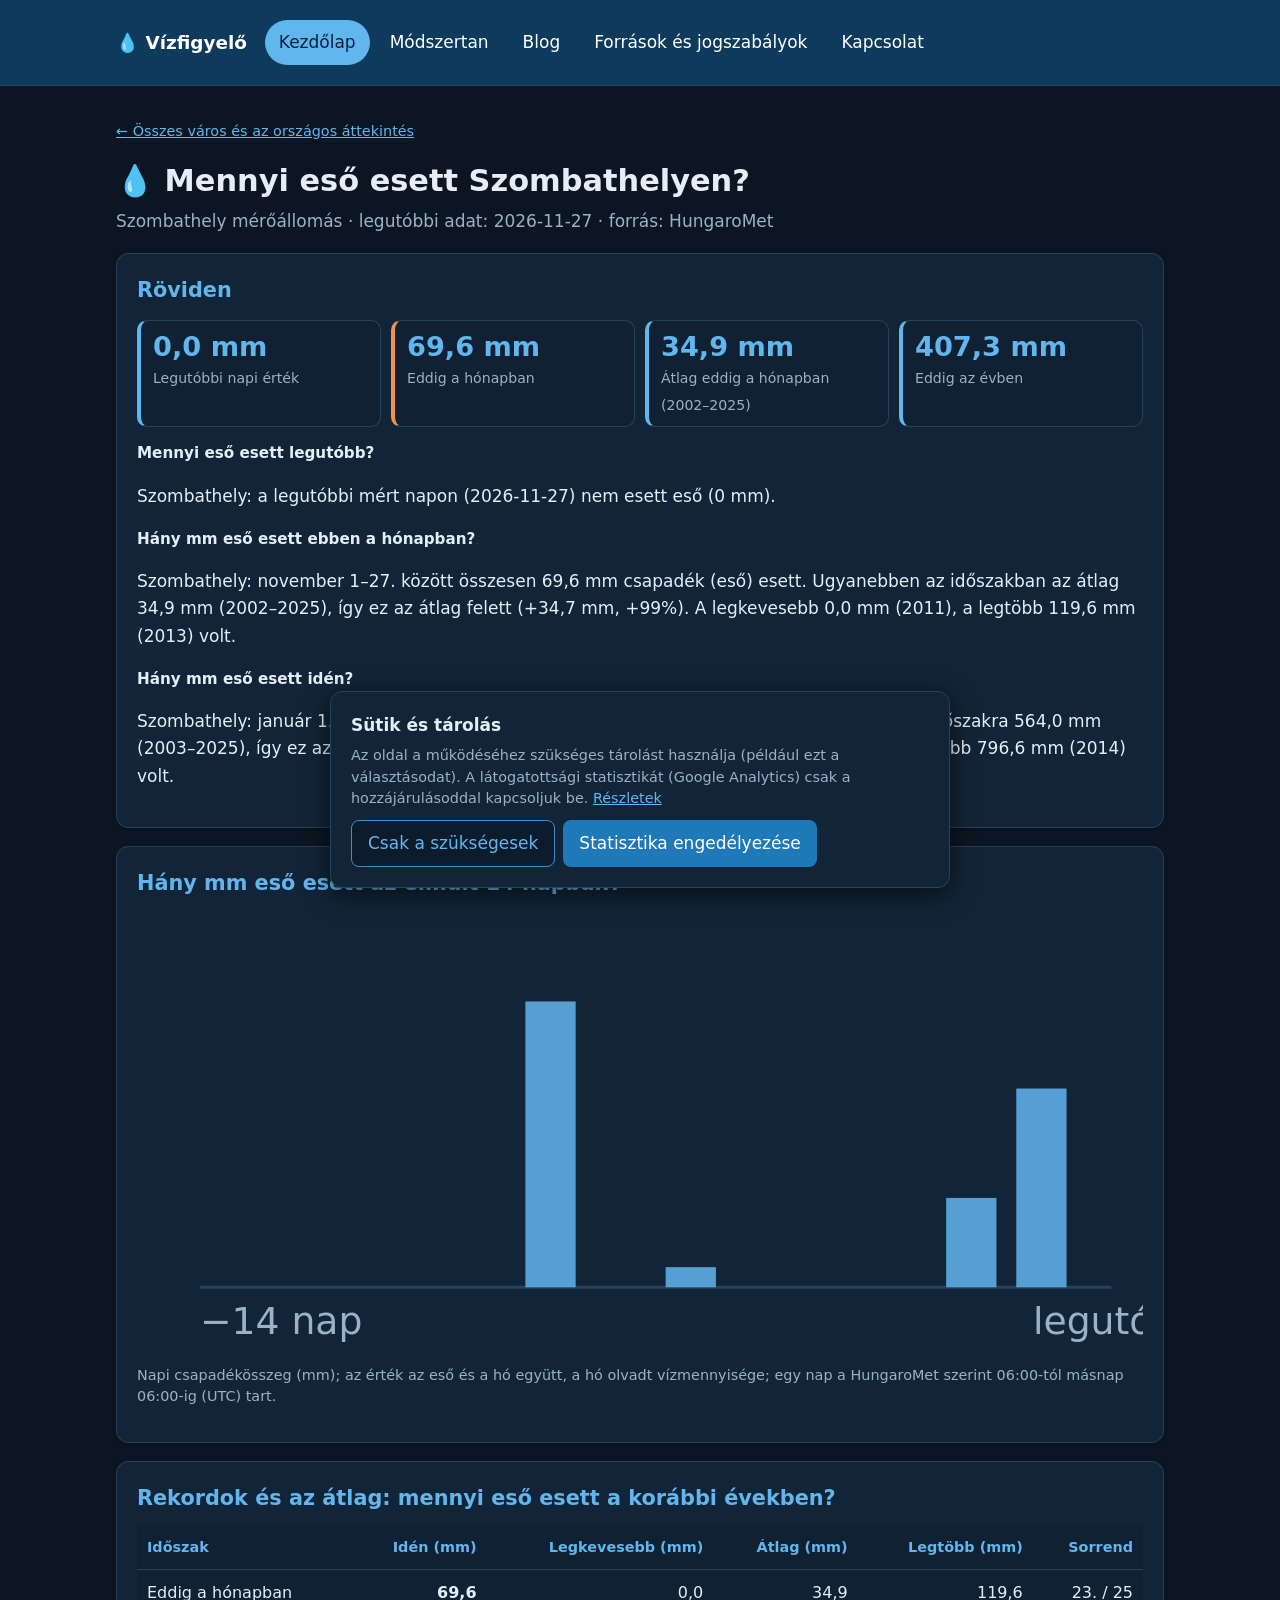
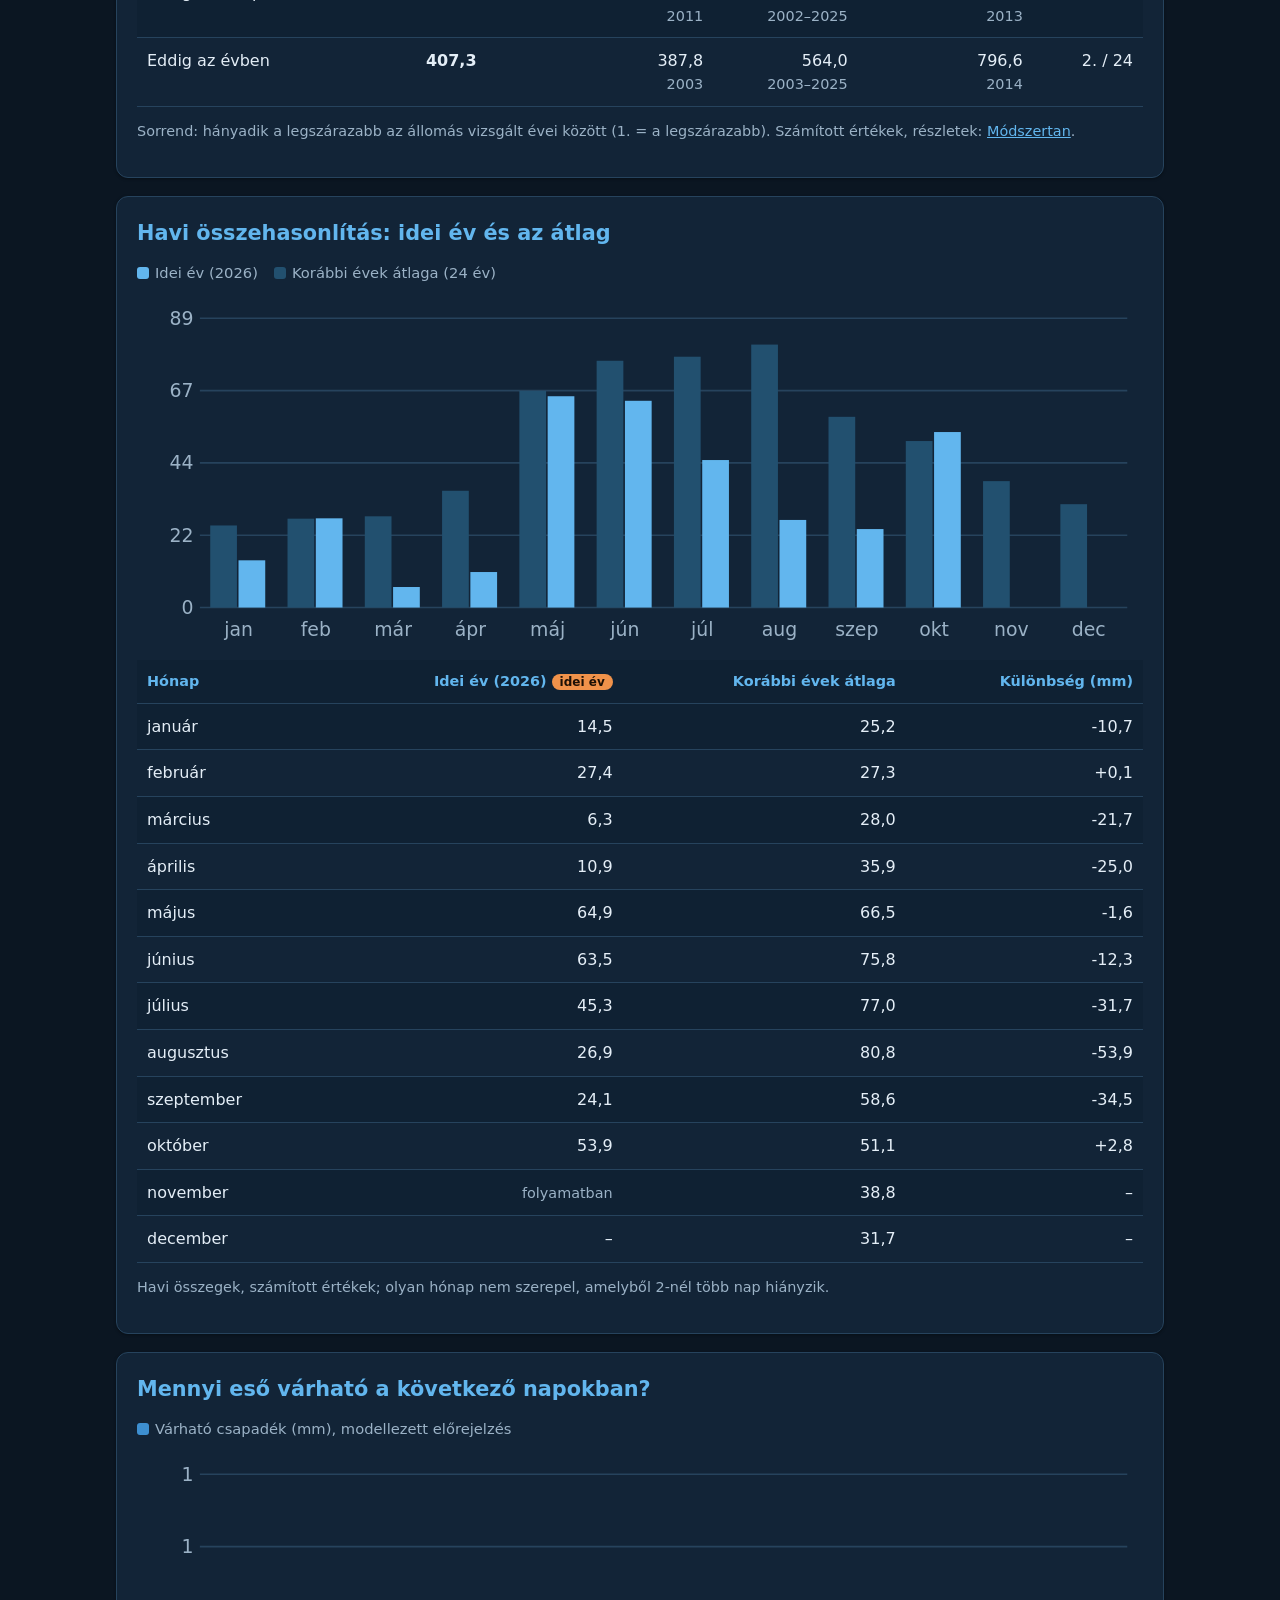
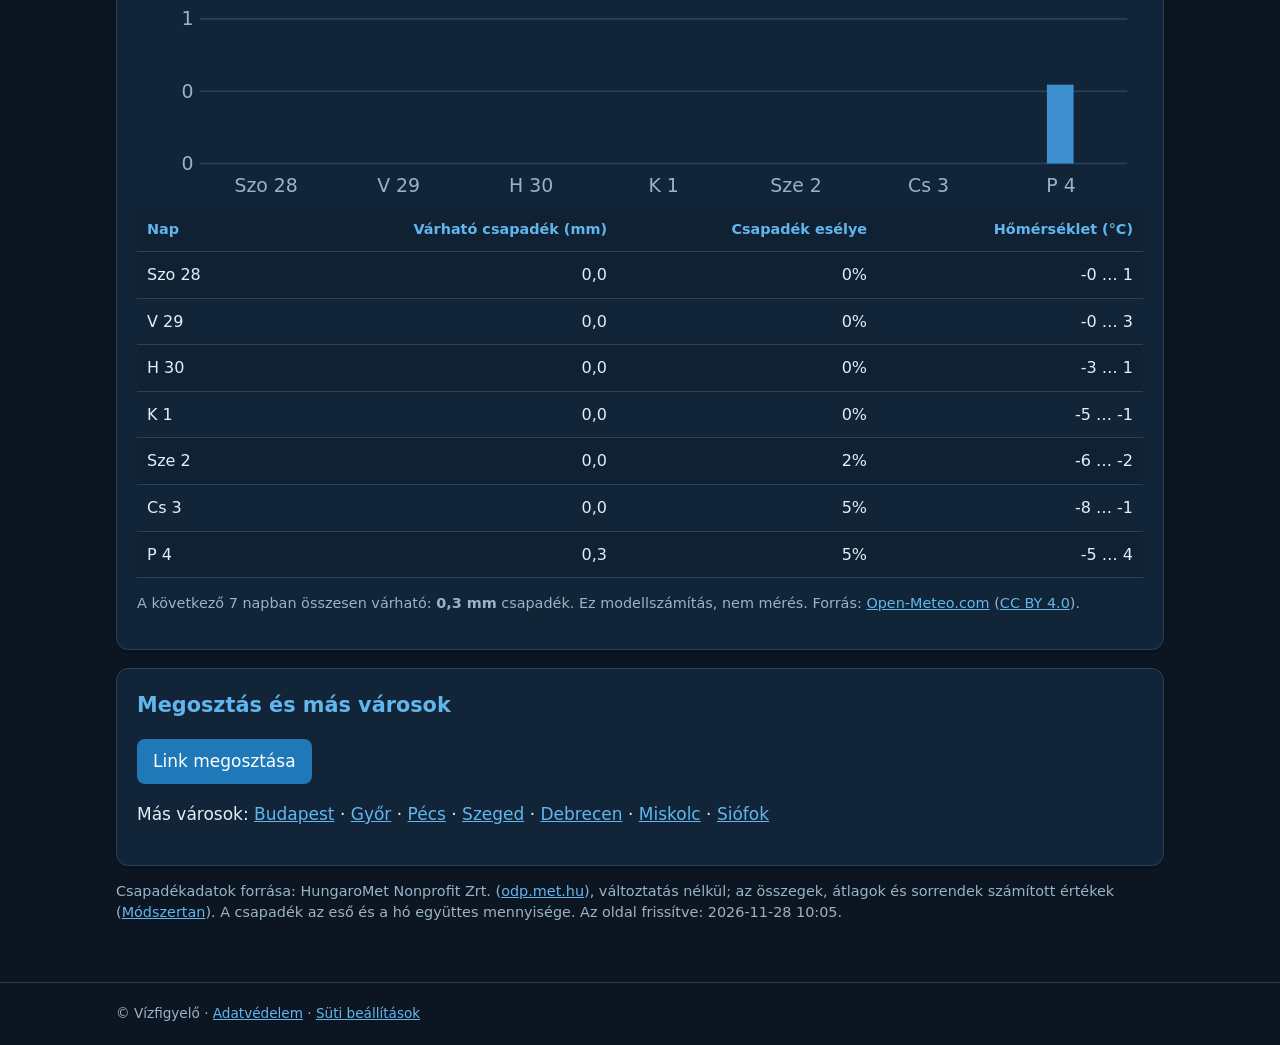
<file: eso/szombathely.html>
<!DOCTYPE html>
<html lang="hu">
<head>
<meta charset="utf-8">
<meta name="viewport" content="width=device-width, initial-scale=1">
<title>Mennyi eső esett Szombathelyen? – Vízfigyelő</title>
<meta name="description" content="Hány mm eső esett Szombathelyen? Mért csapadék a(z) Szombathely állomáson: legutóbbi nap, hónap és év, az átlaggal és a rekordokkal összevetve.">
<link rel="canonical" href="https://vizesmagyarorszag.hu/eso/szombathely.html">
<meta property="og:type" content="website">
<meta property="og:locale" content="hu_HU">
<meta property="og:title" content="Mennyi eső esett Szombathelyen? – Vízfigyelő">
<meta property="og:description" content="Hány mm eső esett Szombathelyen? Mért csapadék a(z) Szombathely állomáson: legutóbbi nap, hónap és év, az átlaggal és a rekordokkal összevetve.">
<meta property="og:url" content="https://vizesmagyarorszag.hu/eso/szombathely.html">
<link rel="stylesheet" href="../assets/site.css">
</head>
<body data-nav="index.html" data-slug="szombathely" data-url="https://vizesmagyarorszag.hu/eso/szombathely.html">
<main class="w">
<p class="note"><a href="../index.html">← Összes város és az országos áttekintés</a></p>
<h1>💧 Mennyi eső esett Szombathelyen?</h1>
<p class="sub">Szombathely mérőállomás · legutóbbi adat: 2026-11-27 · forrás: HungaroMet</p>
<div class="card"><h2>Röviden</h2><div class="tiles"><div class="tile "><b>0,0 mm</b><span>Legutóbbi napi érték</span></div><div class="tile hl"><b>69,6 mm</b><span>Eddig a hónapban</span></div><div class="tile "><b>34,9 mm</b><span>Átlag eddig a hónapban (2002–2025)</span></div><div class="tile "><b>407,3 mm</b><span>Eddig az évben</span></div></div><h3>Mennyi eső esett legutóbb?</h3><p>Szombathely: a legutóbbi mért napon (2026-11-27) nem esett eső (0 mm).</p><h3>Hány mm eső esett ebben a hónapban?</h3><p>Szombathely: november 1–27. között összesen 69,6 mm csapadék (eső) esett. Ugyanebben az időszakban az átlag 34,9 mm (2002–2025), így ez az átlag felett (+34,7 mm, +99%). A legkevesebb 0,0 mm (2011), a legtöbb 119,6 mm (2013) volt.</p><h3>Hány mm eső esett idén?</h3><p>Szombathely: január 1. óta összesen 407,3 mm csapadék (eső) esett. Az átlag ugyanerre az időszakra 564,0 mm (2003–2025), így ez az átlag alatt (-156,7 mm, -28%). A legkevesebb 387,8 mm (2003), a legtöbb 796,6 mm (2014) volt.</p></div><div class="card"><h2>Hány mm eső esett az elmúlt 14 napban?</h2><div id="c14"></div><p class="note">Napi csapadékösszeg (mm); az érték az eső és a hó együtt, a hó olvadt vízmennyisége; egy nap a HungaroMet szerint 06:00-tól másnap 06:00-ig (UTC) tart.</p></div><div class="card"><h2>Rekordok és az átlag: mennyi eső esett a korábbi években?</h2><div class="sc"><table><tr><th>Időszak</th><th class=n>Idén (mm)</th><th class=n>Legkevesebb (mm)</th><th class=n>Átlag (mm)</th><th class=n>Legtöbb (mm)</th><th class=n>Sorrend</th></tr><tr><td>Eddig a hónapban</td><td class=n><b>69,6</b></td><td class=n>0,0<div class=note>2011</div></td><td class=n>34,9<div class=note>2002–2025</div></td><td class=n>119,6<div class=note>2013</div></td><td class=n>23. / 25</td></tr><tr><td>Eddig az évben</td><td class=n><b>407,3</b></td><td class=n>387,8<div class=note>2003</div></td><td class=n>564,0<div class=note>2003–2025</div></td><td class=n>796,6<div class=note>2014</div></td><td class=n>2. / 24</td></tr></table></div><p class="note">Sorrend: hányadik a legszárazabb az állomás vizsgált évei között (1. = a legszárazabb). Számított értékek, részletek: <a href="../modszertan.html">Módszertan</a>.</p></div><div class="card"><h2>Havi összehasonlítás: idei év és az átlag</h2><div class="legend"><span><i style="background:var(--ac)"></i>Idei év (2026)</span><span><i style="background:var(--ac3)"></i>Korábbi évek átlaga (24 év)</span></div><div id="cm"></div><div class="sc" style="margin-top:8px"><table><tr><th>Hónap</th><th class=n>Idei év (2026) <span class="tag now">idei év</span></th><th class=n>Korábbi évek átlaga</th><th class=n>Különbség (mm)</th></tr><tr><td>január</td><td class=n>14,5</td><td class=n>25,2</td><td class=n>-10,7</td></tr><tr><td>február</td><td class=n>27,4</td><td class=n>27,3</td><td class=n>+0,1</td></tr><tr><td>március</td><td class=n>6,3</td><td class=n>28,0</td><td class=n>-21,7</td></tr><tr><td>április</td><td class=n>10,9</td><td class=n>35,9</td><td class=n>-25,0</td></tr><tr><td>május</td><td class=n>64,9</td><td class=n>66,5</td><td class=n>-1,6</td></tr><tr><td>június</td><td class=n>63,5</td><td class=n>75,8</td><td class=n>-12,3</td></tr><tr><td>július</td><td class=n>45,3</td><td class=n>77,0</td><td class=n>-31,7</td></tr><tr><td>augusztus</td><td class=n>26,9</td><td class=n>80,8</td><td class=n>-53,9</td></tr><tr><td>szeptember</td><td class=n>24,1</td><td class=n>58,6</td><td class=n>-34,5</td></tr><tr><td>október</td><td class=n>53,9</td><td class=n>51,1</td><td class=n>+2,8</td></tr><tr><td>november</td><td class=n><span class=note>folyamatban</span></td><td class=n>38,8</td><td class=n>–</td></tr><tr><td>december</td><td class=n>–</td><td class=n>31,7</td><td class=n>–</td></tr></table></div><p class="note">Havi összegek, számított értékek; olyan hónap nem szerepel, amelyből 2-nél több nap hiányzik.</p></div><div class="card" id="fcc" hidden><h2>Mennyi eső várható a következő napokban?</h2><div id="fc"></div></div>
<div class="card"><h2>Megosztás és más városok</h2>
<p><button class="btn" id="sh" type="button">Link megosztása</button> <span class="note" id="shs" role="status"></span></p>
<p>Más városok: <a href="budapest.html">Budapest</a> · <a href="gyor.html">Győr</a> · <a href="pecs.html">Pécs</a> · <a href="szeged.html">Szeged</a> · <a href="debrecen.html">Debrecen</a> · <a href="miskolc.html">Miskolc</a> · <a href="siofok.html">Siófok</a></p></div>
<p class="note">Csapadékadatok forrása: HungaroMet Nonprofit Zrt. (<a href="https://odp.met.hu" rel="noopener">odp.met.hu</a>), változtatás nélkül; az összegek, átlagok és sorrendek számított értékek (<a href="../modszertan.html">Módszertan</a>). A csapadék az eső és a hó együttes mennyisége. Az oldal frissítve: 2026-11-28 10:05.</p>
</main>
<script type="application/json" id="cd">{"n":"Szombathely","slug":"szombathely","loc":"Szombathelyen","id":"15310","hmName":"Szombathely","lo":16.6478,"la":47.1983,"lastDate":"2026-11-27","last":0.0,"dates":["2026-11-14","2026-11-15","2026-11-16","2026-11-17","2026-11-18","2026-11-19","2026-11-20","2026-11-21","2026-11-22","2026-11-23","2026-11-24","2026-11-25","2026-11-26","2026-11-27"],"daily":[0.0,0.0,0.0,0.0,0.0,12.8,0.0,0.9,0.0,0.0,0.0,4.0,8.9,0.0],"mtd":{"sum":69.6,"days":27,"missing":0,"month":11,"year":2026},"mtdAvg":34.9,"mtdAvgN":24,"mtdAvgFrom":2002,"mtdAvgTo":2025,"mtdStats":{"avg":34.9,"n":24,"from":2002,"to":2025,"min":{"y":2011,"v":0.0},"max":{"y":2013,"v":119.6},"rank":23,"of":25},"ytd":{"sum":407.3,"days":331,"missing":0,"year":2026},"ytdStats":{"avg":564.0,"n":23,"from":2003,"to":2025,"min":{"y":2003,"v":387.8},"max":{"y":2014,"v":796.6},"rank":2,"of":24},"years":{"2002":[null,null,12.7,55.8,42.0,41.7,49.7,93.7,31.8,88.3,34.0,49.0],"2003":[17.6,1.7,3.6,45.6,29.2,38.1,76.7,66.5,34.3,58.1,17.9,23.3],"2004":[25.3,43.8,50.7,49.8,66.2,149.2,28.7,45.2,12.1,52.8,21.9,27.4],"2005":[7.2,29.4,14.0,37.3,30.5,63.9,115.3,165.5,43.3,3.4,40.5,41.0],"2006":[26.3,8.6,17.9,48.7,61.3,84.9,21.9,118.1,13.6,35.0,23.7,6.0],"2007":[34.0,33.5,53.1,0.5,48.6,29.7,65.7,76.7,126.6,43.2,21.0,20.9],"2008":[4.9,4.5,49.8,21.9,26.0,173.9,158.1,73.7,32.4,19.2,33.3,50.7],"2009":[53.4,27.7,42.3,23.7,61.6,94.7,59.8,57.8,44.6,43.7,44.7,54.0],"2010":[33.4,22.1,18.6,48.0,44.0,98.9,50.9,130.8,121.0,30.8,56.0,28.2],"2011":[12.8,4.1,20.4,41.3,42.6,75.4,95.1,110.1,29.2,45.1,0.0,33.3],"2012":[14.3,7.9,0.2,41.2,68.5,54.0,95.2,19.7,62.3,56.2,63.2,25.3],"2013":[65.9,75.6,66.1,30.1,83.1,66.4,7.3,37.5,79.1,18.0,119.6,12.6],"2014":[19.2,68.7,10.1,60.4,92.1,48.0,134.2,158.3,123.3,55.7,30.7,33.4],"2015":[34.0,21.1,21.9,18.9,75.5,29.7,66.9,22.8,40.7,138.6,2.8,6.0],"2016":[40.4,90.6,25.4,28.6,109.2,70.5,117.3,72.9,29.2,86.0,56.0,7.1],"2017":[14.0,40.0,6.3,54.6,75.7,64.3,63.2,91.8,124.7,27.8,43.0,35.6],"2018":[18.4,41.2,63.2,9.2,98.1,118.4,34.4,73.7,108.5,26.5,39.7,9.7],"2019":[20.3,22.7,14.6,26.7,118.0,45.8,115.5,60.2,32.3,39.9,87.6,59.1],"2020":[7.0,19.5,15.1,12.2,42.5,95.7,97.4,105.9,40.6,114.7,4.1,44.6],"2021":[19.9,19.1,8.1,31.5,105.9,34.1,79.9,56.9,24.2,38.5,40.5,33.9],"2022":[13.4,11.6,14.6,40.4,32.4,125.7,70.9,55.9,69.7,11.1,33.8,32.8],"2023":[49.0,5.1,36.6,65.6,99.4,64.5,116.0,164.7,23.7,77.0,58.4,95.1],"2024":[30.8,14.4,50.5,36.2,109.4,108.3,45.3,40.0,110.7,70.8,10.7,8.9],"2025":[18.2,14.7,56.6,32.5,35.0,43.3,83.5,40.0,47.9,47.0,48.6,23.8],"2026":[14.5,27.4,6.3,10.9,64.9,63.5,45.3,26.9,24.1,53.9,null,null]}}</script>
<script src="../assets/common.js"></script>
<script src="../assets/city.js"></script>
<script src="../assets/site.js"></script>
</body>
</html>
</file>
<file: assets/site.css>
/* Dark blue palette: tints of one blue + one complementary orange accent */
:root{color-scheme:dark;
--bg:#0b1622;--card:#122437;--tx:#e4eef7;--mu:#9bb2c6;--bd:#26435d;
--ac:#62b6ee;--ac2:#3d8fd0;--ac3:#22506f;--land:#183550;--wa:#f0924a;
--hd:#0e3a5c;--btn:#1f78b8;--soft:#0f2133;--hov:#183049;--inp:#0d1c2c;--demo:#3a2614}
*{box-sizing:border-box}
body{margin:0;background:var(--bg);color:var(--tx);font:16px/1.55 system-ui,-apple-system,"Segoe UI",Roboto,sans-serif}
a{color:var(--ac)}
.w{max-width:1080px;margin:0 auto;padding:16px}
h1{font-size:1.6rem;margin:.2em 0}h2{font-size:1.15rem;margin:0 0 .5em;color:var(--ac)}
.sub{color:var(--mu);margin:0 0 12px}
.card{background:var(--card);border:1px solid var(--bd);border-radius:12px;padding:14px;margin-top:14px;box-shadow:0 1px 3px rgba(0,0,0,.35)}
.grid{display:grid;grid-template-columns:1.2fr 1fr;gap:14px}.grid .card{margin-top:0}
@media(max-width:800px){.grid{grid-template-columns:1fr}}
.demo{background:var(--demo);border:1px solid var(--wa);border-radius:10px;padding:10px 12px;margin:12px 0;font-size:.9rem}
header.site{background:var(--hd);border-bottom:1px solid var(--bd)}
.bar{display:flex;align-items:center;gap:18px;flex-wrap:wrap;padding-top:10px;padding-bottom:10px}
.brand{font-weight:700;font-size:1.15rem;text-decoration:none;color:#fff}
nav{display:flex;gap:6px;flex-wrap:wrap}
nav a{padding:6px 12px;border-radius:99px;text-decoration:none;color:#fff}
nav a:hover{background:rgba(255,255,255,.2)}
nav a[aria-current]{background:var(--ac);color:#06223a}
#mb{display:none;margin-left:auto;font-size:1.3rem;background:none;border:1px solid rgba(255,255,255,.6);border-radius:8px;color:#fff;padding:2px 10px}
@media(max-width:640px){#mb{display:block}nav{display:none;width:100%;flex-direction:column}nav.open{display:flex}}
footer.site{color:var(--mu);font-size:.85rem;margin-top:24px;border-top:1px solid var(--bd)}
svg{width:100%;height:auto;display:block}
.land{fill:var(--land);stroke:var(--ac2);stroke-width:1.5}
.dot{cursor:pointer;stroke:var(--card);stroke-width:2}.dot:hover,.dot.sel{stroke:var(--wa);stroke-width:3}
.lbl{font-size:11px;fill:var(--tx);pointer-events:none}
table{width:100%;border-collapse:collapse;font-size:.9rem}
th,td{text-align:left;padding:6px 6px;border-bottom:1px solid var(--bd);vertical-align:top}
th{color:var(--ac);font-weight:600;background:var(--soft)}
td.n,th.n{text-align:right;font-variant-numeric:tabular-nums}
tr.r{cursor:pointer}tr.r:hover{background:var(--hov)}
.sc{overflow-x:auto}
.tag{font-size:.75rem;padding:1px 8px;border-radius:99px;background:var(--ac3);color:var(--tx);white-space:nowrap}
.tag.now{background:var(--wa);color:#1d1005}
.note{color:var(--mu);font-size:.82rem}
.legend{display:flex;gap:16px;flex-wrap:wrap;font-size:.85rem;color:var(--mu);margin:4px 0 6px}
.legend i{display:inline-block;width:12px;height:12px;border-radius:3px;margin-right:6px;vertical-align:-1px}
.legend i.dash{height:0;width:18px;border-radius:0;border-top:2px dashed var(--wa);vertical-align:3px}
.ctl{display:flex;gap:10px;flex-wrap:wrap;margin-bottom:10px}
select,input,textarea{font:inherit;color:var(--tx);background:var(--inp);border:1px solid var(--bd);border-radius:8px;padding:8px 10px;width:100%}
.ctl select{width:auto}
label{display:block;margin:10px 0 4px;font-weight:600}
label.chk{display:flex;gap:8px;font-weight:400;align-items:flex-start}label.chk input{width:auto;margin-top:5px}
.btn{background:var(--btn);color:#fff;border:0;border-radius:8px;padding:9px 16px;font:inherit;cursor:pointer}
.btn.alt{background:var(--inp);color:var(--ac);border:1px solid var(--ac2)}
.prose{max-width:760px}.prose p,.prose li{line-height:1.65}
.post{display:block;text-decoration:none;color:inherit}.post h2{margin:0}
#cb{position:fixed;left:12px;right:12px;bottom:12px;max-width:620px;margin:0 auto;z-index:50;box-shadow:0 6px 24px rgba(0,0,0,.6)}
#cb .row{display:flex;gap:8px;flex-wrap:wrap;margin-top:10px}

/* ---- dashboard layout ---- */
h3{font-size:.95rem;margin:.2em 0;color:var(--tx)}
.top{display:grid;grid-template-columns:minmax(250px,340px) 1fr;gap:14px;align-items:start;margin-top:14px}
.top .card{margin-top:0}
@media(max-width:860px){.top{grid-template-columns:1fr}}
.phead{display:flex;justify-content:space-between;gap:12px;flex-wrap:wrap;align-items:flex-start}
.phead h2{margin:0;font-size:1.3rem}
.phead .ctl{margin:0}
.tiles{display:grid;grid-template-columns:repeat(auto-fit,minmax(170px,1fr));gap:10px;margin:12px 0 14px}
.tile{background:var(--soft);border:1px solid var(--bd);border-left:4px solid var(--ac);border-radius:10px;padding:8px 12px}
.tile b{display:block;font-size:1.45rem;color:var(--ac);line-height:1.3}
.tile span{font-size:.8rem;color:var(--mu)}
.tile.hl{border-left-color:var(--wa)}
.charts{display:grid;grid-template-columns:1fr 1fr;gap:14px}
.charts .wide{grid-column:1/-1}
@media(max-width:700px){.charts{grid-template-columns:1fr}}
.lblm{font-size:21px;fill:var(--tx);pointer-events:none;paint-order:stroke;stroke:var(--card);stroke-width:4px}
tr:nth-child(even) td{background:var(--soft)}

/* ---- readability pass ---- */
body{font-size:17px;line-height:1.6}
.w{padding:20px 16px}
h1{font-size:1.9rem;margin:.3em 0 .1em}
h2{font-size:1.3rem}
.card{padding:20px;margin-top:18px}
.top{gap:18px}
table{font-size:1rem}
th,td{padding:10px 10px}
th{font-size:.9rem}
.note{font-size:.9rem;line-height:1.5}
.legend{font-size:.92rem}
.tile b{font-size:1.7rem}
.tile span{font-size:.88rem}
select{font-size:1rem;padding:10px 12px;min-height:44px}
nav a{padding:9px 14px}
.btn{min-height:44px}
.lbl{font-size:12px}
@media(max-width:640px){body{font-size:16px}.card{padding:14px}th,td{padding:8px 6px}}
</file>
